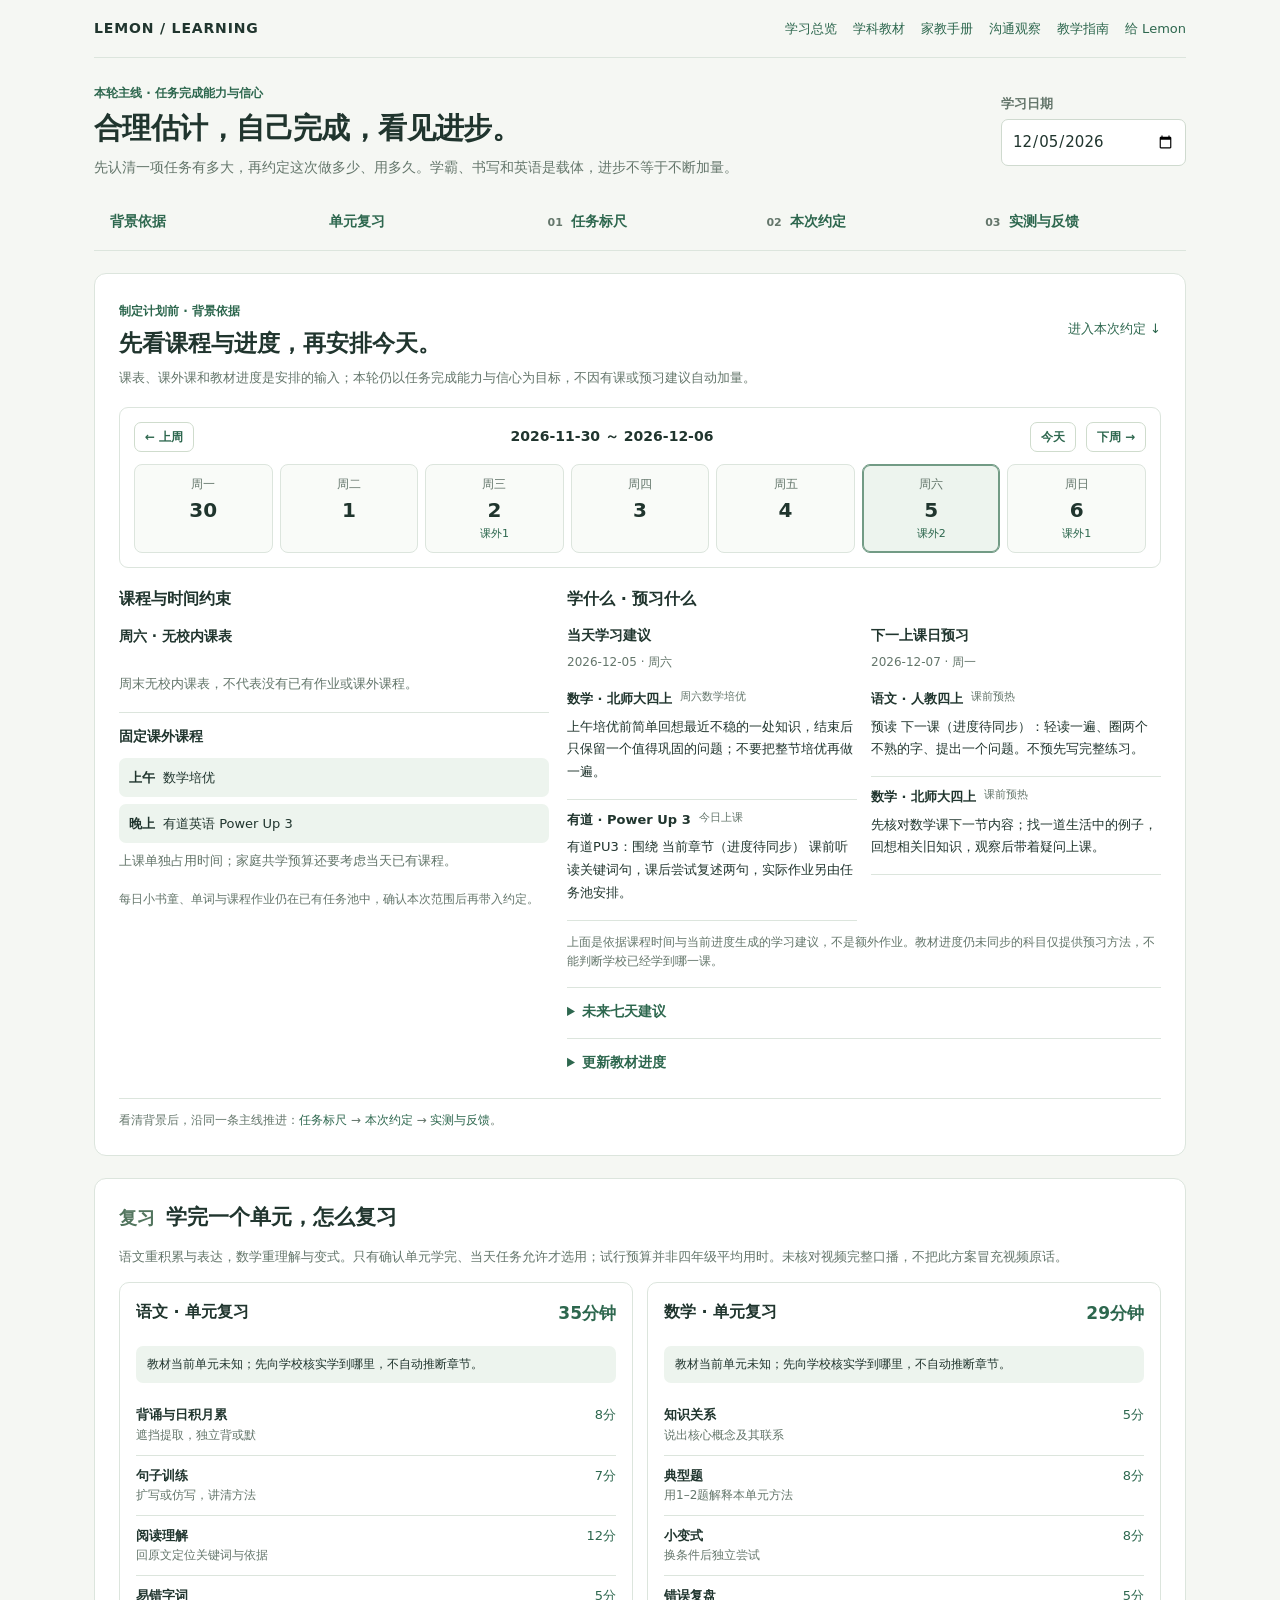
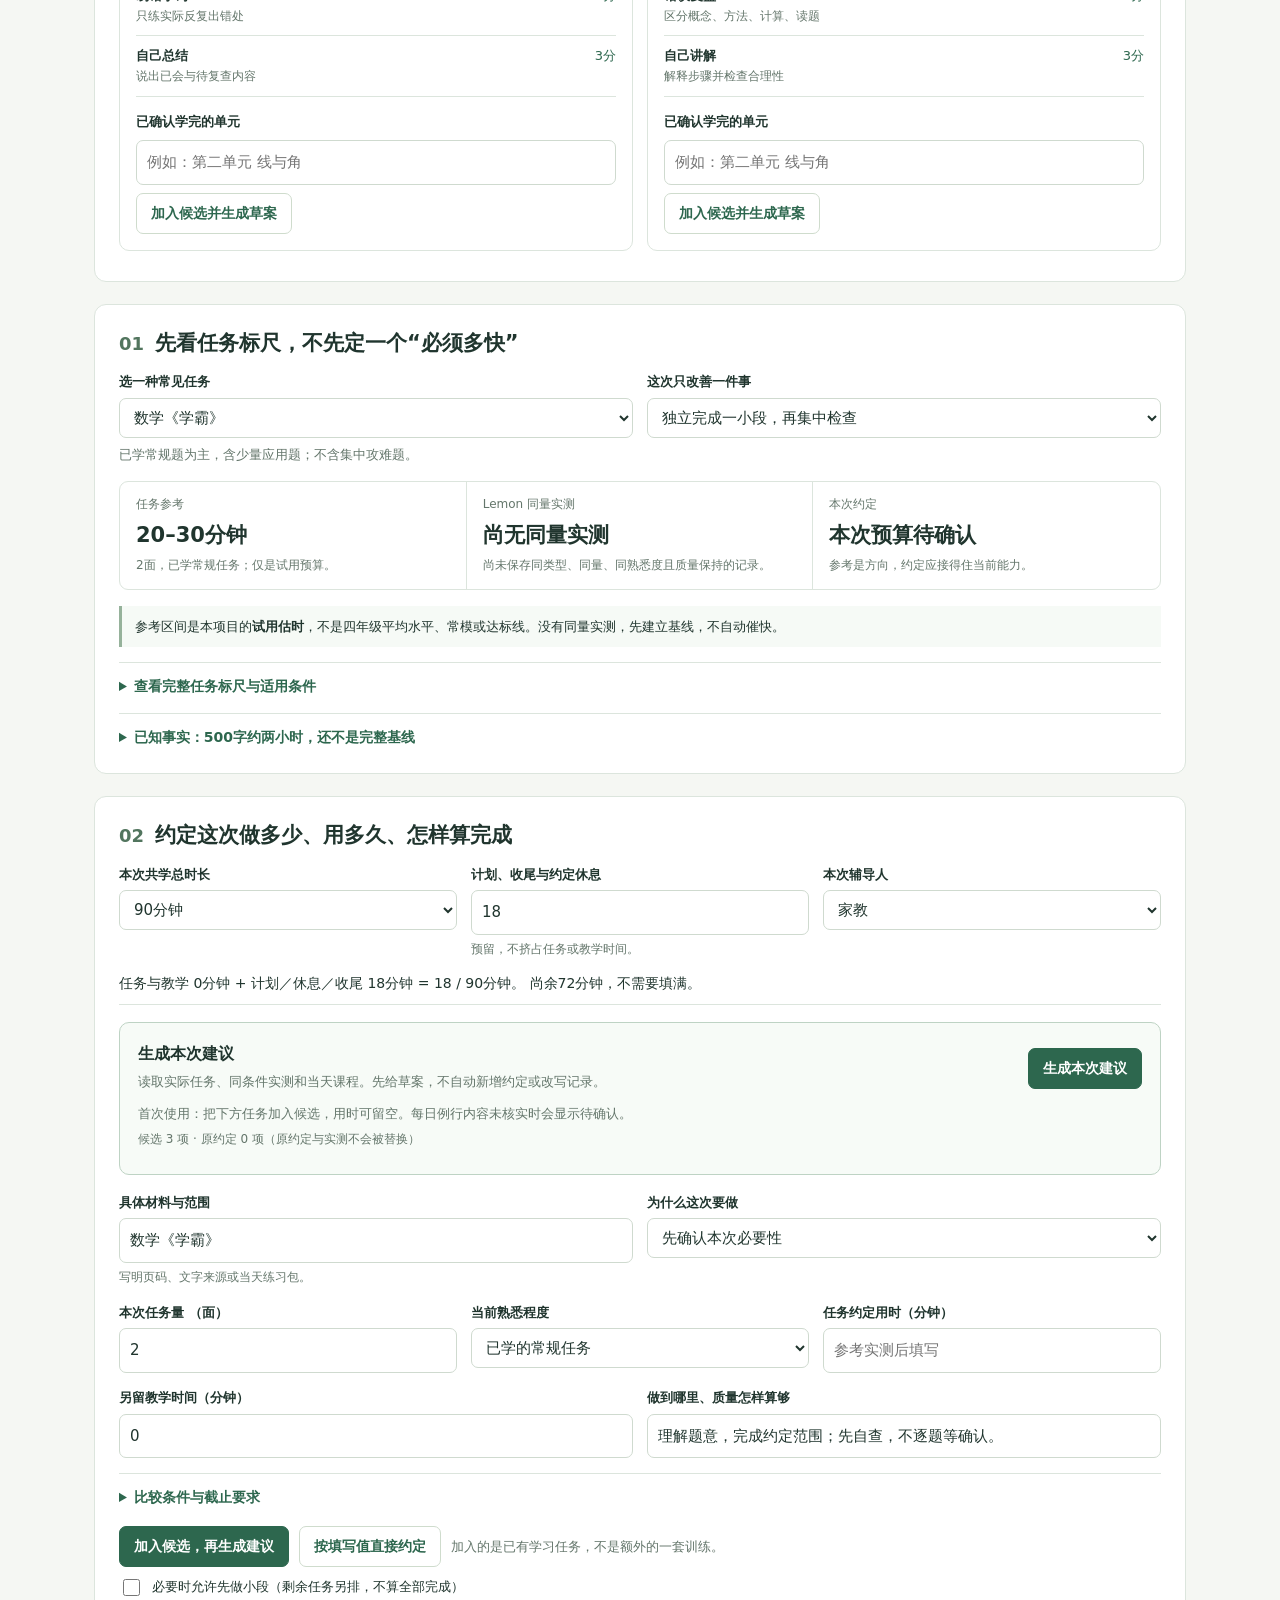
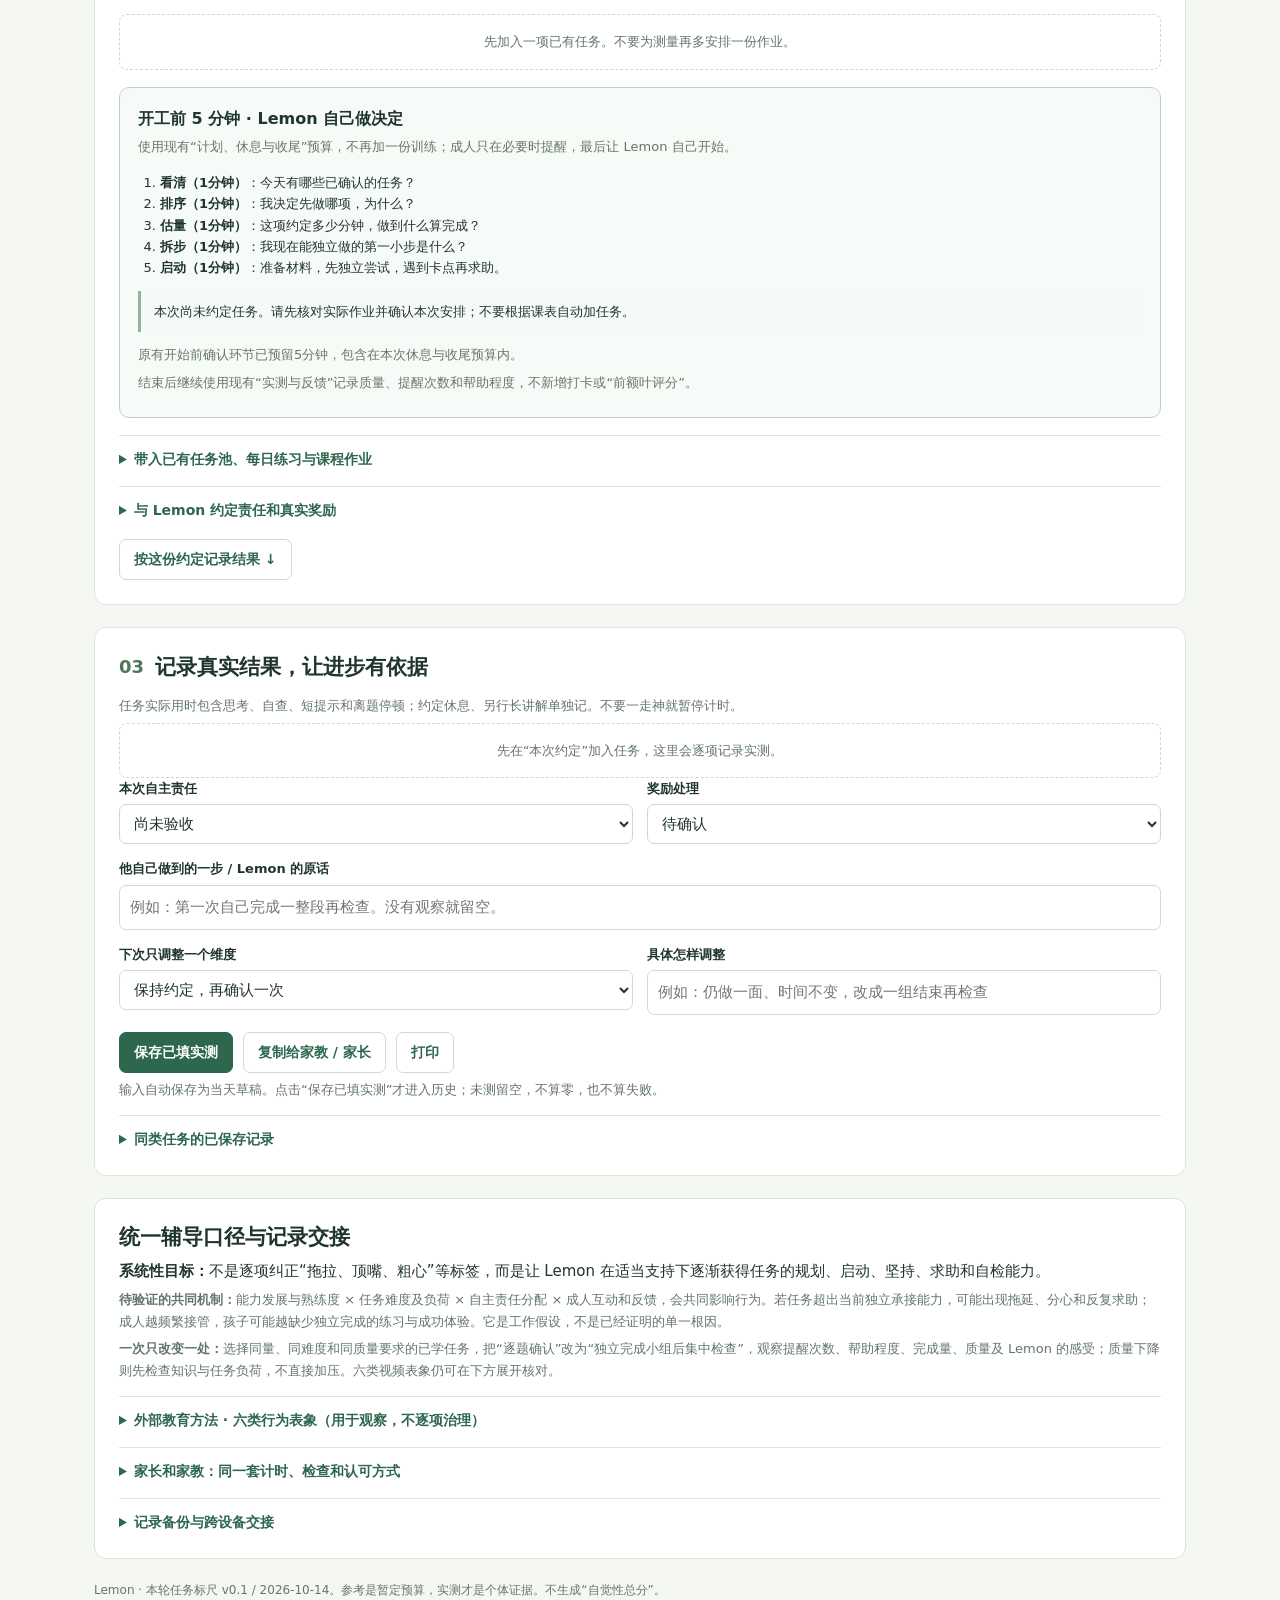
<file: docs/index.html>
<!doctype html>
<html lang="zh-CN">
<head><meta charset="utf-8"><meta name="viewport" content="width=device-width,initial-scale=1"><meta name="theme-color" content="#f5f7f3"><meta name="description" content="Lemon 任务标尺：区分参考用时、真实表现和本次约定，通过可兑现的小进步建立独立任务完成能力与信心。"><title>Lemon · 任务完成与信心</title><link rel="stylesheet" href="./task-ruler.css?v=20261014-1"><link rel="stylesheet" href="./learning-background.css?v=20261014-1"><link rel="stylesheet" href="./plan-generator.css?v=20261014-1"><link rel="stylesheet" href="./unit-review.css?v=20261015-1"></head>
<body><div class="shell">
<header class="top"><a class="brand" href="./">LEMON / LEARNING</a><nav class="resources" aria-label="教学资料"><a href="./overview/">学习总览</a><a href="./overview/#subjects">学科教材</a><a href="./tutoring/">家教手册</a><a href="./conversation/">沟通观察</a><a href="./guide/">教学指南</a><a href="./lemon/">给 Lemon</a></nav></header>
<div class="title"><div><span class="eyebrow">本轮主线 · 任务完成能力与信心</span><h1>合理估计，自己完成，看见进步。</h1><p class="lead">先认清一项任务有多大，再约定这次做多少、用多久。学霸、书写和英语是载体，进步不等于不断加量。</p></div><div class="date field"><label for="sessionDate">学习日期</label><input id="sessionDate" type="date" required></div></div>
<nav class="nav" aria-label="本次共学"><a href="#background">背景依据</a><a href="#unit-review">单元复习</a><a href="#stage-goal"><b>01</b>任务标尺</a><a href="#stage-plan"><b>02</b>本次约定</a><a href="#stage-execute"><b>03</b>实测与反馈</a></nav>
<noscript><div class="noscript">当前浏览器没有启用 JavaScript。三个工作区及统一规则仍可阅读；填写、统计与本地保存需要启用 JavaScript。</div></noscript>
<main>
<section class="stage background" id="background" aria-labelledby="backgroundHeading">
<div class="background-heading"><div><span class="eyebrow">制定计划前 · 背景依据</span><h2 id="backgroundHeading">先看课程与进度，再安排今天。</h2></div><a href="#stage-plan">进入本次约定 ↓</a></div>
<p class="note">课表、课外课和教材进度是安排的输入；本轮仍以任务完成能力与信心为目标，不因有课或预习建议自动加量。</p>
<div class="background-calendar" aria-label="选择背景与本次记录共用的日期">
 <div class="background-weekbar"><button type="button" id="backgroundPrev" class="btn small secondary" aria-label="上一周">← 上周</button><strong id="backgroundWeekLabel" aria-live="polite">当前周</strong><div class="row"><button type="button" id="backgroundToday" class="btn small secondary">今天</button><button type="button" id="backgroundNext" class="btn small secondary" aria-label="下一周">下周 →</button></div></div>
 <div class="background-week" id="backgroundDays" aria-label="本周日期"></div>
</div>
<div class="background-layout">
 <section class="background-panel" aria-labelledby="backgroundCoursesTitle">
  <h3 id="backgroundCoursesTitle">课程与时间约束</h3>
  <div class="background-school"><strong id="backgroundSchoolTitle">当天校内课程</strong><ol id="backgroundSchoolLessons" class="background-lessons"></ol><p class="note" id="backgroundSchoolNote">核对老师实际作业，不把课表变成新增任务。</p></div>
  <div class="background-extra"><h4>固定课外课程</h4><div id="backgroundExtraClasses"></div><p class="note">上课单独占用时间；家庭共学预算还要考虑当天已有课程。</p></div>
  <p class="background-routine">每日小书童、单词与课程作业仍在已有任务池中，确认本次范围后再带入约定。</p>
 </section>
<section class="background-panel" id="learningContext" aria-labelledby="learningContextTitle"><h3 id="learningContextTitle">学什么 · 预习什么</h3><div class="guide-grid"><div><h3>当天学习建议</h3><p id="guideTodayDate" class="guide-when"></p><div id="guideToday"></div></div><div><h3>下一上课日预习</h3><p id="guidePreviewDate" class="guide-when"></p><div id="guidePreview"></div></div></div><p id="guideScope" class="note"></p><details><summary>未来七天建议</summary><div id="guideWeek"></div></details><details><summary>更新教材进度</summary><p id="guideOrigin" class="note"></p><datalist id="guideMathUnits"><option value="认识更大的数"><option value="线与角"><option value="整数乘法（二）"><option value="我们生活的空间（二）"><option value="运算律"><option value="图形的奥秘"><option value="运用数量关系解决问题"><option value="数据的表示和分析（一）"></datalist><div id="guideProgressForm"></div><div class="actions"><button type="button" class="btn secondary" id="guideCopyProgress">复制进度摘要</button><button type="button" class="btn secondary" id="guideResetProgress">恢复仓库进度</button></div></details><p id="guideStatus" class="school-note" role="status"></p></section>
</div>
<div id="calendar" hidden aria-hidden="true"></div>
<p class="background-link">看清背景后，沿同一条主线推进：<a href="#stage-goal">任务标尺</a> → <a href="#stage-plan">本次约定</a> → <a href="#stage-execute">实测与反馈</a>。</p>
</section>
<section class="stage" id="unit-review" aria-labelledby="unitReviewHeading">
<div class="section-head"><span class="index">复习</span><h2 id="unitReviewHeading">学完一个单元，怎么复习</h2></div>
<p class="note">语文重积累与表达，数学重理解与变式。只有确认单元学完、当天任务允许才选用；试行预算并非四年级平均用时。未核对视频完整口播，不把此方案冒充视频原话。</p>
<div class="unit-review-grid" id="unitReviewCards"></div><p id="unitReviewStatus" class="school-note" role="status" aria-live="polite"></p>
</section>
<section class="stage" id="stage-goal" aria-labelledby="rulerHeading">
<div class="section-head"><span class="index">01</span><h2 id="rulerHeading">先看任务标尺，不先定一个“必须多快”</h2></div>
<div class="grid"><div class="field"><label for="template">选一种常见任务</label><select id="template" aria-describedby="templateScope"></select></div><div class="field"><label for="focus">这次只改善一件事</label><select id="focus"><option>独立完成一小段，再集中检查</option><option>连续完成约定任务，减少离题停顿</option><option>先自查，再请成人确认</option><option>保持一处书写规范</option><option>质量不下降，逐步缩短用时</option></select></div></div>
<p class="note" id="templateScope"></p>
<div class="metrics"><div class="metric"><label>任务参考</label><strong id="referenceTime">待选任务</strong><small id="referenceScope"></small></div><div class="metric"><label>Lemon 同量实测</label><strong id="baselineTime">尚无记录</strong><small id="baselineNote">不把其他字数、题量或讲解条件的记录直接套用。</small></div><div class="metric"><label>本次约定</label><strong id="plannedTime">由成人与 Lemon 确认</strong><small>参考是方向，约定应接得住当前能力。</small></div></div>
<p class="notice">参考区间是本项目的<strong>试用估时</strong>，不是四年级平均水平、常模或达标线。没有同量实测，先建立基线，不自动催快。</p>
<details id="rulerCatalog"><summary>查看完整任务标尺与适用条件</summary><div class="scroll"><table><caption>已学、常规任务；包含读题、思考、书写与自查。较长教学和约定休息另记。不按页数、字数线性推算。</caption><thead><tr><th>任务</th><th>可比较的范围</th><th>试用参考</th><th>最低质量要求</th></tr></thead><tbody id="rulerRows"></tbody></table></div></details>
<details><summary>已知事实：500字约两小时，还不是完整基线</summary><p>家长反馈：约500字作文抄写，整件事耗时约120分钟。任务原文、难度、实际动笔、离题停顿和长讲解各占多少尚未记录。</p><p>这条观察单独保留，不作为新测量，不用它推算100字用时。中文从较短段落起步；同等质量稳定后再增加任务量。英文按单词、行或短段计，不套中文500字。</p></details>
</section>
<section class="stage" id="stage-plan" aria-labelledby="planHeading">
<div class="section-head"><span class="index">02</span><h2 id="planHeading">约定这次做多少、用多久、怎样算完成</h2></div>
<div class="grid3"><div class="field"><label for="sessionTotal">本次共学总时长</label><select id="sessionTotal"><option value="60">60分钟</option><option value="75">75分钟</option><option value="90">90分钟</option></select></div><div class="field"><label for="overhead">计划、收尾与约定休息</label><input id="overhead" type="number" min="0" max="90" step="1" value="18"><small>预留，不挤占任务或教学时间。</small></div><div class="field"><label for="owner">本次辅导人</label><select id="owner"><option>家教</option><option>家长</option></select></div></div>
<div class="budget" id="budget" aria-live="polite">先选任务并确认本次预算。</div>
<section class="planner-box" id="planGenerator" aria-labelledby="generatorHeading">
<div class="planner-head"><div><h3 id="generatorHeading">生成本次建议</h3><p class="note">读取实际任务、同条件实测和当天课程。先给草案，不自动新增约定或改写记录。</p></div><button class="btn" id="generatePlan" type="button">生成本次建议</button></div>
<p id="generatorHint" class="note">首次使用：把下方任务加入候选，用时可留空。每日例行内容未核实时会显示待确认。</p>
<div id="generatorCandidates"></div><div id="generatedPlan"></div><div id="adoptedGaps" class="note" aria-live="polite"></div>
</section>
<form id="taskForm">
<div class="grid"><div class="field"><label for="taskName">具体材料与范围</label><input id="taskName" required maxlength="160" placeholder="例如：数学《学霸》P26–27"><small>写明页码、文字来源或当天练习包。</small></div><div class="field"><label for="necessity">为什么这次要做</label><select id="necessity" required><option value="">先确认本次必要性</option><option value="required">实际必交任务</option><option value="important">已发现的薄弱点 / 有明确目标</option><option value="routine">例行课程练习</option><option value="optional">可顺延的巩固 / 训练</option></select></div></div>
<div class="grid3" style="margin-top:14px"><div class="field"><label for="quantity">本次任务量 <span id="unitLabel"></span></label><input id="quantity" type="number" min="0.1" step="0.1" required></div><div class="field"><label for="familiarity">当前熟悉程度</label><select id="familiarity"><option value="familiar">已学的常规任务</option><option value="hard">已学但难度较高</option><option value="learning">尚不会，需要先教</option></select></div><div class="field"><label for="taskMinutes">任务约定用时（分钟）</label><input id="taskMinutes" type="number" min="1" max="180" step="1" required placeholder="参考实测后填写"></div></div>
<div class="grid" style="margin-top:14px"><div class="field"><label for="teachingMinutes">另留教学时间（分钟）</label><input id="teachingMinutes" type="number" min="0" max="120" step="1" value="0" required></div><div class="field"><label for="qualityRule">做到哪里、质量怎样算够</label><input id="qualityRule" required maxlength="180" placeholder="例如：字迹可辨、不漏抄，只抓口的笔顺"></div></div>
<details><summary>比较条件与截止要求</summary><div class="grid"><div class="field"><label for="comparisonGroup">可比较的任务组</label><input id="comparisonGroup" maxlength="120"><small>同材料类型、密度与质量要求才比较；任务组改变则建立新基线。</small></div><div class="field"><label for="deadline">实际截止日期（未确认留空）</label><input id="deadline" type="date"></div></div></details>
<div class="actions"><button class="btn" type="button" id="stageCandidate">加入候选，再生成建议</button><button class="btn secondary" type="submit" id="addRecord">按填写值直接约定</button><span class="note">加入的是已有学习任务，不是额外的一套训练。</span></div>
<label class="check"><input type="checkbox" id="plannerSplit"><span>必要时允许先做小段（剩余任务另排，不算全部完成）</span></label>
</form>
<div id="planList" style="margin-top:15px"></div>
<section class="planner-box" id="startRitual" aria-labelledby="startRitualHeading">
<div class="planner-head"><div><h3 id="startRitualHeading">开工前 5 分钟 · Lemon 自己做决定</h3><p class="note">使用现有“计划、休息与收尾”预算，不再加一份训练；成人只在必要时提醒，最后让 Lemon 自己开始。</p></div></div>
<ol style="padding-left:22px;margin:10px 0;font-size:13px">
<li><b>看清（1分钟）</b>：今天有哪些已确认的任务？</li>
<li><b>排序（1分钟）</b>：我决定先做哪项，为什么？</li>
<li><b>估量（1分钟）</b>：这项约定多少分钟，做到什么算完成？</li>
<li><b>拆步（1分钟）</b>：我现在能独立做的第一小步是什么？</li>
<li><b>启动（1分钟）</b>：准备材料，先独立尝试，遇到卡点再求助。</li>
</ol>
<p id="startRitualTask" class="notice" aria-live="polite">尚未确认本次任务；先在上方生成并采用约定。</p>
<p id="startRitualBudget" class="note"></p>
<p class="note">结束后继续使用现有“实测与反馈”记录质量、提醒次数和帮助程度，不新增打卡或“前额叶评分”。</p>
</section>

<details id="legacyPool"><summary>带入已有任务池、每日练习与课程作业</summary><p>旧任务的“预计分钟”只作旧预算，不冒充实测，也不自动认定已完成。填入本次范围、教学和完成标准后才加入约定。</p><div id="poolCandidates"></div></details>
<details><summary>与 Lemon 约定责任和真实奖励</summary><div class="grid"><div class="field"><label for="commitment">Lemon 这次自己负责</label><input id="commitment" maxlength="180" placeholder="例如：先自己做完三题，不逐题找成人判对错"></div><div class="field"><label for="reward">达成后兑现的奖励</label><select id="reward"><option>听故事20分钟</option><option>玩游戏15分钟</option><option>看游戏视频10分钟</option><option>亲子游戏20分钟</option><option>按已有家庭约定</option></select></div></div><label class="check"><input id="confirmed" type="checkbox"><span>已一起确认任务量、时间、质量与责任；完成后不临时加码。</span></label><p>奖励看本次合理约定是否兑现，不与其他孩子比，也不以安静坐满、全对或达到参考速度为条件。</p></details>
<div class="actions"><a class="btn secondary" href="#stage-execute">按这份约定记录结果 ↓</a></div>
</section>
<section class="stage" id="stage-execute" aria-labelledby="resultHeading">
<div class="section-head"><span class="index">03</span><h2 id="resultHeading">记录真实结果，让进步有依据</h2></div>
<p class="note">任务实际用时包含思考、自查、短提示和离题停顿；约定休息、另行长讲解单独记。不要一走神就暂停计时。</p>
<div id="results"></div>
<div class="grid"><div class="field"><label for="fulfilled">本次自主责任</label><select id="fulfilled"><option value="">尚未验收</option><option value="yes">已兑现</option><option value="partial">部分兑现</option><option value="no">未兑现，先找具体原因</option></select></div><div class="field"><label for="rewardState">奖励处理</label><select id="rewardState"><option>待确认</option><option>已获得，待兑现</option><option>已兑现</option><option>本次未获得，不清零过去进步</option></select></div><div class="field wide"><label for="confidence">他自己做到的一步 / Lemon 的原话</label><input id="confidence" maxlength="220" placeholder="例如：第一次自己完成一整段再检查。没有观察就留空。"></div></div>
<div class="grid" style="margin-top:14px"><div class="field"><label for="nextAxis">下次只调整一个维度</label><select id="nextAxis"><option>保持约定，再确认一次</option><option>帮助方式 / 提醒程度</option><option>任务量</option><option>任务时间</option><option>一处质量要求</option></select></div><div class="field"><label for="nextStep">具体怎样调整</label><input id="nextStep" maxlength="220" placeholder="例如：仍做一面、时间不变，改成一组结束再检查"></div></div>
<div class="actions"><button id="saveMeasurements" class="btn" type="button">保存已填实测</button><button id="copyRecord" class="btn secondary" type="button">复制给家教 / 家长</button><button id="print" class="btn secondary" type="button">打印</button></div>
<p class="note">输入自动保存为当天草稿。点击“保存已填实测”才进入历史；未测留空，不算零，也不算失败。</p>
<details><summary>同类任务的已保存记录</summary><div id="history"></div></details>
</section>
<section class="stage" id="context" aria-labelledby="contextHeading"><h2 id="contextHeading">统一辅导口径与记录交接</h2>
<p><strong>系统性目标：</strong>不是逐项纠正“拖拉、顶嘴、粗心”等标签，而是让 Lemon 在适当支持下逐渐获得任务的规划、启动、坚持、求助和自检能力。</p>
<p class="note"><strong>待验证的共同机制：</strong>能力发展与熟练度 × 任务难度及负荷 × 自主责任分配 × 成人互动和反馈，会共同影响行为。若任务超出当前独立承接能力，可能出现拖延、分心和反复求助；成人越频繁接管，孩子可能越缺少独立完成的练习与成功体验。它是工作假设，不是已经证明的单一根因。</p>
<p class="note"><strong>一次只改变一处：</strong>选择同量、同难度和同质量要求的已学任务，把“逐题确认”改为“独立完成小组后集中检查”，观察提醒次数、帮助程度、完成量、质量及 Lemon 的感受；质量下降则先检查知识与任务负荷，不直接加压。六类视频表象仍可在下方展开核对。</p>

<details id="external-habit-source">
<summary>外部教育方法 · 六类行为表象（用于观察，不逐项治理）</summary>
<p>来自用户分享的抖音「俩娃奶爸大洋哥」<a href="https://v.douyin.com/gPpmPEY4xUY/" target="_blank" rel="noopener noreferrer">《比成绩差更可怕的坏习惯》</a>：以下六条是用户补充的内容，不代表已核实原视频逐字口播，更不代表 Lemon 已经存在全部问题。</p>
<div class="scroll"><table><thead><tr><th>视频所说</th><th>与 Lemon 已有信息的关系</th><th>可执行的辅导方式</th></tr></thead><tbody>
<tr><td>写作业慢、做事拖拉</td><td>已报告约500字抄写整件事约120分钟、逐题确认；尚未拆出真实书写、思考和停顿用时</td><td>先约定短范围和完成标准；记录真实用时及帮助，不凭总时长判定拖拉</td></tr>
<tr><td>没有敬畏，把师长的话当耳旁风</td><td>缺少能直接支持这种判断的具体事件</td><td>把要求说清并确认孩子是否理解；区分听不懂、忘记和明知约定后未履行</td></tr>
<tr><td>与父母顶嘴、讲条件</td><td>未有足够的稳定行为证据；表达不同意见并不自动等于不尊重</td><td>任务开始前允许讨论合理范围，双方确认后按约定执行；不以压制提问作为目标</td></tr>
<tr><td>很懒、不愿意多写字</td><td>确有较长书写任务和书写规范问题，但原因尚不能归为懒惰</td><td>排查字形笔顺、书写负担、材料难度；从能完成的小段建立基线，不惩罚性加抄</td></tr>
<tr><td>听讲不认真、爱走神</td><td>尚缺针对校内课堂的具体观察；线上课参与表现不可直接外推</td><td>让老师或家教观察在哪段任务中断，再用一次小任务检查是否听懂</td></tr>
<tr><td>粗心、简单题常错</td><td>已有乘法数位、漏条件、自检等具体观察，但需按题区分知识和注意失误</td><td>只选一类错误，讲清算理或定位条件，独立完成小变式后检查</td></tr>
</tbody></table></div>
<p><strong>本轮采纳：</strong>不新增六项惩戒、评分或训练；继续通过「开工前约定 → 独立做小组 → 集中检查 → 实测与反馈」改善可观察的完成行为。只有多次具体事件表明现有方法不足，才考虑改变当前 Top 目标。</p>
</details>
<details><summary>家长和家教：同一套计时、检查和认可方式</summary><div class="context-grid"><div><h3>开始前</h3><p>先看实际材料、必要性和难度。参考用时是方向，最近真实表现决定本次约定；没有数据先观察。成人掌握总量，Lemon 参与顺序和责任。</p><h3>执行中</h3><p>引导 → 一起试 → Lemon 自己完成小段 → 集中检查。真正不会就教，长讲解另记。一次只抓一个规范或一个独立行为，不逐字逐题打断。</p></div><div><h3>结束时</h3><p>同时看任务量、用时、质量和帮助。未达成先判断估量是否合理、知识是否会、过程在哪里中断；不直接归为态度差。</p><h3>下次</h3><p>同等质量下减少提醒、缩短用时或增加连续完成量，都可能是进步。先稳定，再只改一个维度。奖励照事先约定，不因进步加任务。</p></div></div></details>

<details><summary>记录备份与跨设备交接</summary><p>页面没有云端数据库。记录只在当前设备、浏览器和域名；家教与家长通过复制记录交接，换域名前先导出。旧任务池和教材草稿仍保留，不会自动变成实测。</p><div class="actions"><button type="button" class="btn secondary" id="exportData">导出本地备份</button><label class="btn secondary" for="importData">导入备份</label><input id="importData" class="no-print" type="file" accept=".json,application/json" hidden></div></details>
</section>
</main><footer class="footer">Lemon · 本轮任务标尺 v0.1 / 2026-10-14。参考是暂定预算，实测才是个体证据。不生成“自觉性总分”。</footer></div><div id="status" class="toast" role="status" aria-live="polite" hidden></div>
<script src="./plan-engine.js?v=20261014-1"></script><script src="./task-ruler.js?v=20261015-1"></script><script src="./plan-generator.js?v=20261015-2"></script><script src="./learning-background.js?v=20261014-1"></script><script src="./learning-guide.js?v=20261015-1" defer></script><script src="./unit-review.js?v=20261015-1" defer></script></body></html>
</file>
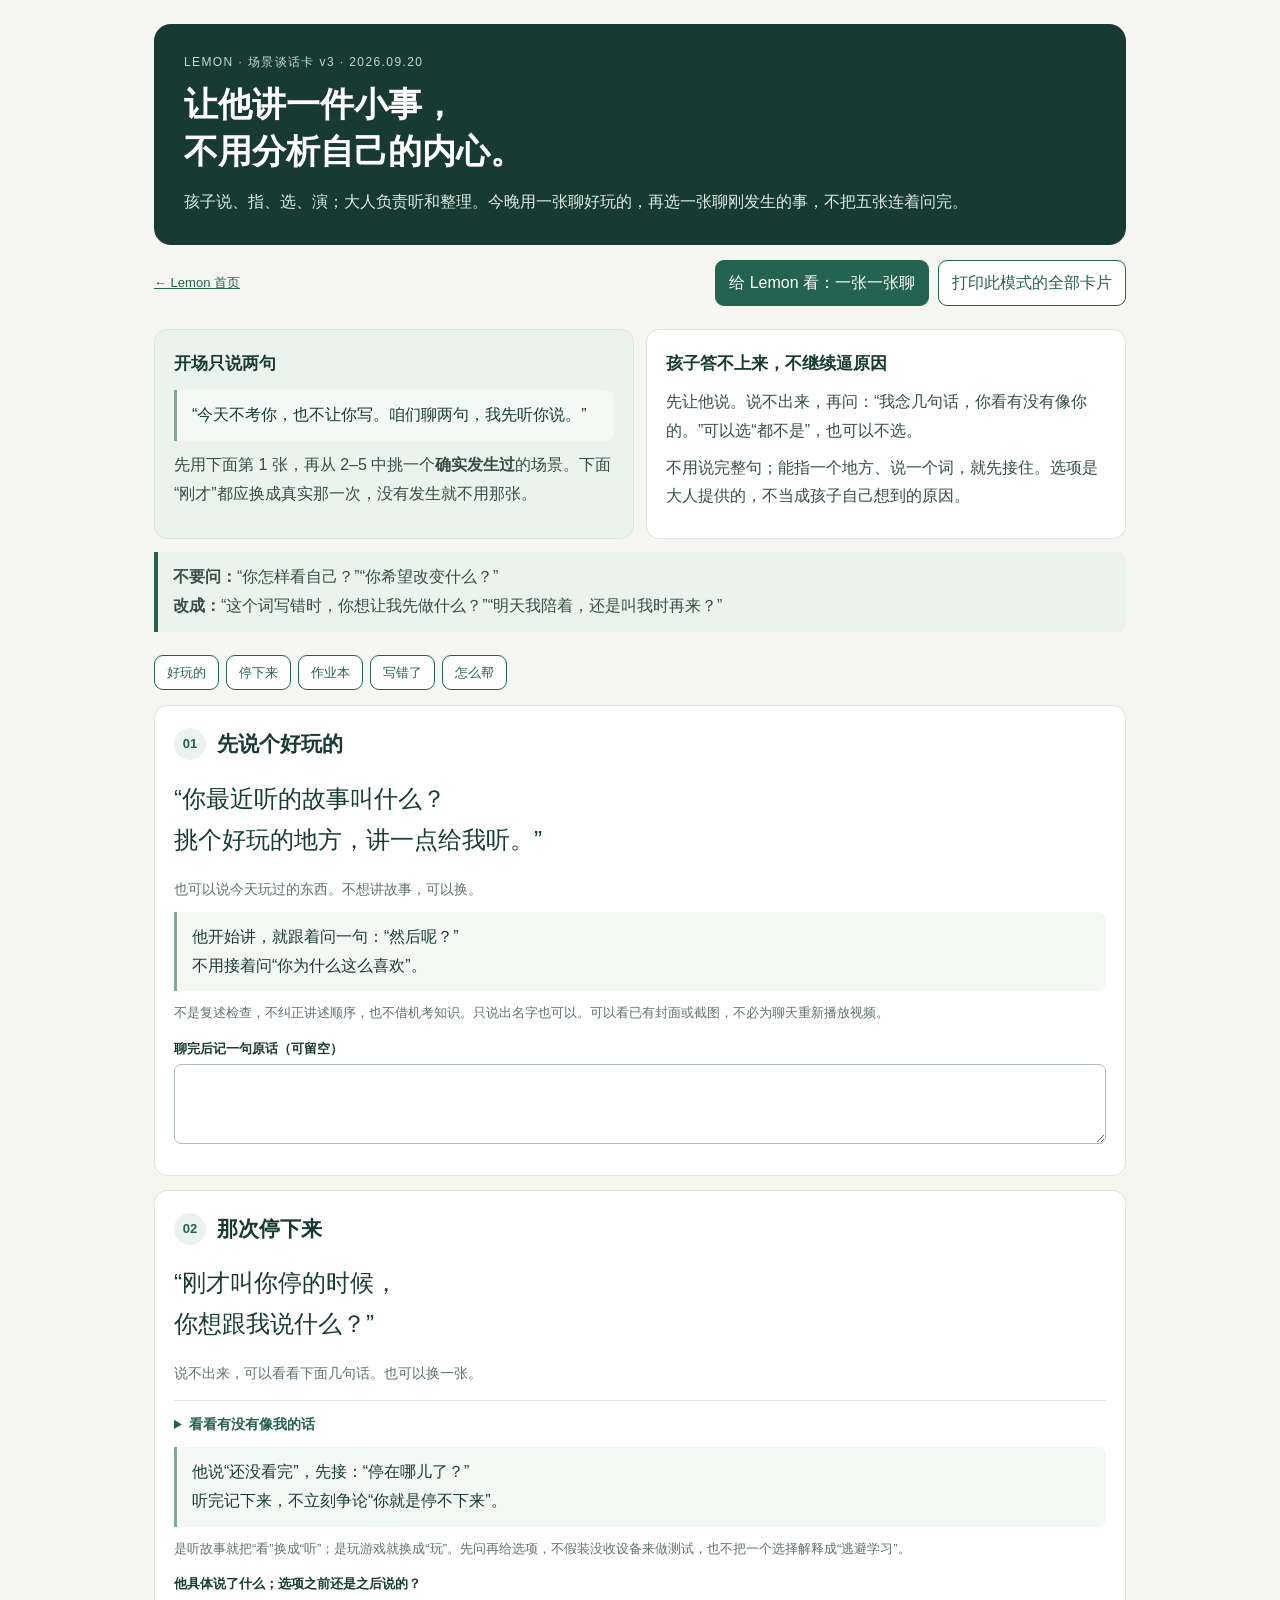
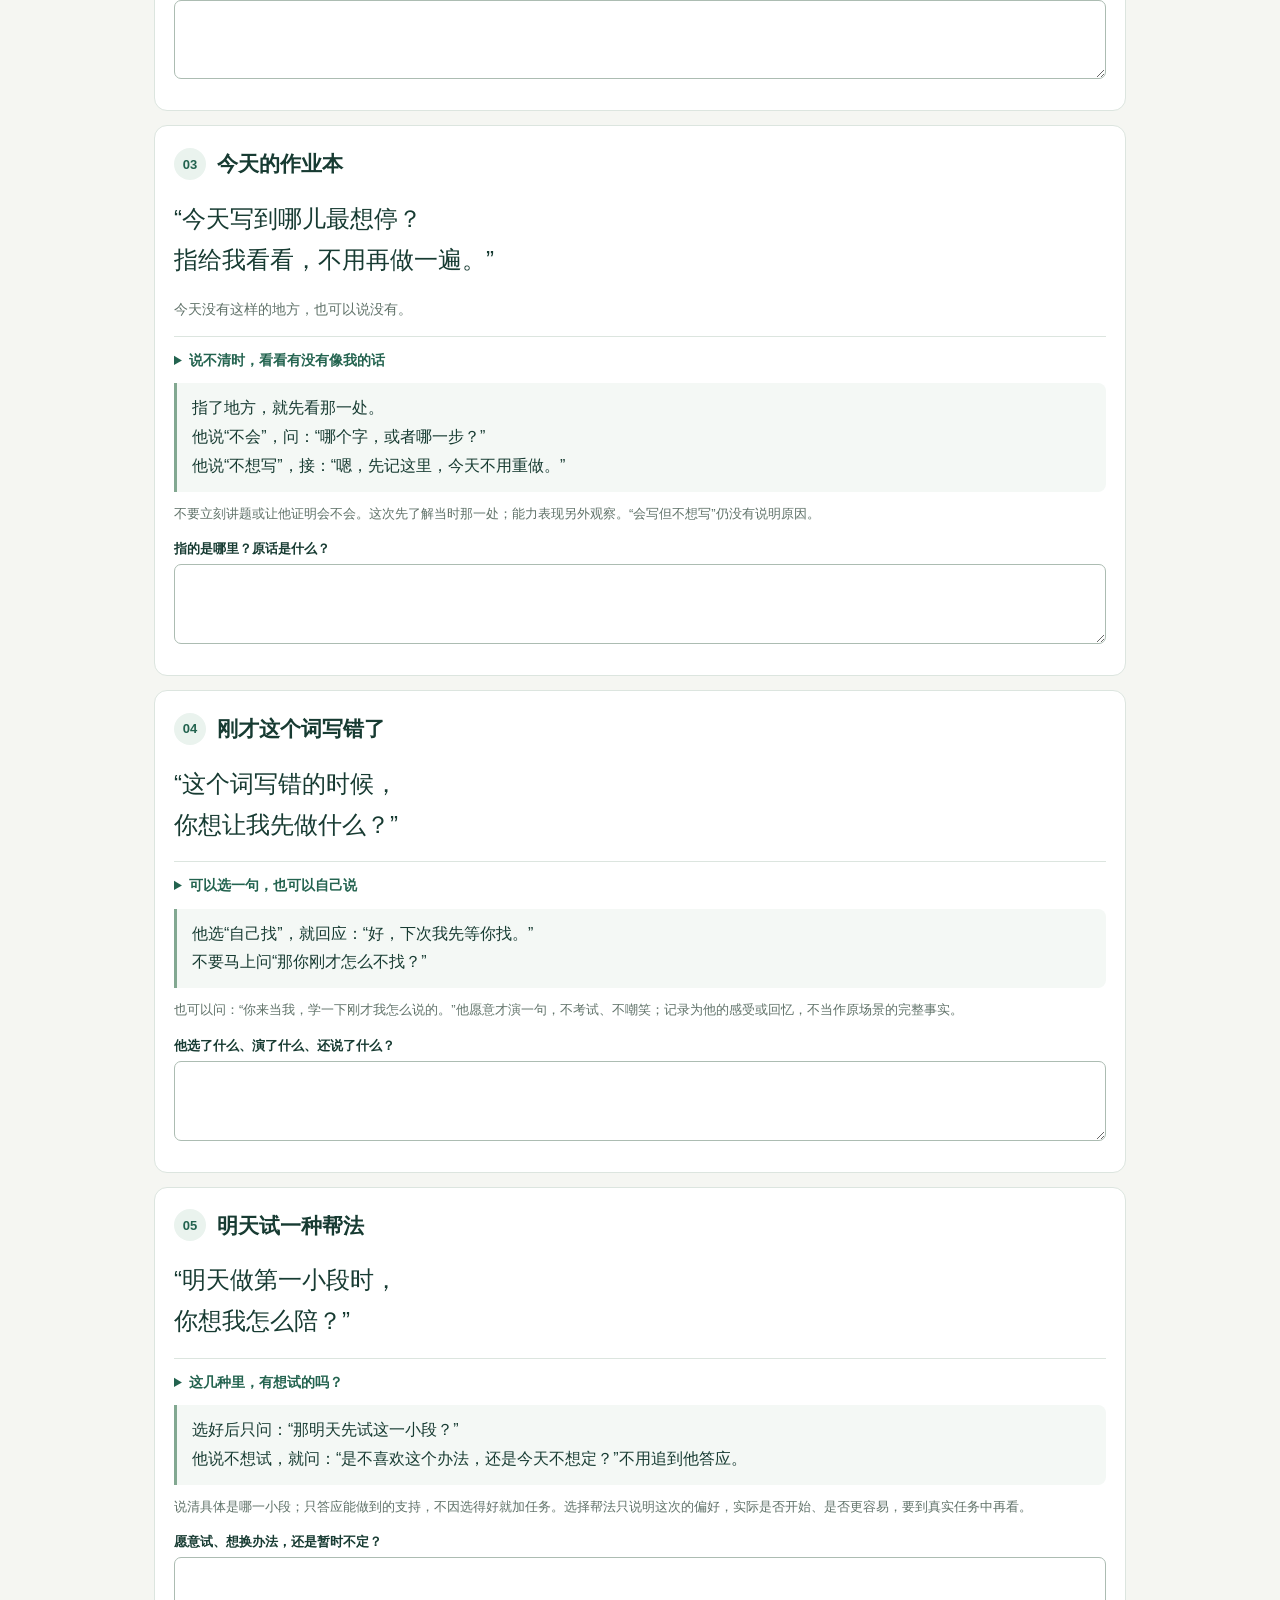
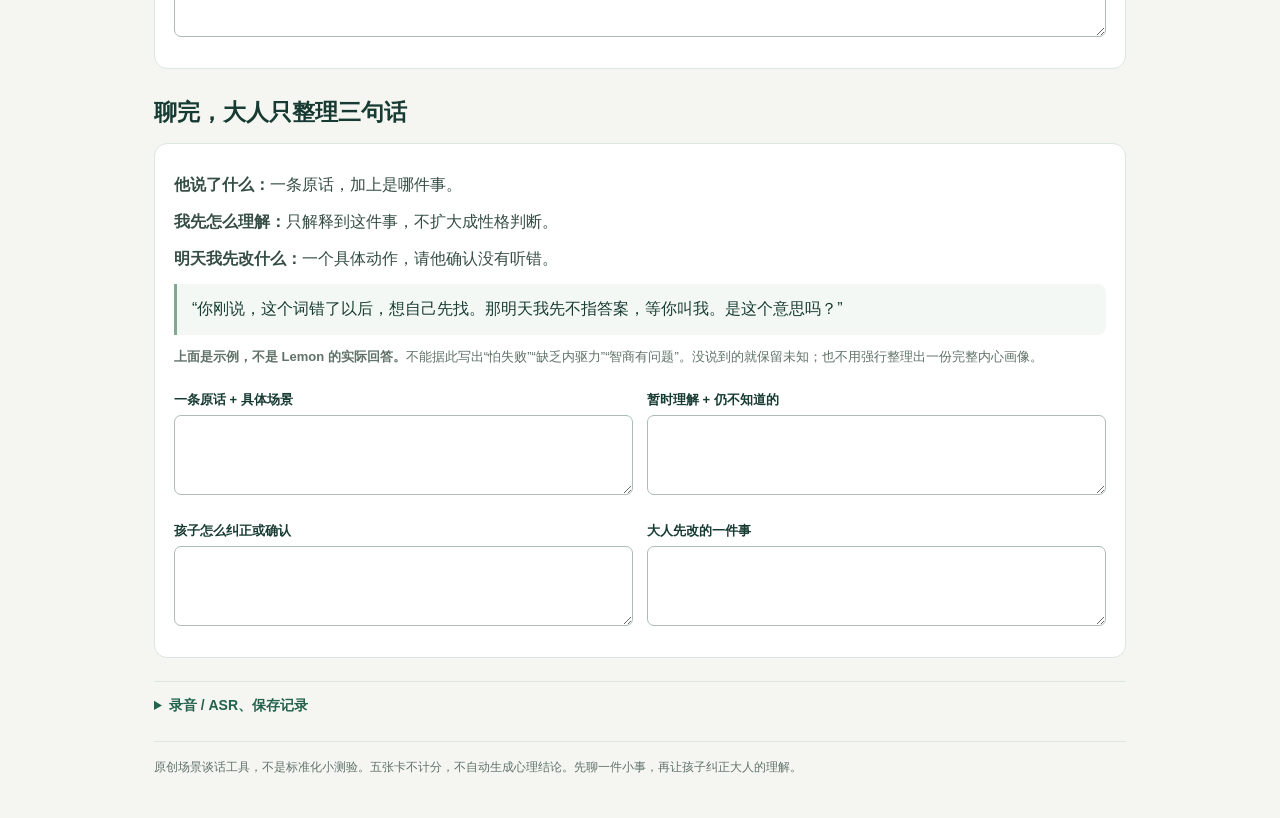
<file: docs/conversation/index.html>
<!doctype html>
<html lang="zh-CN">
<head>
<meta charset="utf-8"><meta name="viewport" content="width=device-width,initial-scale=1">
<meta name="description" content="从故事、作业、纠错这些小场景聊起。孩子可以说、指、选或演，不用解释心理原因。">
<title>Lemon｜聊一件小事</title>
<style>
:root{--bg:#f5f6f2;--ink:#173b32;--text:#354d44;--green:#23634f;--mint:#eaf3ee;--line:#dce5df;--muted:#607269;--sand:#f6efdf}*{box-sizing:border-box}body{margin:0;background:var(--bg);color:var(--text);font:16px/1.8 -apple-system,BlinkMacSystemFont,"PingFang SC","Microsoft YaHei",sans-serif}a{color:var(--green)}button,input,textarea{font:inherit}button{cursor:pointer;border:1px solid var(--green);border-radius:9px;padding:8px 13px;background:var(--green);color:white}button.secondary{background:white;color:var(--green)}button:disabled{opacity:.45;cursor:default}:focus-visible{outline:3px solid #b39651;outline-offset:3px}.wrap{max-width:1020px;margin:auto;padding:24px}.hero{background:var(--ink);color:white;padding:28px 30px;border-radius:17px}.eyebrow{font-size:12px;letter-spacing:1.4px;color:#c5d9cf}h1{font-size:34px;line-height:1.4;margin:7px 0 12px}.hero p{margin:0;color:#e0ece5}h2{font-size:23px;color:var(--ink);margin:0 0 10px}h3{font-size:17px;color:var(--ink);margin:0 0 7px}p{margin:8px 0}.toolbar{display:flex;gap:9px;flex-wrap:wrap;align-items:center;margin:15px 0}.home{margin-right:auto;font-size:13px}.section{margin:23px 0}.card{background:white;border:1px solid var(--line);border-radius:13px;padding:19px;margin-bottom:14px}.grid{display:grid;grid-template-columns:1fr 1fr;gap:12px}.grid .card{margin:0}.mint{background:var(--mint)}.sand{background:var(--sand)}.small{font-size:13px;color:var(--muted)}.quote{background:#f4f8f5;border-left:3px solid #82a891;padding:11px 15px;border-radius:0 8px 8px 0;margin:10px 0;color:var(--ink)}.scene-head{display:flex;gap:11px;align-items:center}.number{display:grid;place-items:center;width:32px;height:32px;border-radius:50%;background:var(--mint);color:var(--green);font-weight:800;font-size:13px}.scene-head h2{margin:0;font-size:21px}.question{font-size:24px;line-height:1.7;color:var(--ink);margin:16px 0}.child-only{display:none}.hint{font-size:14px;color:var(--muted)}details{margin-top:14px;border-top:1px solid var(--line);padding-top:11px}summary{cursor:pointer;color:var(--green);font-size:14px;font-weight:650}.choices{display:flex;flex-wrap:wrap;gap:9px;margin:13px 0}.choices button{background:white;border:1px solid #aebeb4;color:var(--ink);padding:10px 14px}.choices button[aria-pressed=true]{background:var(--mint);border:2px solid var(--green);padding:9px 13px}.picked{font-size:13px;color:var(--green);min-height:23px}.field{display:block;margin:12px 0}.field span{display:block;font-size:13px;font-weight:650;color:var(--ink);margin-bottom:4px}input,textarea{display:block;width:100%;border:1px solid #acbcb2;border-radius:7px;padding:10px;background:white;color:var(--ink);min-width:0}textarea{min-height:78px;resize:vertical}.raw{min-height:160px}.field-grid{display:grid;grid-template-columns:1fr 1fr;gap:0 14px}.field-grid .wide{grid-column:1/-1}.rule{border-left:4px solid var(--green);padding:11px 15px;background:var(--mint);margin:13px 0;border-radius:0 8px 8px 0}.print-value{display:none}.status{font-size:13px;color:var(--green);min-height:25px}.footer{border-top:1px solid var(--line);padding:15px 0;font-size:12px;color:var(--muted)}.navigation{display:none}.scene-tabs{display:flex;gap:7px;flex-wrap:wrap;margin:15px 0}.scene-tabs button{font-size:13px;padding:5px 12px}.end-card{margin-top:15px}body[data-mode=child] .adult{display:none!important}body[data-mode=child] .child-only{display:block}body[data-mode=child] .scene:not(.active){display:none}body[data-mode=child] .navigation{display:flex;justify-content:space-between;align-items:center;gap:12px}body[data-mode=child] .wrap{max-width:880px}body[data-mode=child] .scene{padding:25px}body[data-mode=child] .question{font-size:27px}body[data-mode=child] #cards{margin-top:18px}.counter{font-size:13px;color:var(--muted)}@media(max-width:640px){.wrap{padding:13px}.hero{padding:22px 20px}h1{font-size:28px}.grid,.field-grid{grid-template-columns:1fr}.home{width:100%}.question{font-size:22px}.card{padding:16px}body[data-mode=child] .scene{padding:19px}body[data-mode=child] .question{font-size:23px}.choices button{width:100%;text-align:left}.navigation{flex-wrap:wrap}h2{font-size:21px}}@media print{@page{size:A4;margin:14mm}body{background:white;font-size:11pt;color:#17271f}.wrap{max-width:none;padding:0}.hero{background:white;color:var(--ink);border:1px solid #adbdaf;padding:12px;border-radius:0}.hero p,.eyebrow{color:var(--ink)}h1{font-size:23pt}.toolbar,.navigation,.no-print,.status,.scene-tabs{display:none!important}.card,.rule,.quote{break-inside:avoid}.scene-head{break-after:avoid}.grid,.field-grid{display:block}.grid .card{margin-bottom:9px}.field input,.field textarea{display:none}.print-value{display:block;white-space:pre-wrap;overflow-wrap:anywhere;font-size:10pt;min-height:20px}.question{font-size:16pt}.choices button{color:var(--ink);font-size:12pt}.footer{font-size:9pt}body[data-mode=child] .scene:not(.active){display:block}body[data-mode=child] .question{font-size:17pt}body[data-mode=child] .scene{padding:16px}}
</style>
</head>
<body data-mode="parent"><main class="wrap">
<header class="hero"><div class="eyebrow adult">LEMON · 场景谈话卡 v3 · 2026.09.20</div><div class="eyebrow child-only">LEMON · 一次聊一张</div><h1 class="adult">让他讲一件小事，<br>不用分析自己的内心。</h1><h1 class="child-only">挑一张，聊两句。</h1><p class="adult">孩子说、指、选、演；大人负责听和整理。今晚用一张聊好玩的，再选一张聊刚发生的事，不把五张连着问完。</p><p class="child-only">可以讲，也可以指。没有想说的，就换一张。不打分。</p></header>
<div class="toolbar no-print"><a class="home" href="https://feng-y.github.io/lemon-learning/">← Lemon 首页</a><button type="button" id="modeButton" aria-pressed="false">给 Lemon 看：一张一张聊</button><button type="button" class="secondary" id="printButton">打印此模式的全部卡片</button></div>
<noscript><p>可以直接阅读；切换卡片和导出需要 JavaScript。</p></noscript>
<section class="section adult" id="start"><div class="grid"><div class="card mint"><h3>开场只说两句</h3><div class="quote">“今天不考你，也不让你写。咱们聊两句，我先听你说。”</div><p>先用下面第 1 张，再从 2–5 中挑一个<strong>确实发生过</strong>的场景。下面“刚才”都应换成真实那一次，没有发生就不用那张。</p></div><div class="card"><h3>孩子答不上来，不继续逼原因</h3><p>先让他说。说不出来，再问：“我念几句话，你看有没有像你的。”可以选“都不是”，也可以不选。</p><p>不用说完整句；能指一个地方、说一个词，就先接住。选项是大人提供的，不当成孩子自己想到的原因。</p></div></div><div class="rule"><strong>不要问：</strong>“你怎样看自己？”“你希望改变什么？”<br><strong>改成：</strong>“这个词写错时，你想让我先做什么？”“明天我陪着，还是叫我时再来？”</div></section>
<section class="section" id="cards"><div class="scene-tabs no-print" aria-label="选择场景"><button type="button" class="secondary" data-jump="0">好玩的</button><button type="button" class="secondary" data-jump="1">停下来</button><button type="button" class="secondary" data-jump="2">作业本</button><button type="button" class="secondary" data-jump="3">写错了</button><button type="button" class="secondary" data-jump="4">怎么帮</button></div>
<article class="card scene active" id="scene1"><div class="scene-head"><span class="number">01</span><h2>先说个好玩的</h2></div><p class="question">“你最近听的故事叫什么？<br>挑个好玩的地方，讲一点给我听。”</p><p class="hint">也可以说今天玩过的东西。不想讲故事，可以换。</p><div class="adult"><div class="quote">他开始讲，就跟着问一句：“然后呢？”<br>不用接着问“你为什么这么喜欢”。</div><p class="small">不是复述检查，不纠正讲述顺序，也不借机考知识。只说出名字也可以。可以看已有封面或截图，不必为聊天重新播放视频。</p><label class="field"><span>聊完后记一句原话（可留空）</span><textarea data-label="场景1｜孩子原话" id="q1"></textarea></label></div></article>
<article class="card scene" id="scene2"><div class="scene-head"><span class="number">02</span><h2>那次停下来</h2></div><p class="question">“刚才叫你停的时候，<br>你想跟我说什么？”</p><p class="hint">说不出来，可以看看下面几句话。也可以换一张。</p><details class="options"><summary>看看有没有像我的话</summary><div class="choices" data-scene="2"><button type="button" aria-pressed="false">等我看完这段。</button><button type="button" aria-pressed="false">我就是还想看。</button><button type="button" aria-pressed="false">我不想现在写作业。</button><button type="button" aria-pressed="false">都不是。</button><button type="button" aria-pressed="false">现在不想说。</button></div><p class="picked" aria-live="polite"></p></details><div class="adult"><div class="quote">他说“还没看完”，先接：“停在哪儿了？”<br>听完记下来，不立刻争论“你就是停不下来”。</div><p class="small">是听故事就把“看”换成“听”；是玩游戏就换成“玩”。先问再给选项，不假装没收设备来做测试，也不把一个选择解释成“逃避学习”。</p><label class="field"><span>他具体说了什么；选项之前还是之后说的？</span><textarea data-label="场景2｜原话及提示情况" id="q2"></textarea></label></div></article>
<article class="card scene" id="scene3"><div class="scene-head"><span class="number">03</span><h2>今天的作业本</h2></div><p class="question">“今天写到哪儿最想停？<br>指给我看看，不用再做一遍。”</p><p class="hint">今天没有这样的地方，也可以说没有。</p><details class="options"><summary>说不清时，看看有没有像我的话</summary><div class="choices" data-scene="3"><button type="button" aria-pressed="false">这里我不会。</button><button type="button" aria-pressed="false">写得手累了。</button><button type="button" aria-pressed="false">会写，就是不想接着写。</button><button type="button" aria-pressed="false">不是这些。</button><button type="button" aria-pressed="false">今天没有 / 不想说。</button></div><p class="picked" aria-live="polite"></p></details><div class="adult"><div class="quote">指了地方，就先看那一处。<br>他说“不会”，问：“哪个字，或者哪一步？”<br>他说“不想写”，接：“嗯，先记这里，今天不用重做。”</div><p class="small">不要立刻讲题或让他证明会不会。这次先了解当时那一处；能力表现另外观察。“会写但不想写”仍没有说明原因。</p><label class="field"><span>指的是哪里？原话是什么？</span><textarea data-label="场景3｜具体位置与原话" id="q3"></textarea></label></div></article>
<article class="card scene" id="scene4"><div class="scene-head"><span class="number">04</span><h2>刚才这个词写错了</h2></div><p class="question">“这个词写错的时候，<br>你想让我先做什么？”</p><details class="options"><summary>可以选一句，也可以自己说</summary><div class="choices" data-scene="4"><button type="button" aria-pressed="false">先让我自己找。</button><button type="button" aria-pressed="false">指给我看。</button><button type="button" aria-pressed="false">陪我改一个。</button><button type="button" aria-pressed="false">让我先歇一下。</button><button type="button" aria-pressed="false">我想说别的 / 先不说。</button></div><p class="picked" aria-live="polite"></p></details><div class="adult"><div class="quote">他选“自己找”，就回应：“好，下次我先等你找。”<br>不要马上问“那你刚才怎么不找？”</div><p class="small">也可以问：“你来当我，学一下刚才我怎么说的。”他愿意才演一句，不考试、不嘲笑；记录为他的感受或回忆，不当作原场景的完整事实。</p><label class="field"><span>他选了什么、演了什么、还说了什么？</span><textarea data-label="场景4｜帮助偏好及原话" id="q4"></textarea></label></div></article>
<article class="card scene" id="scene5"><div class="scene-head"><span class="number">05</span><h2>明天试一种帮法</h2></div><p class="question">“明天做第一小段时，<br>你想我怎么陪？”</p><details class="options"><summary>这几种里，有想试的吗？</summary><div class="choices" data-scene="5"><button type="button" aria-pressed="false">坐旁边，先别提醒。</button><button type="button" aria-pressed="false">我叫你，你再来。</button><button type="button" aria-pressed="false">陪我做第一个，再让我自己做。</button><button type="button" aria-pressed="false">我有别的办法。</button><button type="button" aria-pressed="false">今天先不选。</button></div><p class="picked" aria-live="polite"></p></details><div class="adult"><div class="quote">选好后只问：“那明天先试这一小段？”<br>他说不想试，就问：“是不喜欢这个办法，还是今天不想定？”不用追到他答应。</div><p class="small">说清具体是哪一小段；只答应能做到的支持，不因选得好就加任务。选择帮法只说明这次的偏好，实际是否开始、是否更容易，要到真实任务中再看。</p><label class="field"><span>愿意试、想换办法，还是暂时不定？</span><textarea data-label="场景5｜选择与尝试意愿" id="q5"></textarea></label></div></article>
<div class="navigation no-print"><button type="button" id="prev" class="secondary">上一张</button><span class="counter" id="counter" aria-live="polite">1 / 5 · 不用聊完</span><button type="button" id="next" class="secondary">换一张</button></div>
<div class="card mint child-only end-card"><h3>今天就聊到这里也可以。</h3><p>大人听错了，可以说：“不是，我说的是……”</p></div></section>
<section class="section adult" id="notes"><h2>聊完，大人只整理三句话</h2><div class="card"><p><strong>他说了什么：</strong>一条原话，加上是哪件事。</p><p><strong>我先怎么理解：</strong>只解释到这件事，不扩大成性格判断。</p><p><strong>明天我先改什么：</strong>一个具体动作，请他确认没有听错。</p><div class="quote">“你刚说，这个词错了以后，想自己先找。那明天我先不指答案，等你叫我。是这个意思吗？”</div><p class="small"><strong>上面是示例，不是 Lemon 的实际回答。</strong>不能据此写出“怕失败”“缺乏内驱力”“智商有问题”。没说到的就保留未知；也不用强行整理出一份完整内心画像。</p><div class="field-grid"><label class="field"><span>一条原话 + 具体场景</span><textarea data-label="摘要｜原话与场景" id="fact"></textarea></label><label class="field"><span>暂时理解 + 仍不知道的</span><textarea data-label="摘要｜暂时理解与未知" id="understanding"></textarea></label><label class="field"><span>孩子怎么纠正或确认</span><textarea data-label="摘要｜孩子的核对" id="confirm"></textarea></label><label class="field"><span>大人先改的一件事</span><textarea data-label="摘要｜下一次的具体帮助" id="change"></textarea></label></div></div></section>
<section class="section adult" id="record"><details><summary>录音 / ASR、保存记录</summary><p>录音前可以说：“我怕记错，可以录一下吗？之后想把没写名字的文字请 AI 帮我整理。你不愿意就不录，不想分享的就不分享。”不录也能聊。</p><p>保留你的问法、他第一次的回答、你提供的选项和后续回答。记录到这里的点击只代表选过一句话，不代表已解释原因。</p><div class="field-grid"><label class="field"><span>日期</span><input type="date" id="date" data-label="日期"></label><label class="field"><span>场景与录音 / 分享意愿</span><input id="context" data-label="场景与分享意愿"></label><label class="field wide"><span>ASR / 原话（与上面笔记任选一种，不必重复填）</span><textarea class="raw" id="asr" data-label="ASR或原话" placeholder="家长：……&#10;Lemon：……&#10;家长（提供选项）：……&#10;Lemon：……"></textarea></label></div><div class="toolbar no-print"><button type="button" id="exportButton">导出记录 .md</button><button type="button" class="secondary" id="copyButton">复制记录</button><button type="button" class="secondary" id="clearButton">清空填写与选择</button></div><p class="status" id="status" role="status" aria-live="polite"></p><p class="small">当前页面不自动保存或上传。要保留请主动导出；真实回答、录音和照片不要提交到公开 GitHub 页面。</p><details><summary>导出附带的分析要求</summary><p id="analysisPrompt">只根据这次具体场景整理：孩子的原话、成人提供选项后的选择、成人观察与暂时理解，四者分开。每个判断引用原话或场景号，没说到的保持未知，不从选项、沉默、演角色或答偏推断隐藏动机、人格或智商。不生成心理测评分数，不诊断。用孩子听得懂的两三句话复述，请他纠正；最后只建议大人下一次调整一个具体帮助动作。不把点选帮助方式当成已经有学习意愿，也不把没选当成没有意愿。</p></details></details></section>
<footer class="footer adult">原创场景谈话工具，不是标准化小测验。五张卡不计分，不自动生成心理结论。先聊一件小事，再让孩子纠正大人的理解。</footer>
</main>
<script>
'use strict';
const scenes=[...document.querySelectorAll('.scene')],fields=[...document.querySelectorAll('[data-label]')],picks=new Map();
let current=0,dirty=false,opened=[];
const status=document.getElementById('status');
function show(i){current=Math.max(0,Math.min(scenes.length-1,i));scenes.forEach((s,n)=>s.classList.toggle('active',n===current));document.getElementById('counter').textContent=(current+1)+' / '+scenes.length+' · 不用聊完';document.getElementById('prev').disabled=current===0;document.getElementById('next').disabled=current===scenes.length-1;document.querySelectorAll('[data-jump]').forEach(b=>b.setAttribute('aria-pressed',String(Number(b.dataset.jump)===current)));}
document.querySelectorAll('[data-jump]').forEach(b=>b.addEventListener('click',()=>{show(Number(b.dataset.jump));if(document.body.dataset.mode==='parent')scenes[current].scrollIntoView({block:'start'});}));
document.getElementById('prev').addEventListener('click',()=>show(current-1));document.getElementById('next').addEventListener('click',()=>show(current+1));
document.getElementById('modeButton').addEventListener('click',()=>{const child=document.body.dataset.mode!=='child';document.body.dataset.mode=child?'child':'parent';const b=document.getElementById('modeButton');b.textContent=child?'返回家长指南':'给 Lemon 看：一张一张聊';b.setAttribute('aria-pressed',String(child));window.scrollTo({top:0,behavior:'auto'});});
document.querySelectorAll('.choices').forEach(group=>group.querySelectorAll('button').forEach(b=>b.addEventListener('click',()=>{const selected=b.getAttribute('aria-pressed')!=='true';group.querySelectorAll('button').forEach(x=>x.setAttribute('aria-pressed','false'));if(selected){b.setAttribute('aria-pressed','true');picks.set(group.dataset.scene,b.textContent.trim());}else{picks.delete(group.dataset.scene);}group.nextElementSibling.textContent=selected?'选了：'+b.textContent.trim()+' 再点一次可以取消。':'';dirty=true;})));
fields.forEach(f=>f.addEventListener('input',()=>{dirty=true;status.textContent='仅在当前页面。需要保留时请导出。';}));
function recordText(){const lines=['# Lemon 场景谈话记录','','这是本次原话与成人理解，不是心理测验。仅分享孩子同意分享的内容。',''];fields.forEach(f=>{if(f.value.trim())lines.push('## '+f.dataset.label,f.value.trim(),'');});lines.push('## 成人提供选项后的点选（不是自发回答）');if(!picks.size)lines.push('没有点选记录。');picks.forEach((v,k)=>lines.push('场景'+k+'：'+v));lines.push('','## 请按以下要求分析',document.getElementById('analysisPrompt').textContent.trim(),'');return lines.join('\n');}
document.getElementById('exportButton').addEventListener('click',()=>{const blob=new Blob(['\uFEFF'+recordText()],{type:'text/markdown;charset=utf-8'});const url=URL.createObjectURL(blob);const a=document.createElement('a');a.href=url;a.download='lemon-talk-'+(document.getElementById('date').value||'undated')+'.md';document.body.appendChild(a);a.click();a.remove();setTimeout(()=>URL.revokeObjectURL(url),1000);status.textContent='已请求本地下载，请确认文件保存成功。没有上传。';});
document.getElementById('copyButton').addEventListener('click',async()=>{try{await navigator.clipboard.writeText(recordText());status.textContent='已复制，请检查后再分享。';}catch(e){status.textContent='不能直接复制，请导出或手工复制。';}});
document.getElementById('clearButton').addEventListener('click',()=>{if(dirty&&!window.confirm('清空填写和选择？尚未保存的内容会丢失。'))return;fields.forEach(f=>f.value='');picks.clear();document.querySelectorAll('.choices button').forEach(b=>b.setAttribute('aria-pressed','false'));document.querySelectorAll('.picked').forEach(p=>p.textContent='');dirty=false;status.textContent='已清空。';});
window.addEventListener('beforeunload',e=>{if(dirty){e.preventDefault();e.returnValue='';}});
window.addEventListener('beforeprint',()=>{fields.forEach(f=>{let el=f.parentElement.querySelector('.print-value');if(!el){el=document.createElement('div');el.className='print-value';f.parentElement.appendChild(el);}el.textContent=f.value||'（未记录）';});const selector=document.body.dataset.mode==='child'?'.options:not([open])':'details:not([open])';opened=[...document.querySelectorAll(selector)];opened.forEach(d=>d.open=true);});
window.addEventListener('afterprint',()=>{opened.forEach(d=>d.open=false);opened=[];});
document.getElementById('printButton').addEventListener('click',()=>window.print());show(0);
</script>
</body></html>
</file>
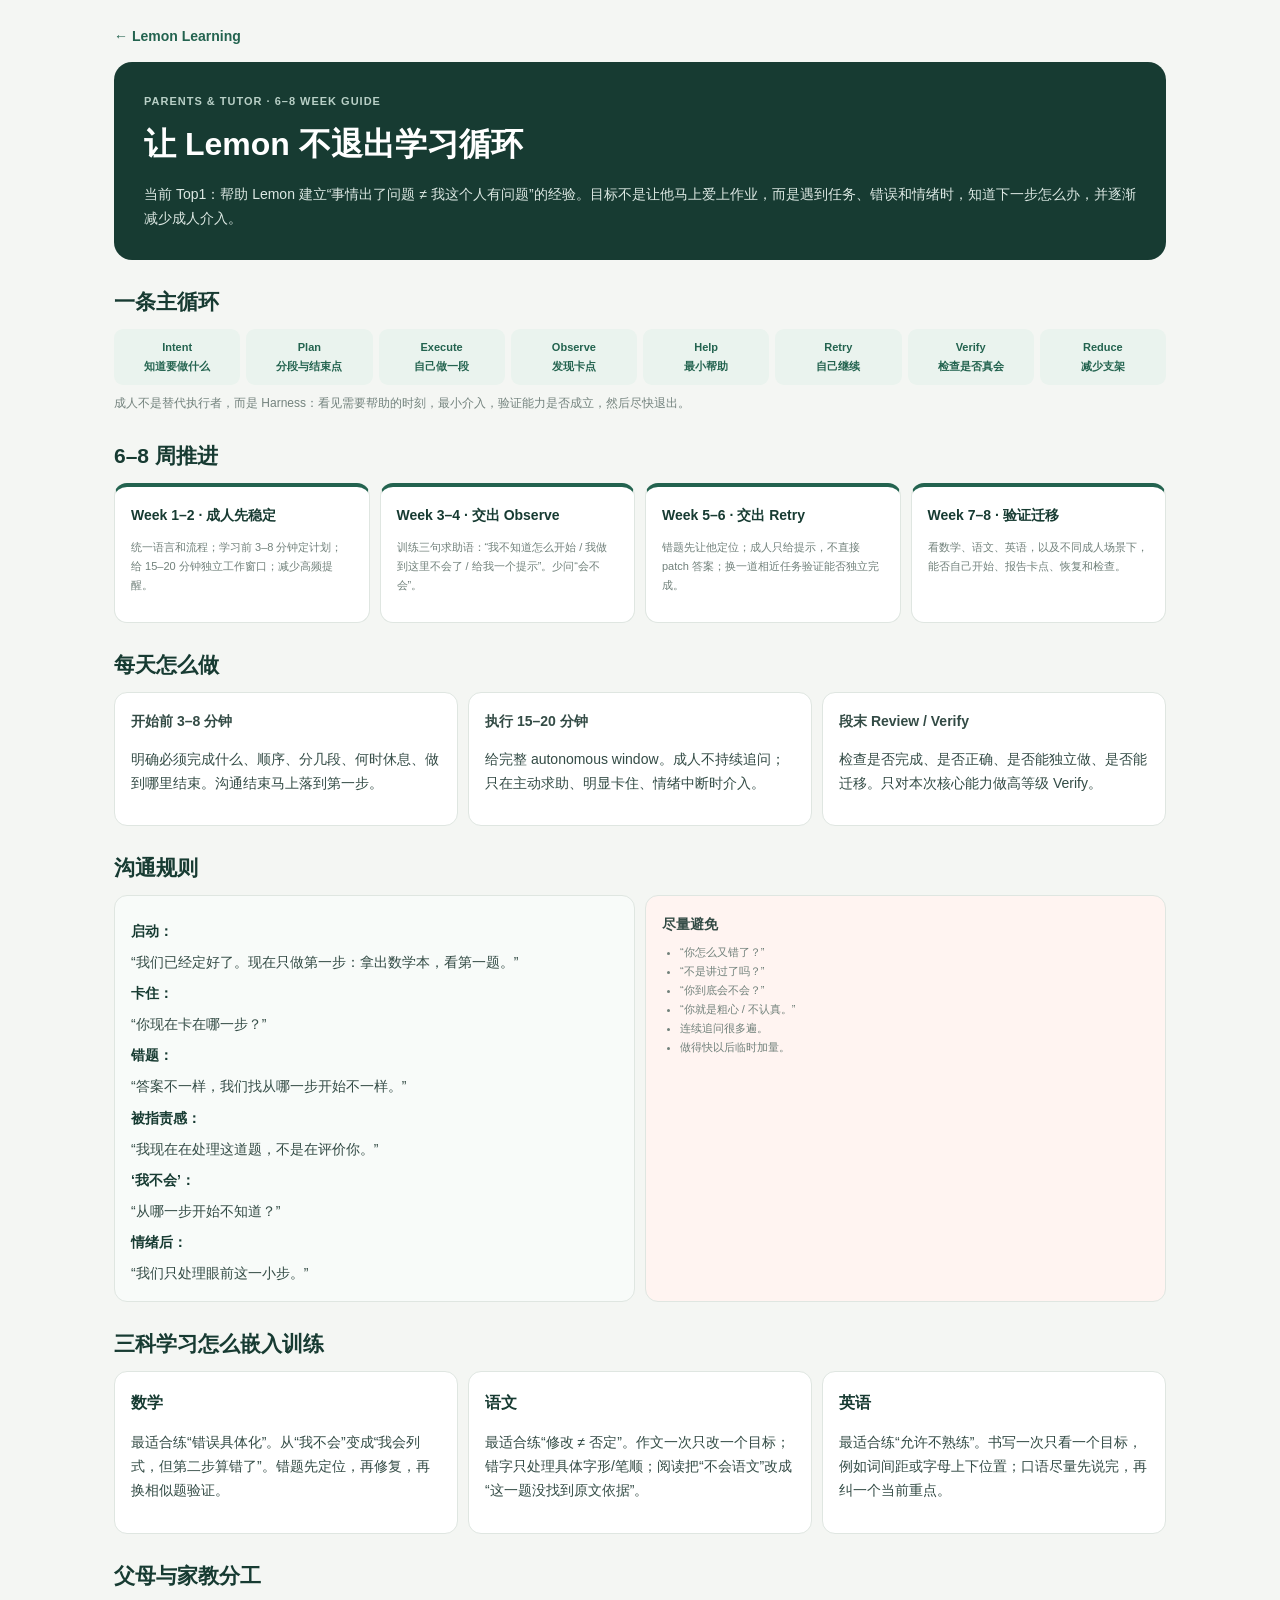
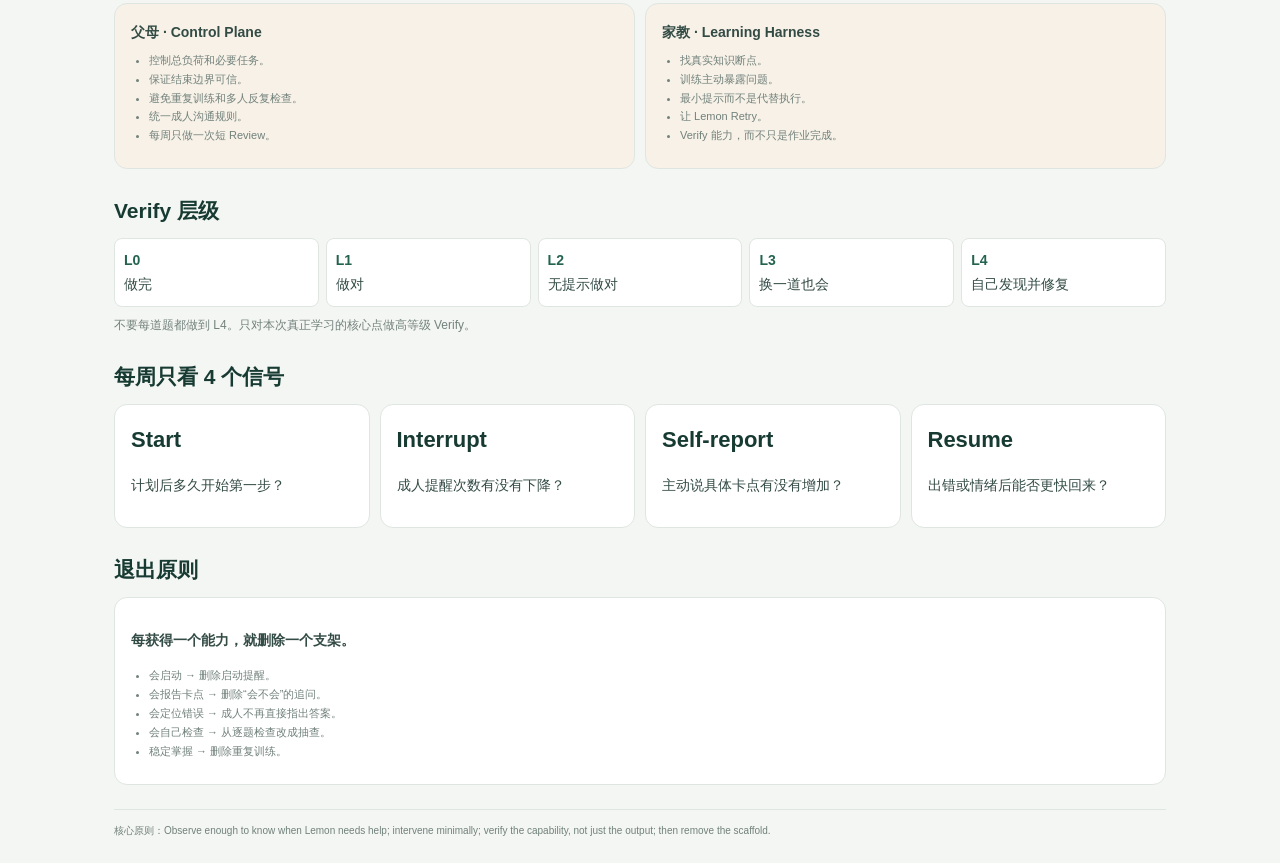
<file: docs/guide/index.html>
<!doctype html><html lang="zh-CN"><head><meta charset="utf-8"><meta name="viewport" content="width=device-width,initial-scale=1"><title>Lemon｜6–8 周成人执行方案</title><style>*{box-sizing:border-box}body{margin:0;background:#f4f6f3;color:#334b45;font:14px/1.72 -apple-system,BlinkMacSystemFont,"PingFang SC","Microsoft YaHei",sans-serif}.w{max-width:1100px;margin:auto;padding:24px}.back{color:#23634f;text-decoration:none;font-weight:700}.hero{margin-top:14px;background:#173b32;color:#fff;border-radius:18px;padding:30px}.hero h1{font-size:32px;margin:6px 0 10px}.hero p{margin:0;color:#dce8e3}.tag{font-size:11px;color:#b9d0c7;font-weight:800;letter-spacing:1px}.sec{margin-top:24px}.sec h2{margin:0 0 9px;color:#173b32}.lead{margin:-4px 0 10px;color:#73827d;font-size:12px}.card{background:#fff;border:1px solid #dfe6e1;border-radius:13px;padding:16px}.grid2,.grid3,.grid4{display:grid;gap:10px}.grid2{grid-template-columns:1fr 1fr}.grid3{grid-template-columns:repeat(3,1fr)}.grid4{grid-template-columns:repeat(4,1fr)}.loop{display:grid;grid-template-columns:repeat(8,1fr);gap:6px}.loop div{background:#eaf3ee;border-radius:9px;padding:9px;text-align:center;font-size:11px;color:#23634f;font-weight:700}.stage{border-top:4px solid #23634f}.stage b{color:#173b32}.stage p,.card li{font-size:11px;color:#71817b}.card ul{padding-left:18px;margin:7px 0}.say{background:#f8fbf9}.say b{display:block;margin:7px 0;color:#173b32}.avoid{background:#fff4f1}.subject h3{margin:0 0 6px;color:#173b32}.metric strong{font-size:22px;color:#173b32}.role{background:#f7f1e7}.verify{display:grid;grid-template-columns:repeat(5,1fr);gap:7px}.verify div{background:#fff;border:1px solid #dfe6e1;border-radius:8px;padding:9px}.verify b{display:block;color:#23634f}.footer{margin-top:24px;border-top:1px solid #dfe6e1;padding-top:12px;font-size:10px;color:#71817b}@media(max-width:800px){.w{padding:14px}.grid2,.grid3,.grid4,.loop,.verify{grid-template-columns:1fr}}</style></head><body><main class="w"><a class="back" href="../">← Lemon Learning</a><section class="hero"><div class="tag">PARENTS & TUTOR · 6–8 WEEK GUIDE</div><h1>让 Lemon 不退出学习循环</h1><p>当前 Top1：帮助 Lemon 建立“事情出了问题 ≠ 我这个人有问题”的经验。目标不是让他马上爱上作业，而是遇到任务、错误和情绪时，知道下一步怎么办，并逐渐减少成人介入。</p></section><section class="sec"><h2>一条主循环</h2><div class="loop"><div>Intent<br>知道要做什么</div><div>Plan<br>分段与结束点</div><div>Execute<br>自己做一段</div><div>Observe<br>发现卡点</div><div>Help<br>最小帮助</div><div>Retry<br>自己继续</div><div>Verify<br>检查是否真会</div><div>Reduce<br>减少支架</div></div><p class="lead" style="margin-top:8px">成人不是替代执行者，而是 Harness：看见需要帮助的时刻，最小介入，验证能力是否成立，然后尽快退出。</p></section><section class="sec"><h2>6–8 周推进</h2><div class="grid4"><div class="card stage"><b>Week 1–2 · 成人先稳定</b><p>统一语言和流程；学习前 3–8 分钟定计划；给 15–20 分钟独立工作窗口；减少高频提醒。</p></div><div class="card stage"><b>Week 3–4 · 交出 Observe</b><p>训练三句求助语：“我不知道怎么开始 / 我做到这里不会了 / 给我一个提示”。少问“会不会”。</p></div><div class="card stage"><b>Week 5–6 · 交出 Retry</b><p>错题先让他定位；成人只给提示，不直接 patch 答案；换一道相近任务验证能否独立完成。</p></div><div class="card stage"><b>Week 7–8 · 验证迁移</b><p>看数学、语文、英语，以及不同成人场景下，能否自己开始、报告卡点、恢复和检查。</p></div></div></section><section class="sec"><h2>每天怎么做</h2><div class="grid3"><div class="card"><b>开始前 3–8 分钟</b><p>明确必须完成什么、顺序、分几段、何时休息、做到哪里结束。沟通结束马上落到第一步。</p></div><div class="card"><b>执行 15–20 分钟</b><p>给完整 autonomous window。成人不持续追问；只在主动求助、明显卡住、情绪中断时介入。</p></div><div class="card"><b>段末 Review / Verify</b><p>检查是否完成、是否正确、是否能独立做、是否能迁移。只对本次核心能力做高等级 Verify。</p></div></div></section><section class="sec"><h2>沟通规则</h2><div class="grid2"><div class="card say"><b>启动：</b>“我们已经定好了。现在只做第一步：拿出数学本，看第一题。”<b>卡住：</b>“你现在卡在哪一步？”<b>错题：</b>“答案不一样，我们找从哪一步开始不一样。”<b>被指责感：</b>“我现在在处理这道题，不是在评价你。”<b>‘我不会’：</b>“从哪一步开始不知道？”<b>情绪后：</b>“我们只处理眼前这一小步。”</div><div class="card avoid"><b>尽量避免</b><ul><li>“你怎么又错了？”</li><li>“不是讲过了吗？”</li><li>“你到底会不会？”</li><li>“你就是粗心 / 不认真。”</li><li>连续追问很多遍。</li><li>做得快以后临时加量。</li></ul></div></div></section><section class="sec"><h2>三科学习怎么嵌入训练</h2><div class="grid3"><div class="card subject"><h3>数学</h3><p>最适合练“错误具体化”。从“我不会”变成“我会列式，但第二步算错了”。错题先定位，再修复，再换相似题验证。</p></div><div class="card subject"><h3>语文</h3><p>最适合练“修改 ≠ 否定”。作文一次只改一个目标；错字只处理具体字形/笔顺；阅读把“不会语文”改成“这一题没找到原文依据”。</p></div><div class="card subject"><h3>英语</h3><p>最适合练“允许不熟练”。书写一次只看一个目标，例如词间距或字母上下位置；口语尽量先说完，再纠一个当前重点。</p></div></div></section><section class="sec"><h2>父母与家教分工</h2><div class="grid2"><div class="card role"><b>父母 · Control Plane</b><ul><li>控制总负荷和必要任务。</li><li>保证结束边界可信。</li><li>避免重复训练和多人反复检查。</li><li>统一成人沟通规则。</li><li>每周只做一次短 Review。</li></ul></div><div class="card role"><b>家教 · Learning Harness</b><ul><li>找真实知识断点。</li><li>训练主动暴露问题。</li><li>最小提示而不是代替执行。</li><li>让 Lemon Retry。</li><li>Verify 能力，而不只是作业完成。</li></ul></div></div></section><section class="sec"><h2>Verify 层级</h2><div class="verify"><div><b>L0</b>做完</div><div><b>L1</b>做对</div><div><b>L2</b>无提示做对</div><div><b>L3</b>换一道也会</div><div><b>L4</b>自己发现并修复</div></div><p class="lead" style="margin-top:8px">不要每道题都做到 L4。只对本次真正学习的核心点做高等级 Verify。</p></section><section class="sec"><h2>每周只看 4 个信号</h2><div class="grid4"><div class="card metric"><strong>Start</strong><p>计划后多久开始第一步？</p></div><div class="card metric"><strong>Interrupt</strong><p>成人提醒次数有没有下降？</p></div><div class="card metric"><strong>Self-report</strong><p>主动说具体卡点有没有增加？</p></div><div class="card metric"><strong>Resume</strong><p>出错或情绪后能否更快回来？</p></div></div></section><section class="sec"><h2>退出原则</h2><div class="card"><p><b>每获得一个能力，就删除一个支架。</b></p><ul><li>会启动 → 删除启动提醒。</li><li>会报告卡点 → 删除“会不会”的追问。</li><li>会定位错误 → 成人不再直接指出答案。</li><li>会自己检查 → 从逐题检查改成抽查。</li><li>稳定掌握 → 删除重复训练。</li></ul></div></section><footer class="footer">核心原则：Observe enough to know when Lemon needs help; intervene minimally; verify the capability, not just the output; then remove the scaffold.</footer></main></body></html>
</file>
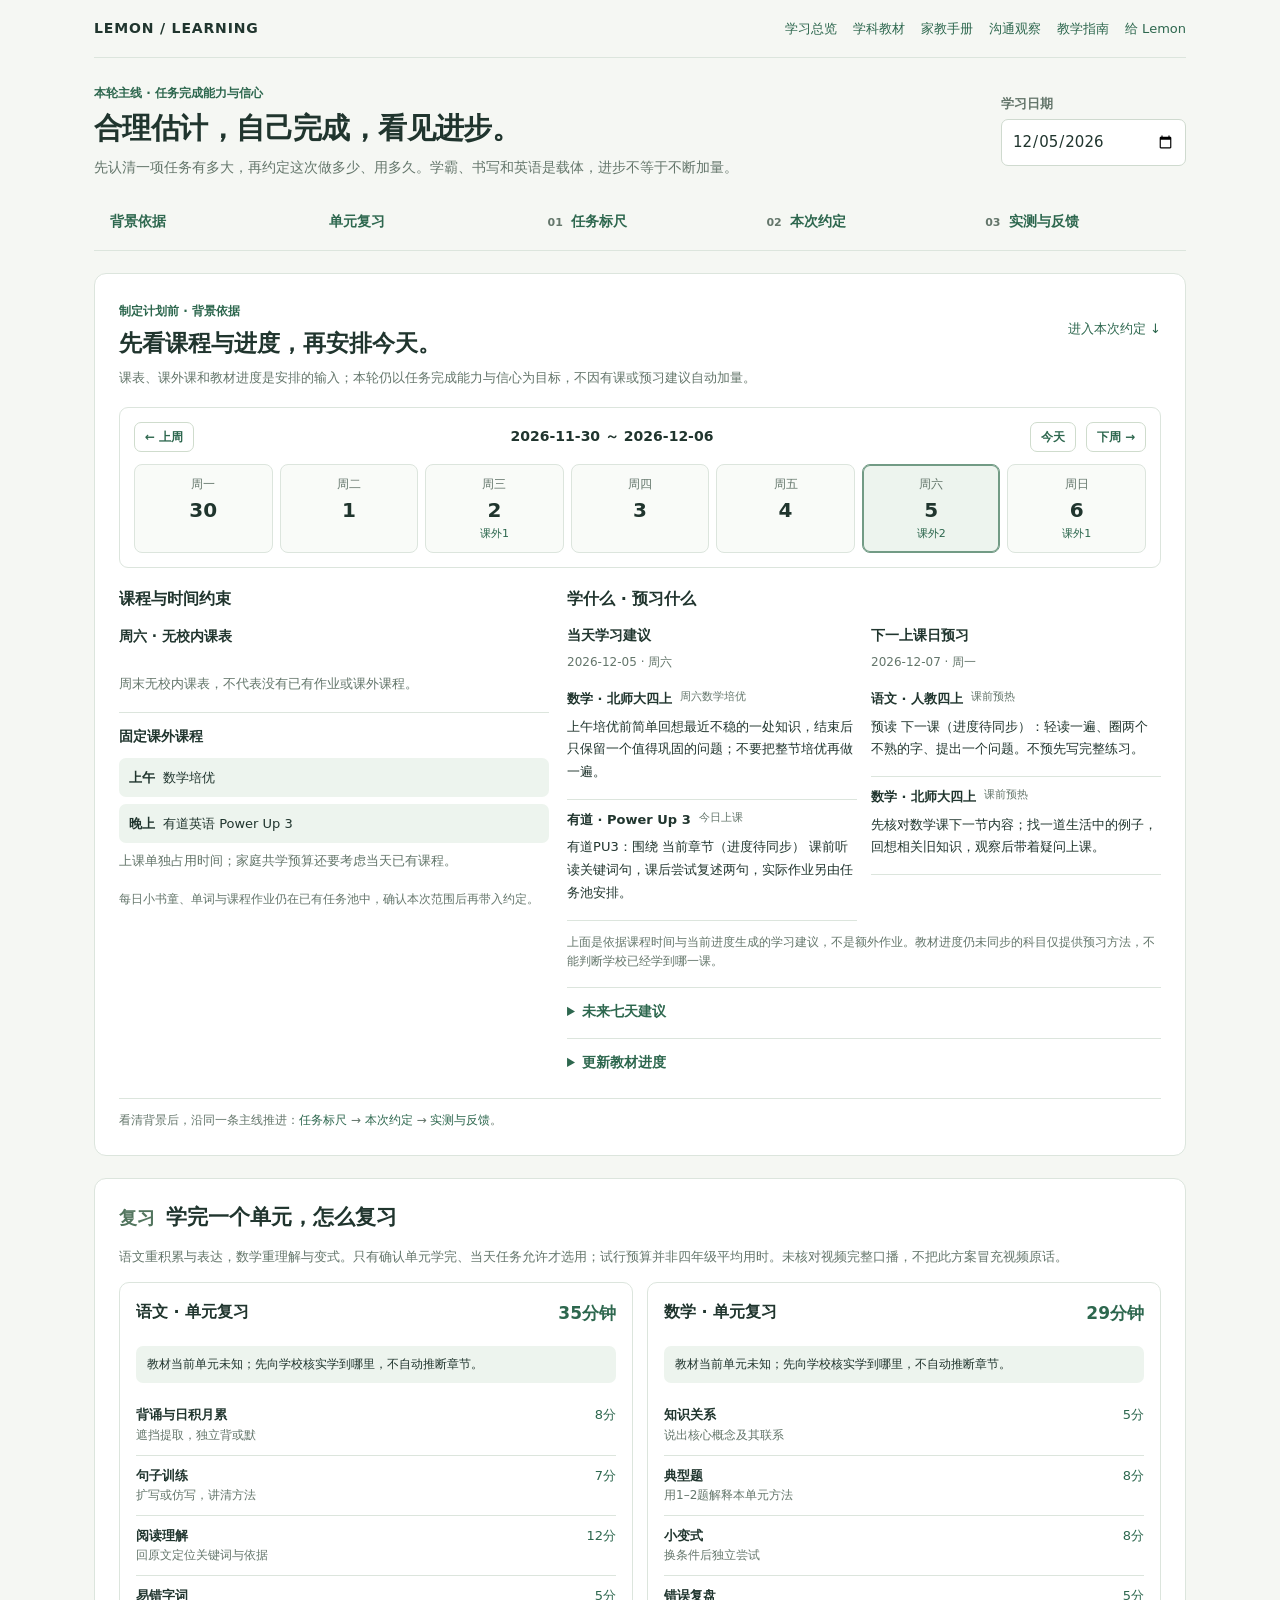
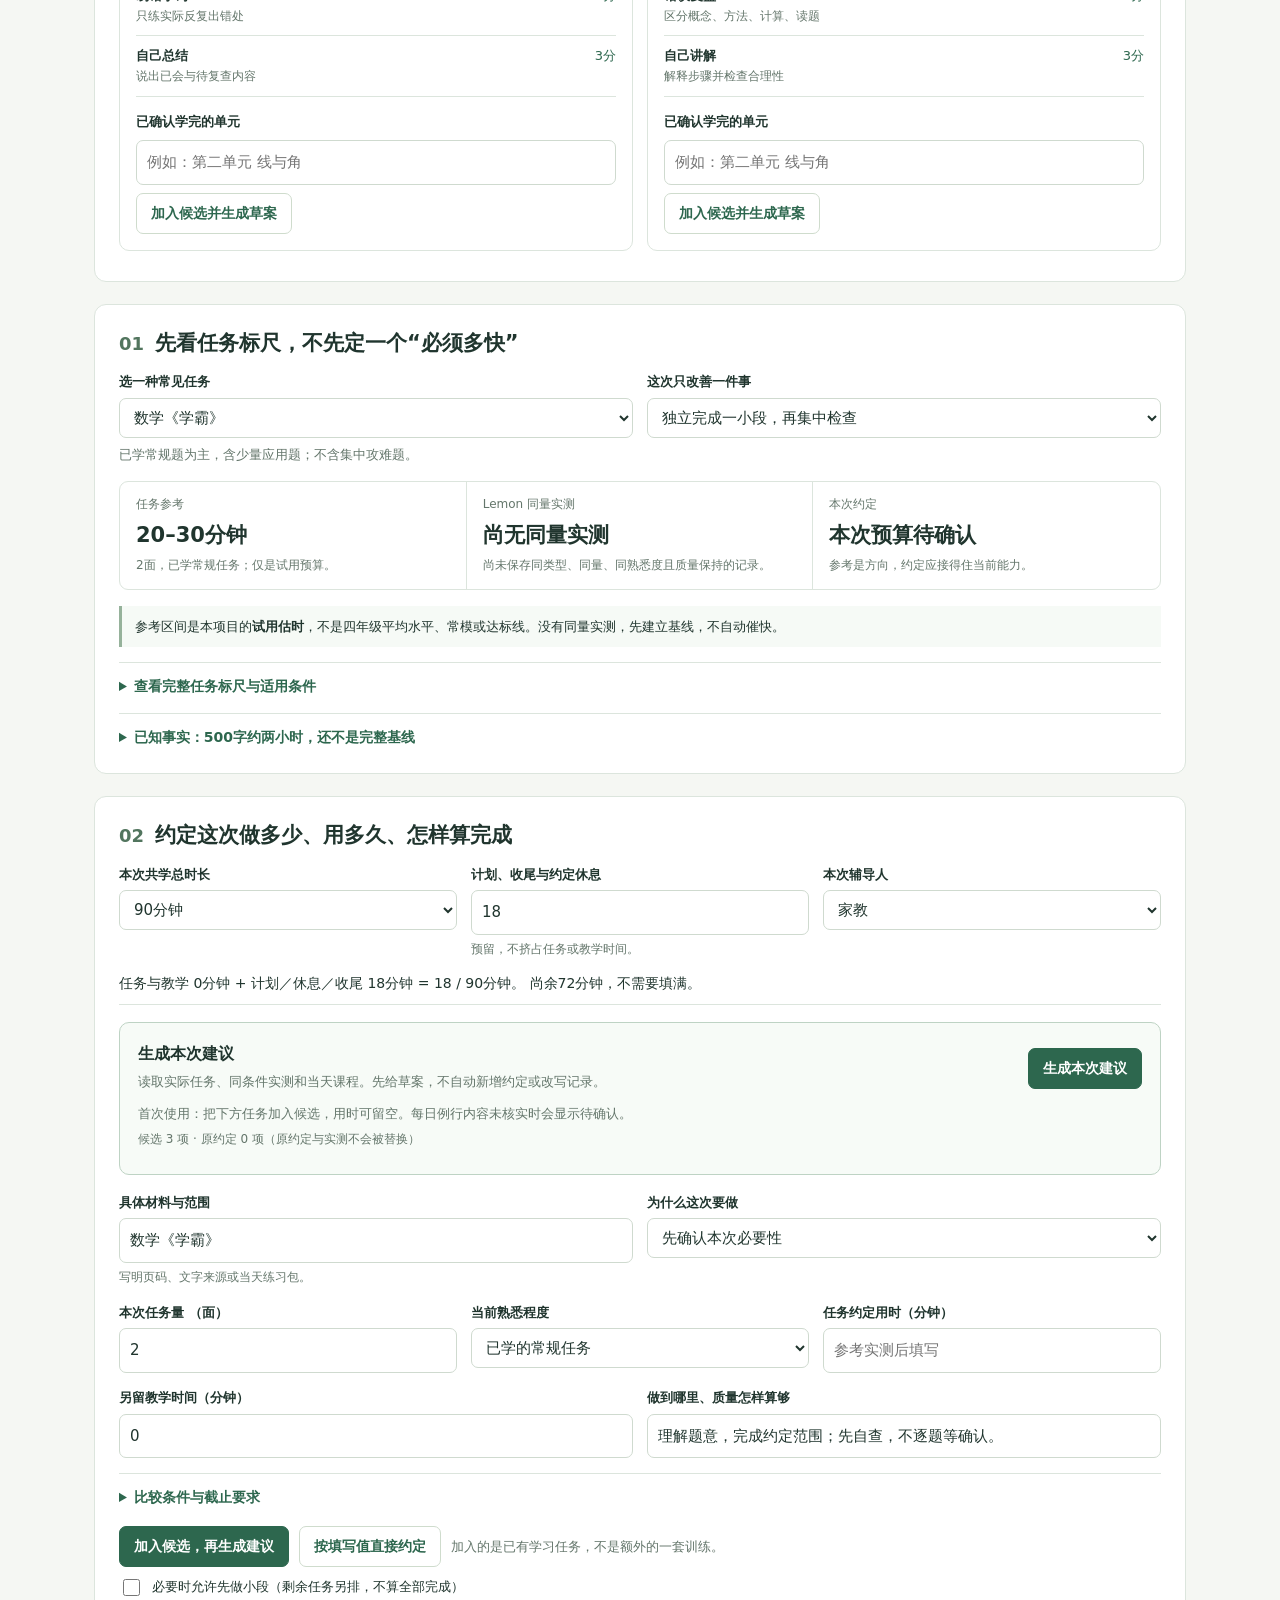
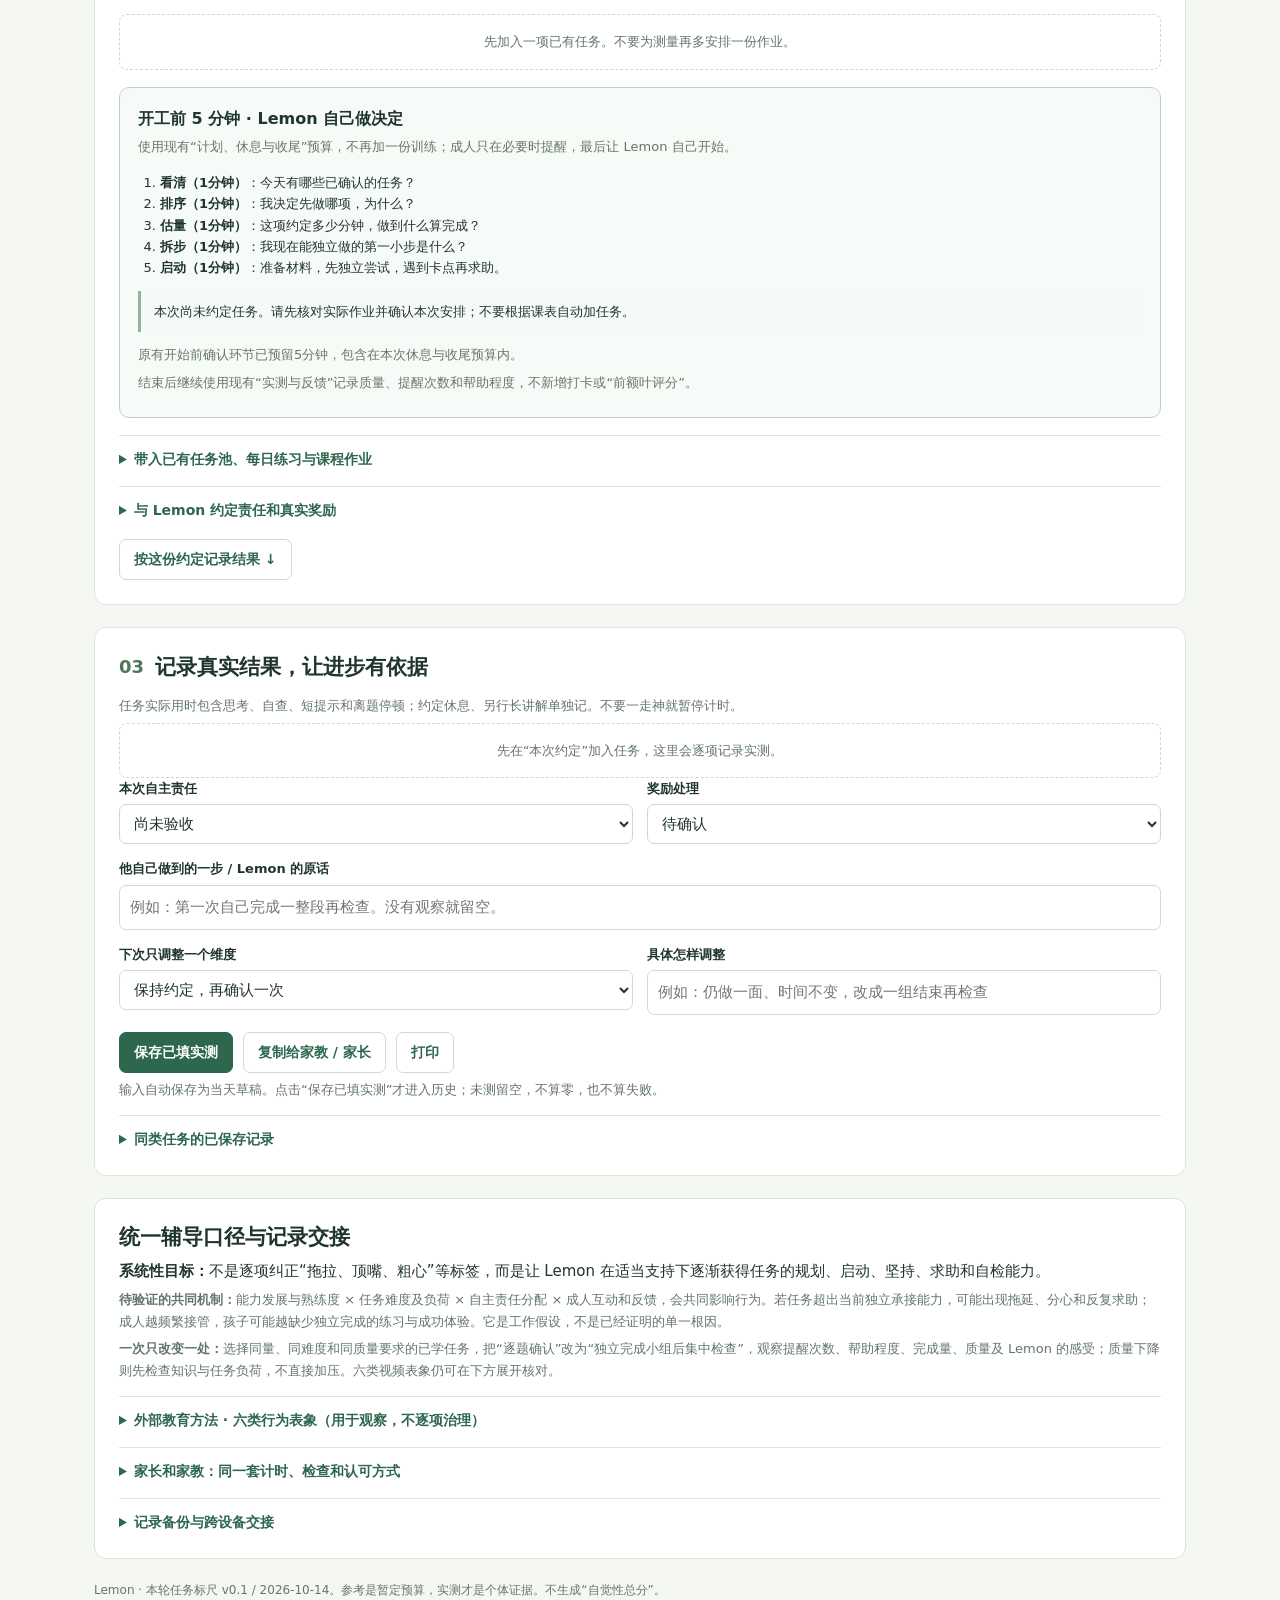
<file: docs/lemon-study/index.html>
<!doctype html>
<html lang="zh-CN"><head><meta charset="utf-8"><meta name="viewport" content="width=device-width,initial-scale=1"><meta http-equiv="refresh" content="0;url=../"><title>Lemon Learning · 已整合到首页</title><style>body{font:16px/1.7 -apple-system,BlinkMacSystemFont,"PingFang SC",sans-serif;max-width:600px;margin:13vh auto;padding:0 20px;color:#244738}a{color:#176b4b}</style></head>
<body><h1>学习任务池与共学安排已整合到首页</h1><p>现在只需一个入口：每周任务池 → 今天约定 → 互动学习 → 结束反馈。</p><p><a href="../">进入 Lemon Learning 首页 →</a></p><script>window.location.replace('../');</script></body></html>
</file>
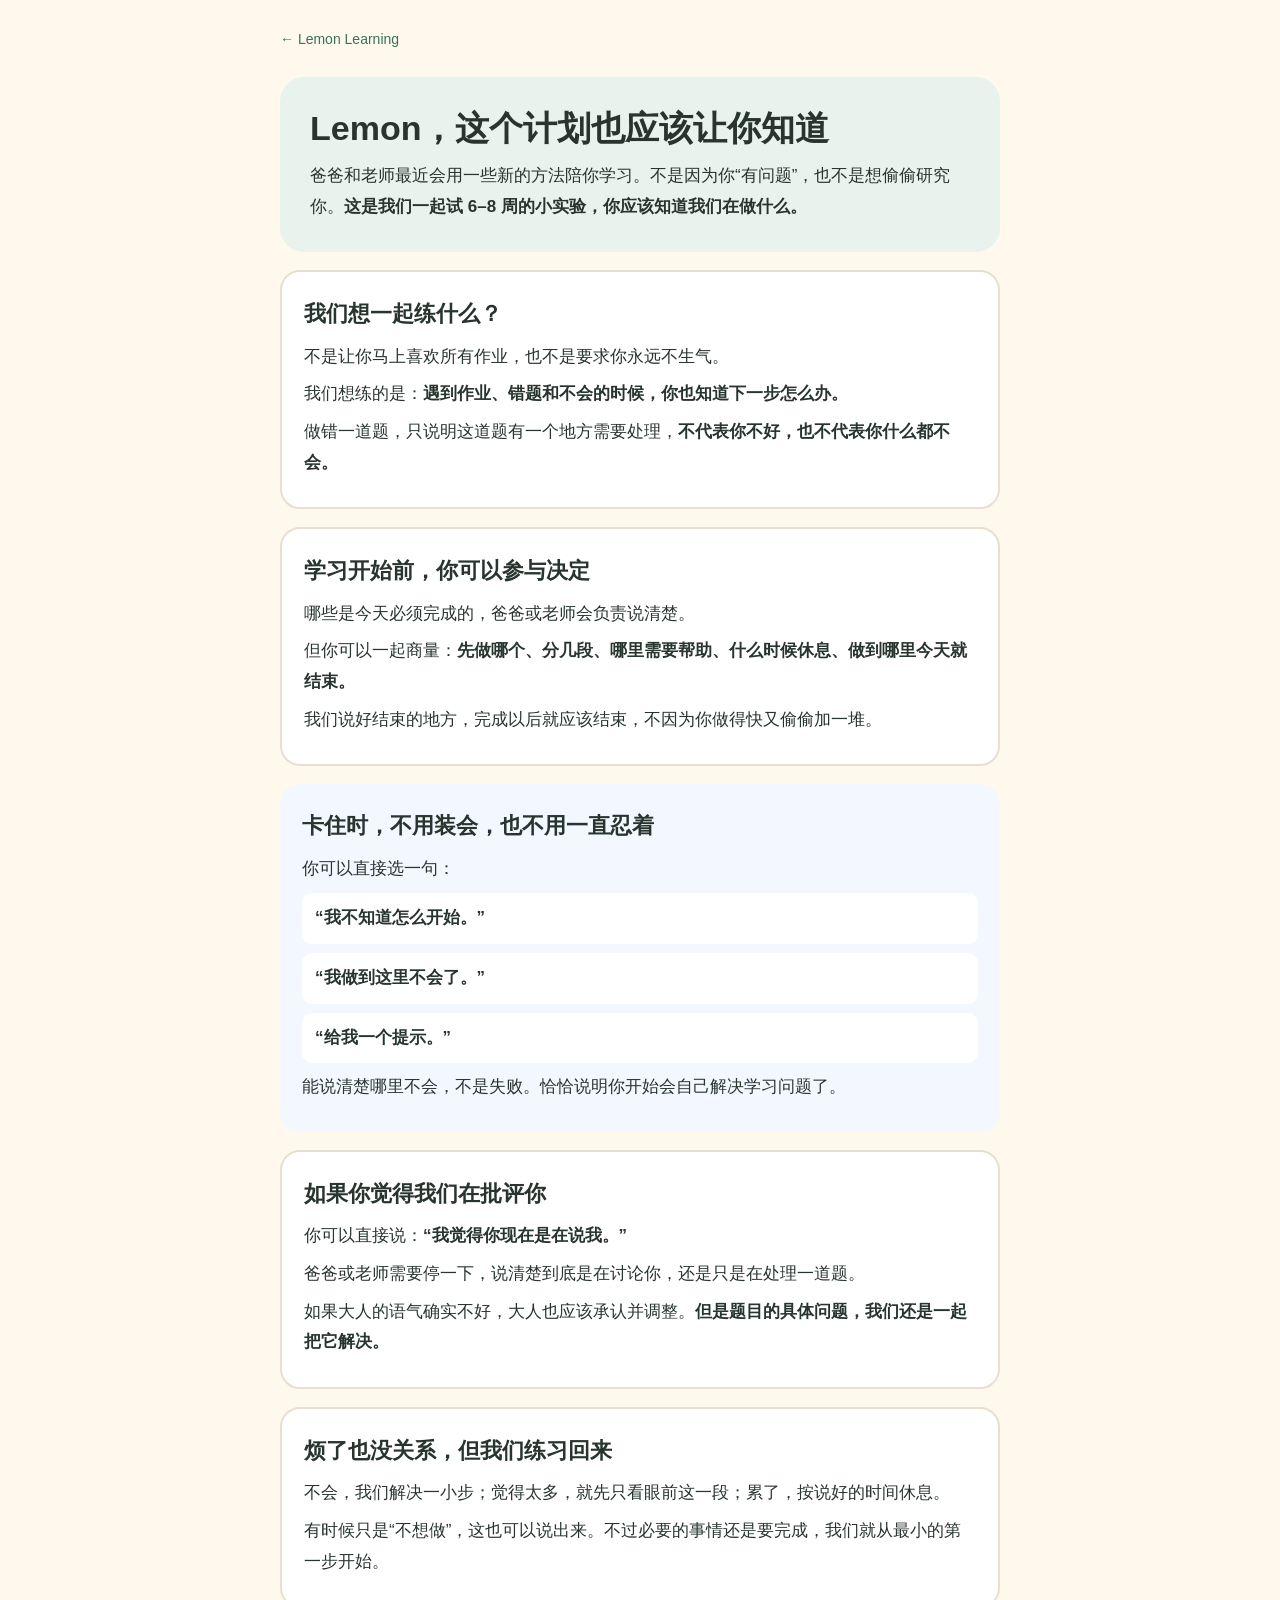
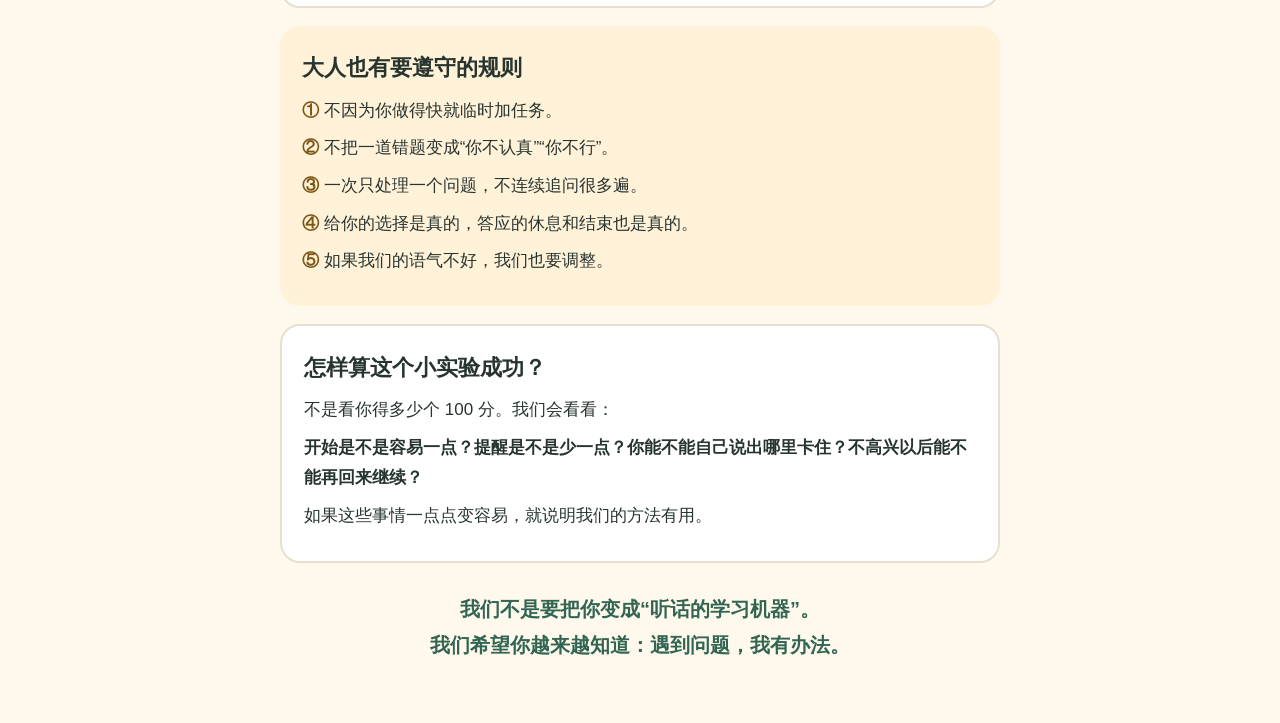
<file: docs/lemon/index.html>
<!doctype html><html lang="zh-CN"><head><meta charset="utf-8"><meta name="viewport" content="width=device-width,initial-scale=1"><title>Lemon｜我们为什么一起练学习</title><style>*{box-sizing:border-box}body{margin:0;background:#fff9ed;color:#28352f;font:17px/1.8 -apple-system,BlinkMacSystemFont,"PingFang SC","Microsoft YaHei",sans-serif}.wrap{max-width:760px;margin:auto;padding:24px 20px 60px}.back{font-size:14px;color:#39715d;text-decoration:none}.hero{margin-top:22px;padding:30px;border-radius:24px;background:#e8f3ed}.hero h1{font-size:34px;line-height:1.25;margin:0 0 12px}.hero p{margin:0}.box{margin-top:18px;padding:22px;border:2px solid #e7e0d1;border-radius:20px;background:#fff}.box h2{margin:0 0 8px;font-size:22px}.box p{margin:7px 0}.say{background:#f3f7ff;border:0}.say b{display:block;margin:9px 0;padding:10px 13px;border-radius:10px;background:white}.deal{background:#fff2d9;border:0}.deal strong{color:#7d5615}.end{text-align:center;margin-top:28px;font-weight:700;font-size:20px;color:#326653}@media(max-width:600px){body{font-size:16px}.hero{padding:24px}.hero h1{font-size:29px}}</style></head><body><main class="wrap"><a class="back" href="../">← Lemon Learning</a><section class="hero"><h1>Lemon，这个计划也应该让你知道</h1><p>爸爸和老师最近会用一些新的方法陪你学习。不是因为你“有问题”，也不是想偷偷研究你。<b>这是我们一起试 6–8 周的小实验，你应该知道我们在做什么。</b></p></section><section class="box"><h2>我们想一起练什么？</h2><p>不是让你马上喜欢所有作业，也不是要求你永远不生气。</p><p>我们想练的是：<b>遇到作业、错题和不会的时候，你也知道下一步怎么办。</b></p><p>做错一道题，只说明这道题有一个地方需要处理，<b>不代表你不好，也不代表你什么都不会。</b></p></section><section class="box"><h2>学习开始前，你可以参与决定</h2><p>哪些是今天必须完成的，爸爸或老师会负责说清楚。</p><p>但你可以一起商量：<b>先做哪个、分几段、哪里需要帮助、什么时候休息、做到哪里今天就结束。</b></p><p>我们说好结束的地方，完成以后就应该结束，不因为你做得快又偷偷加一堆。</p></section><section class="box say"><h2>卡住时，不用装会，也不用一直忍着</h2><p>你可以直接选一句：</p><b>“我不知道怎么开始。”</b><b>“我做到这里不会了。”</b><b>“给我一个提示。”</b><p>能说清楚哪里不会，不是失败。恰恰说明你开始会自己解决学习问题了。</p></section><section class="box"><h2>如果你觉得我们在批评你</h2><p>你可以直接说：<b>“我觉得你现在是在说我。”</b></p><p>爸爸或老师需要停一下，说清楚到底是在讨论你，还是只是在处理一道题。</p><p>如果大人的语气确实不好，大人也应该承认并调整。<b>但是题目的具体问题，我们还是一起把它解决。</b></p></section><section class="box"><h2>烦了也没关系，但我们练习回来</h2><p>不会，我们解决一小步；觉得太多，就先只看眼前这一段；累了，按说好的时间休息。</p><p>有时候只是“不想做”，这也可以说出来。不过必要的事情还是要完成，我们就从最小的第一步开始。</p></section><section class="box deal"><h2>大人也有要遵守的规则</h2><p><strong>①</strong> 不因为你做得快就临时加任务。</p><p><strong>②</strong> 不把一道错题变成“你不认真”“你不行”。</p><p><strong>③</strong> 一次只处理一个问题，不连续追问很多遍。</p><p><strong>④</strong> 给你的选择是真的，答应的休息和结束也是真的。</p><p><strong>⑤</strong> 如果我们的语气不好，我们也要调整。</p></section><section class="box"><h2>怎样算这个小实验成功？</h2><p>不是看你得多少个 100 分。我们会看看：</p><p><b>开始是不是容易一点？提醒是不是少一点？你能不能自己说出哪里卡住？不高兴以后能不能再回来继续？</b></p><p>如果这些事情一点点变容易，就说明我们的方法有用。</p></section><div class="end">我们不是要把你变成“听话的学习机器”。<br>我们希望你越来越知道：遇到问题，我有办法。</div></main></body></html>
</file>
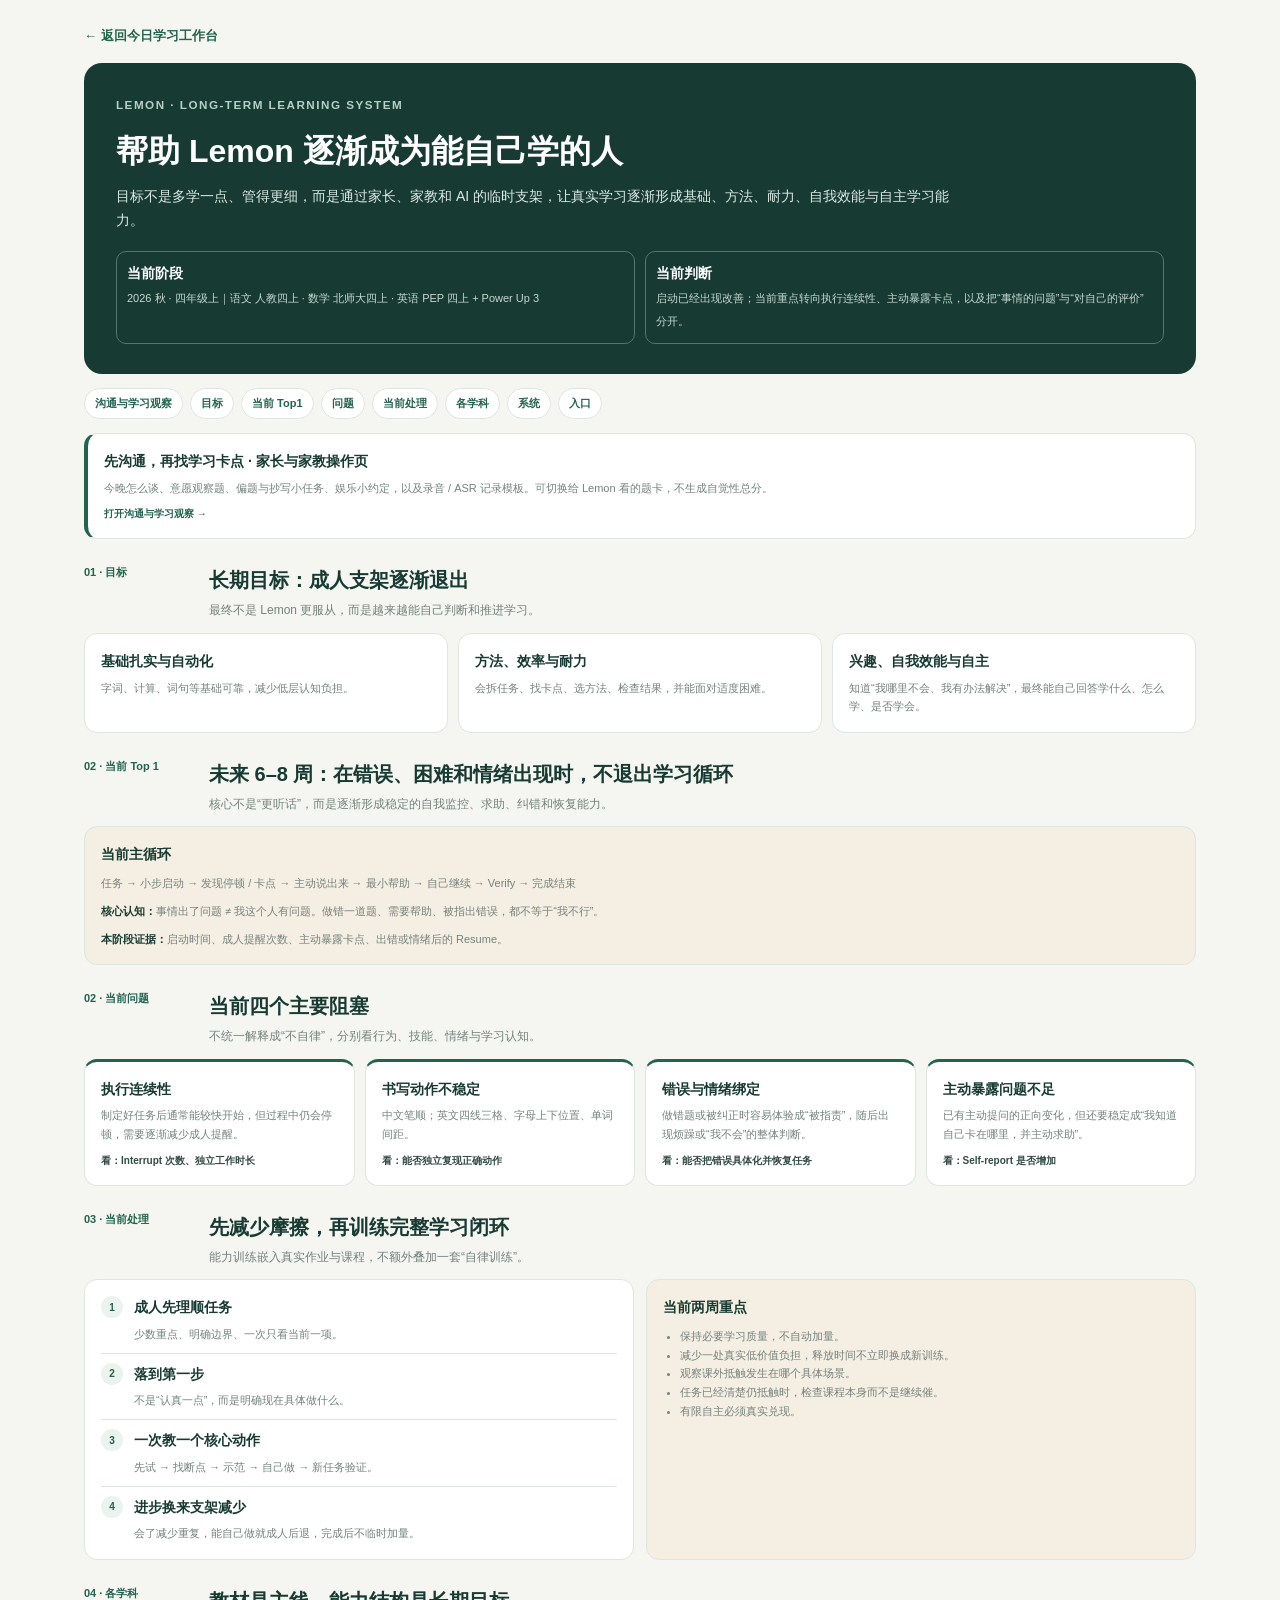
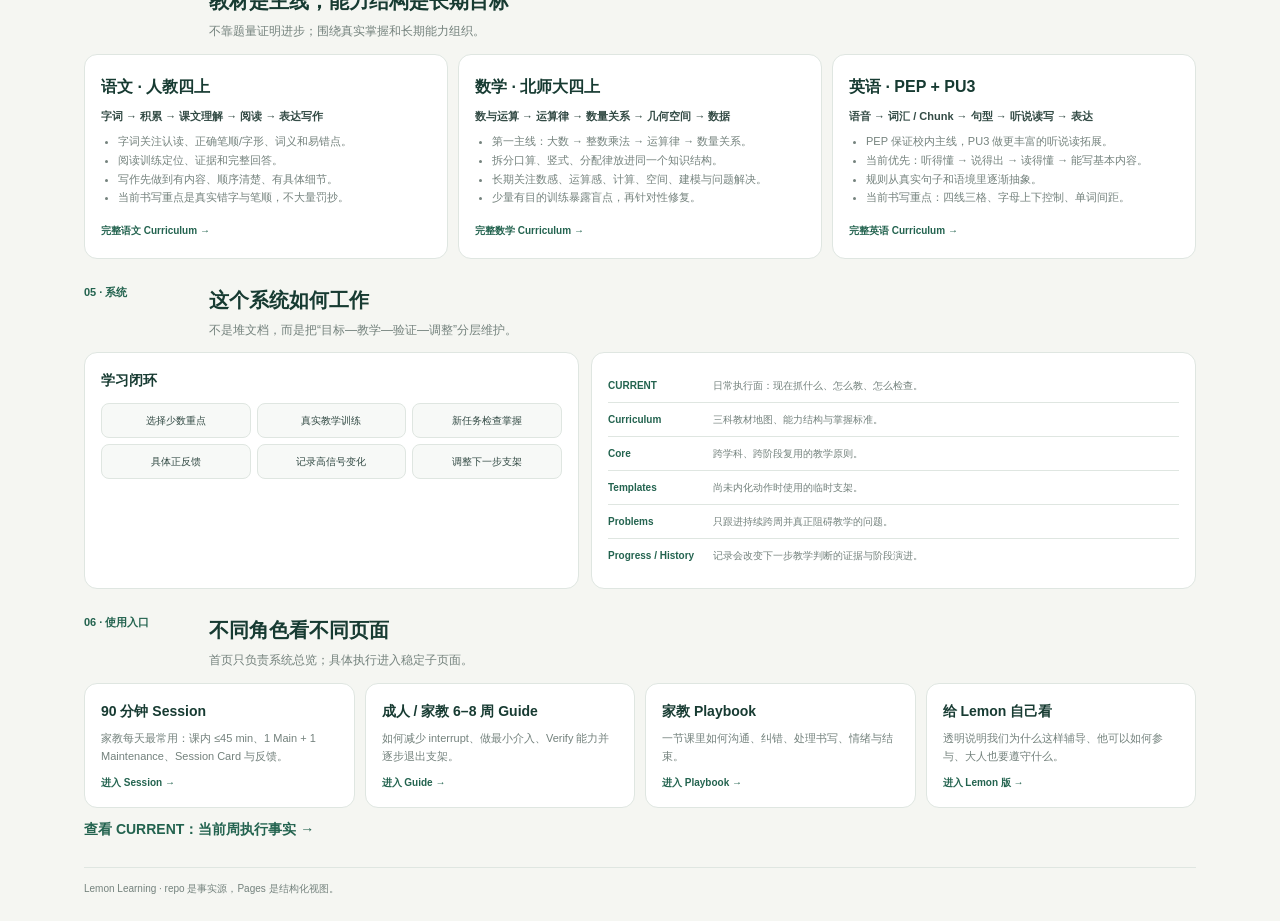
<file: docs/overview/index.html>
<!doctype html><html lang="zh-CN"><head><meta charset="utf-8"><meta name="viewport" content="width=device-width,initial-scale=1"><title>Lemon Learning · 学习体系总览</title><style>:root{--bg:#f5f6f2;--paper:#fff;--ink:#173b32;--text:#334b45;--muted:#74827d;--line:#dfe6e1;--green:#23634f;--mint:#eaf3ee;--sand:#f5eee2}*{box-sizing:border-box}body{margin:0;background:var(--bg);color:var(--text);font:14px/1.7 -apple-system,BlinkMacSystemFont,"PingFang SC","Microsoft YaHei",sans-serif}.wrap{max-width:1160px;margin:auto;padding:24px}a{color:inherit}.hero{background:var(--ink);color:white;border-radius:18px;padding:30px 32px}.hero small{color:#b7d0c6;font-weight:800;letter-spacing:1.5px}.hero h1{font-size:32px;margin:7px 0}.hero p{max-width:850px;color:#dce8e3;margin:0}.hero-meta{display:grid;grid-template-columns:1fr 1fr;gap:10px;margin-top:18px}.hero-meta div{border:1px solid #56756b;border-radius:10px;padding:10px}.hero-meta b{display:block}.hero-meta span{font-size:11px;color:#c7d8d1}.nav{display:flex;gap:7px;flex-wrap:wrap;margin:14px 0}.nav a{text-decoration:none;background:white;border:1px solid var(--line);border-radius:999px;padding:5px 10px;font-size:11px;color:var(--green);font-weight:700}.sec{margin-top:24px}.head{display:grid;grid-template-columns:110px 1fr;gap:15px;margin-bottom:9px}.no{font-size:11px;font-weight:800;color:var(--green)}h2{font-size:20px;color:var(--ink);margin:0}.head p{font-size:12px;color:var(--muted);margin:3px 0}.card{background:var(--paper);border:1px solid var(--line);border-radius:13px;padding:16px}.grid3{display:grid;grid-template-columns:repeat(3,1fr);gap:10px}.grid4{display:grid;grid-template-columns:repeat(4,1fr);gap:10px}.card b{color:var(--ink)}.card p,.card li{font-size:11px;color:var(--muted)}.card p{margin:5px 0 0}.problem{border-top:3px solid var(--green)}.signal{margin-top:8px;font-size:10px;font-weight:700;color:var(--text)}.action{display:grid;grid-template-columns:1fr 1fr;gap:12px}.steps{display:grid;gap:9px}.step{display:grid;grid-template-columns:24px 1fr;gap:9px;border-top:1px solid var(--line);padding-top:9px}.step:first-child{border:0;padding-top:0}.step i{font-style:normal;background:var(--mint);color:var(--green);border-radius:50%;width:22px;height:22px;display:grid;place-items:center;font-size:10px;font-weight:800}.current{background:var(--sand)}.current ul,.subject ul{padding-left:17px;margin:7px 0}.subject h3{margin:2px 0 7px;color:var(--ink);font-size:16px}.subject .line{font-size:11px;font-weight:700;color:var(--text)}.subject a{display:inline-block;margin-top:8px;color:var(--green);text-decoration:none;font-size:10px;font-weight:800}.system{display:grid;grid-template-columns:.9fr 1.1fr;gap:12px}.flow{display:grid;grid-template-columns:repeat(3,1fr);gap:6px;margin-top:10px}.flow div{background:#f7f9f7;border:1px solid var(--line);border-radius:8px;padding:8px;text-align:center;font-size:10px}.map{display:grid}.map a{text-decoration:none;display:grid;grid-template-columns:95px 1fr;gap:10px;padding:8px 0;border-top:1px solid var(--line)}.map a:first-child{border:0}.map b{font-size:10px;color:var(--green)}.map span{font-size:10px;color:var(--muted)}.entries{display:grid;grid-template-columns:1.15fr .85fr;gap:10px}.entry{text-decoration:none}.entry .go{margin-top:8px;color:var(--green);font-size:10px;font-weight:800}.footer{margin-top:25px;padding-top:12px;border-top:1px solid var(--line);font-size:10px;color:var(--muted)}@media(max-width:800px){.wrap{padding:14px}.hero-meta,.grid3,.grid4,.action,.system,.entries{grid-template-columns:1fr}.head{grid-template-columns:1fr;gap:2px}.flow{grid-template-columns:repeat(2,1fr)}}</style></head><body><main class="wrap"><a href="../" style="display:inline-block;margin:0 0 16px;color:#23634f;text-decoration:none;font-size:13px;font-weight:750">← 返回今日学习工作台</a><section class="hero"><small>LEMON · LONG-TERM LEARNING SYSTEM</small><h1>帮助 Lemon 逐渐成为能自己学的人</h1><p>目标不是多学一点、管得更细，而是通过家长、家教和 AI 的临时支架，让真实学习逐渐形成基础、方法、耐力、自我效能与自主学习能力。</p><div class="hero-meta"><div><b>当前阶段</b><span>2026 秋 · 四年级上｜语文 人教四上 · 数学 北师大四上 · 英语 PEP 四上 + Power Up 3</span></div><div><b>当前判断</b><span>启动已经出现改善；当前重点转向执行连续性、主动暴露卡点，以及把“事情的问题”与“对自己的评价”分开。</span></div></div></section><nav class="nav"><a href="../conversation/">沟通与学习观察</a><a href="#goal">目标</a><a href="#focus">当前 Top1</a><a href="#problem">问题</a><a href="#action">当前处理</a><a href="#subjects">各学科</a><a href="#system">系统</a><a href="#use">入口</a></nav><a class="card entry" href="../conversation/" style="display:block;margin-top:14px;border-left:4px solid var(--green)"><b>先沟通，再找学习卡点 · 家长与家教操作页</b><p>今晚怎么谈、意愿观察题、偏题与抄写小任务、娱乐小约定，以及录音 / ASR 记录模板。可切换给 Lemon 看的题卡，不生成自觉性总分。</p><div class="go">打开沟通与学习观察 →</div></a><section class="sec" id="goal"><div class="head"><div class="no">01 · 目标</div><div><h2>长期目标：成人支架逐渐退出</h2><p>最终不是 Lemon 更服从，而是越来越能自己判断和推进学习。</p></div></div><div class="grid3"><div class="card"><b>基础扎实与自动化</b><p>字词、计算、词句等基础可靠，减少低层认知负担。</p></div><div class="card"><b>方法、效率与耐力</b><p>会拆任务、找卡点、选方法、检查结果，并能面对适度困难。</p></div><div class="card"><b>兴趣、自我效能与自主</b><p>知道“我哪里不会、我有办法解决”，最终能自己回答学什么、怎么学、是否学会。</p></div></div></section><section class="sec" id="focus"><div class="head"><div class="no">02 · 当前 Top 1</div><div><h2>未来 6–8 周：在错误、困难和情绪出现时，不退出学习循环</h2><p>核心不是“更听话”，而是逐渐形成稳定的自我监控、求助、纠错和恢复能力。</p></div></div><div class="card current"><b>当前主循环</b><p style="margin-top:7px">任务 → 小步启动 → 发现停顿 / 卡点 → 主动说出来 → 最小帮助 → 自己继续 → Verify → 完成结束</p><p style="margin-top:9px"><b>核心认知：</b>事情出了问题 ≠ 我这个人有问题。做错一道题、需要帮助、被指出错误，都不等于“我不行”。</p><p style="margin-top:9px"><b>本阶段证据：</b>启动时间、成人提醒次数、主动暴露卡点、出错或情绪后的 Resume。</p></div></section><section class="sec" id="problem"><div class="head"><div class="no">02 · 当前问题</div><div><h2>当前四个主要阻塞</h2><p>不统一解释成“不自律”，分别看行为、技能、情绪与学习认知。</p></div></div><div class="grid4"><div class="card problem"><b>执行连续性</b><p>制定好任务后通常能较快开始，但过程中仍会停顿，需要逐渐减少成人提醒。</p><div class="signal">看：Interrupt 次数、独立工作时长</div></div><div class="card problem"><b>书写动作不稳定</b><p>中文笔顺；英文四线三格、字母上下位置、单词间距。</p><div class="signal">看：能否独立复现正确动作</div></div><div class="card problem"><b>错误与情绪绑定</b><p>做错题或被纠正时容易体验成“被指责”，随后出现烦躁或“我不会”的整体判断。</p><div class="signal">看：能否把错误具体化并恢复任务</div></div><div class="card problem"><b>主动暴露问题不足</b><p>已有主动提问的正向变化，但还要稳定成“我知道自己卡在哪里，并主动求助”。</p><div class="signal">看：Self-report 是否增加</div></div></div></section><section class="sec" id="action"><div class="head"><div class="no">03 · 当前处理</div><div><h2>先减少摩擦，再训练完整学习闭环</h2><p>能力训练嵌入真实作业与课程，不额外叠加一套“自律训练”。</p></div></div><div class="action"><div class="card steps"><div class="step"><i>1</i><div><b>成人先理顺任务</b><p>少数重点、明确边界、一次只看当前一项。</p></div></div><div class="step"><i>2</i><div><b>落到第一步</b><p>不是“认真一点”，而是明确现在具体做什么。</p></div></div><div class="step"><i>3</i><div><b>一次教一个核心动作</b><p>先试 → 找断点 → 示范 → 自己做 → 新任务验证。</p></div></div><div class="step"><i>4</i><div><b>进步换来支架减少</b><p>会了减少重复，能自己做就成人后退，完成后不临时加量。</p></div></div></div><div class="card current"><b>当前两周重点</b><ul><li>保持必要学习质量，不自动加量。</li><li>减少一处真实低价值负担，释放时间不立即换成新训练。</li><li>观察课外抵触发生在哪个具体场景。</li><li>任务已经清楚仍抵触时，检查课程本身而不是继续催。</li><li>有限自主必须真实兑现。</li></ul></div></div></section><section class="sec" id="subjects"><div class="head"><div class="no">04 · 各学科</div><div><h2>教材是主线，能力结构是长期目标</h2><p>不靠题量证明进步；围绕真实掌握和长期能力组织。</p></div></div><div class="grid3"><div class="card subject"><h3>语文 · 人教四上</h3><div class="line">字词 → 积累 → 课文理解 → 阅读 → 表达写作</div><ul><li>字词关注认读、正确笔顺/字形、词义和易错点。</li><li>阅读训练定位、证据和完整回答。</li><li>写作先做到有内容、顺序清楚、有具体细节。</li><li>当前书写重点是真实错字与笔顺，不大量罚抄。</li></ul><a href="https://github.com/feng-y/lemon-learning/blob/main/active/curriculum/chinese.md">完整语文 Curriculum →</a></div><div class="card subject"><h3>数学 · 北师大四上</h3><div class="line">数与运算 → 运算律 → 数量关系 → 几何空间 → 数据</div><ul><li>第一主线：大数 → 整数乘法 → 运算律 → 数量关系。</li><li>拆分口算、竖式、分配律放进同一个知识结构。</li><li>长期关注数感、运算感、计算、空间、建模与问题解决。</li><li>少量有目的训练暴露盲点，再针对性修复。</li></ul><a href="https://github.com/feng-y/lemon-learning/blob/main/active/curriculum/math.md">完整数学 Curriculum →</a></div><div class="card subject"><h3>英语 · PEP + PU3</h3><div class="line">语音 → 词汇 / Chunk → 句型 → 听说读写 → 表达</div><ul><li>PEP 保证校内主线，PU3 做更丰富的听说读拓展。</li><li>当前优先：听得懂 → 说得出 → 读得懂 → 能写基本内容。</li><li>规则从真实句子和语境里逐渐抽象。</li><li>当前书写重点：四线三格、字母上下控制、单词间距。</li></ul><a href="https://github.com/feng-y/lemon-learning/blob/main/active/curriculum/english.md">完整英语 Curriculum →</a></div></div></section><section class="sec" id="system"><div class="head"><div class="no">05 · 系统</div><div><h2>这个系统如何工作</h2><p>不是堆文档，而是把“目标—教学—验证—调整”分层维护。</p></div></div><div class="system"><div class="card"><b>学习闭环</b><div class="flow"><div>选择少数重点</div><div>真实教学训练</div><div>新任务检查掌握</div><div>具体正反馈</div><div>记录高信号变化</div><div>调整下一步支架</div></div></div><div class="card map"><a href="https://github.com/feng-y/lemon-learning/blob/main/active/CURRENT.md"><b>CURRENT</b><span>日常执行面：现在抓什么、怎么教、怎么检查。</span></a><a href="https://github.com/feng-y/lemon-learning/tree/main/active/curriculum"><b>Curriculum</b><span>三科教材地图、能力结构与掌握标准。</span></a><a href="https://github.com/feng-y/lemon-learning/tree/main/core"><b>Core</b><span>跨学科、跨阶段复用的教学原则。</span></a><a href="https://github.com/feng-y/lemon-learning/tree/main/templates"><b>Templates</b><span>尚未内化动作时使用的临时支架。</span></a><a href="https://github.com/feng-y/lemon-learning/blob/main/active/problems.md"><b>Problems</b><span>只跟进持续跨周并真正阻碍教学的问题。</span></a><a href="https://github.com/feng-y/lemon-learning/tree/main/history"><b>Progress / History</b><span>记录会改变下一步教学判断的证据与阶段演进。</span></a></div></div></section><section class="sec" id="use"><div class="head"><div class="no">06 · 使用入口</div><div><h2>不同角色看不同页面</h2><p>首页只负责系统总览；具体执行进入稳定子页面。</p></div></div><div class="grid4"><a class="card entry" href="../session/"><b>90 分钟 Session</b><p>家教每天最常用：课内 ≤45 min、1 Main + 1 Maintenance、Session Card 与反馈。</p><div class="go">进入 Session →</div></a><a class="card entry" href="../guide/"><b>成人 / 家教 6–8 周 Guide</b><p>如何减少 interrupt、做最小介入、Verify 能力并逐步退出支架。</p><div class="go">进入 Guide →</div></a><a class="card entry" href="../tutoring/"><b>家教 Playbook</b><p>一节课里如何沟通、纠错、处理书写、情绪与结束。</p><div class="go">进入 Playbook →</div></a><a class="card entry" href="../lemon/"><b>给 Lemon 自己看</b><p>透明说明我们为什么这样辅导、他可以如何参与、大人也要遵守什么。</p><div class="go">进入 Lemon 版 →</div></a></div><p style="margin-top:10px"><a href="https://github.com/feng-y/lemon-learning/blob/main/active/CURRENT.md" style="color:var(--green);font-weight:800;text-decoration:none">查看 CURRENT：当前周执行事实 →</a></p></section><footer class="footer">Lemon Learning · repo 是事实源，Pages 是结构化视图。</footer></main></body></html>
</file>
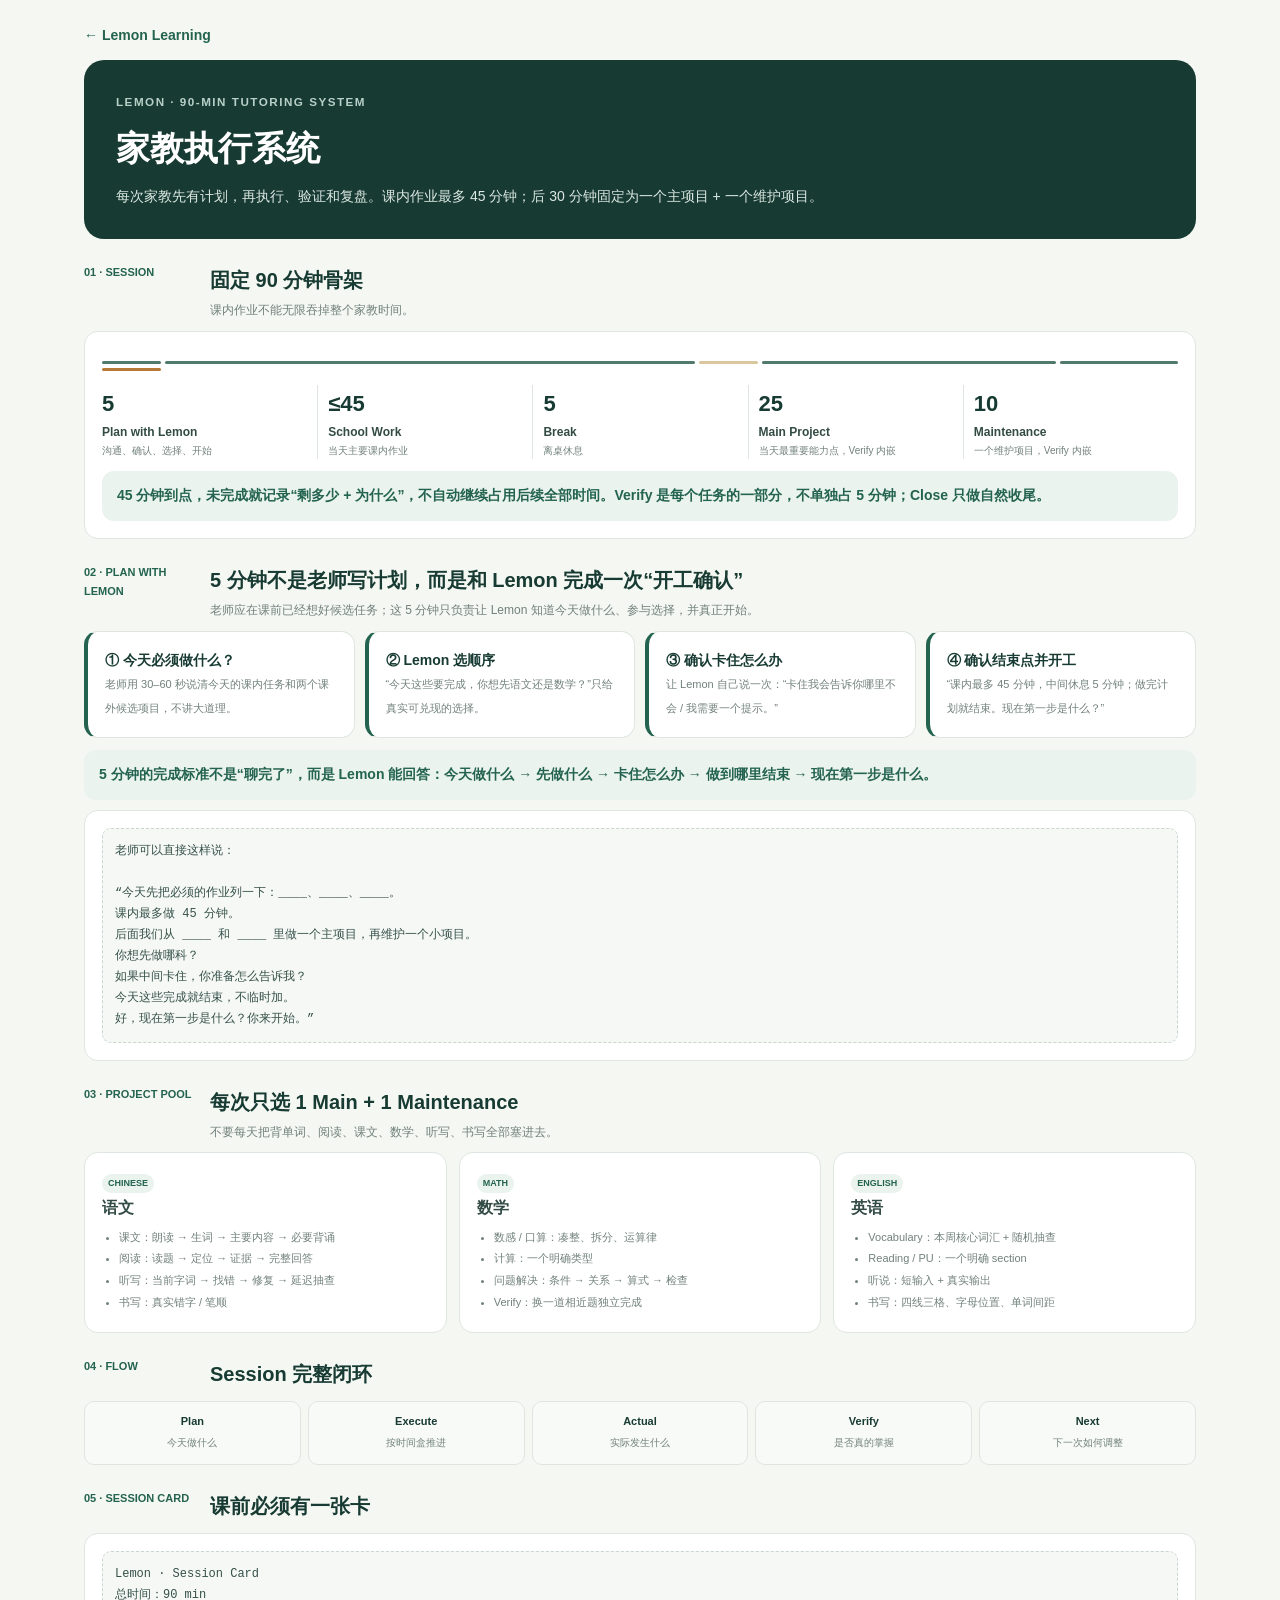
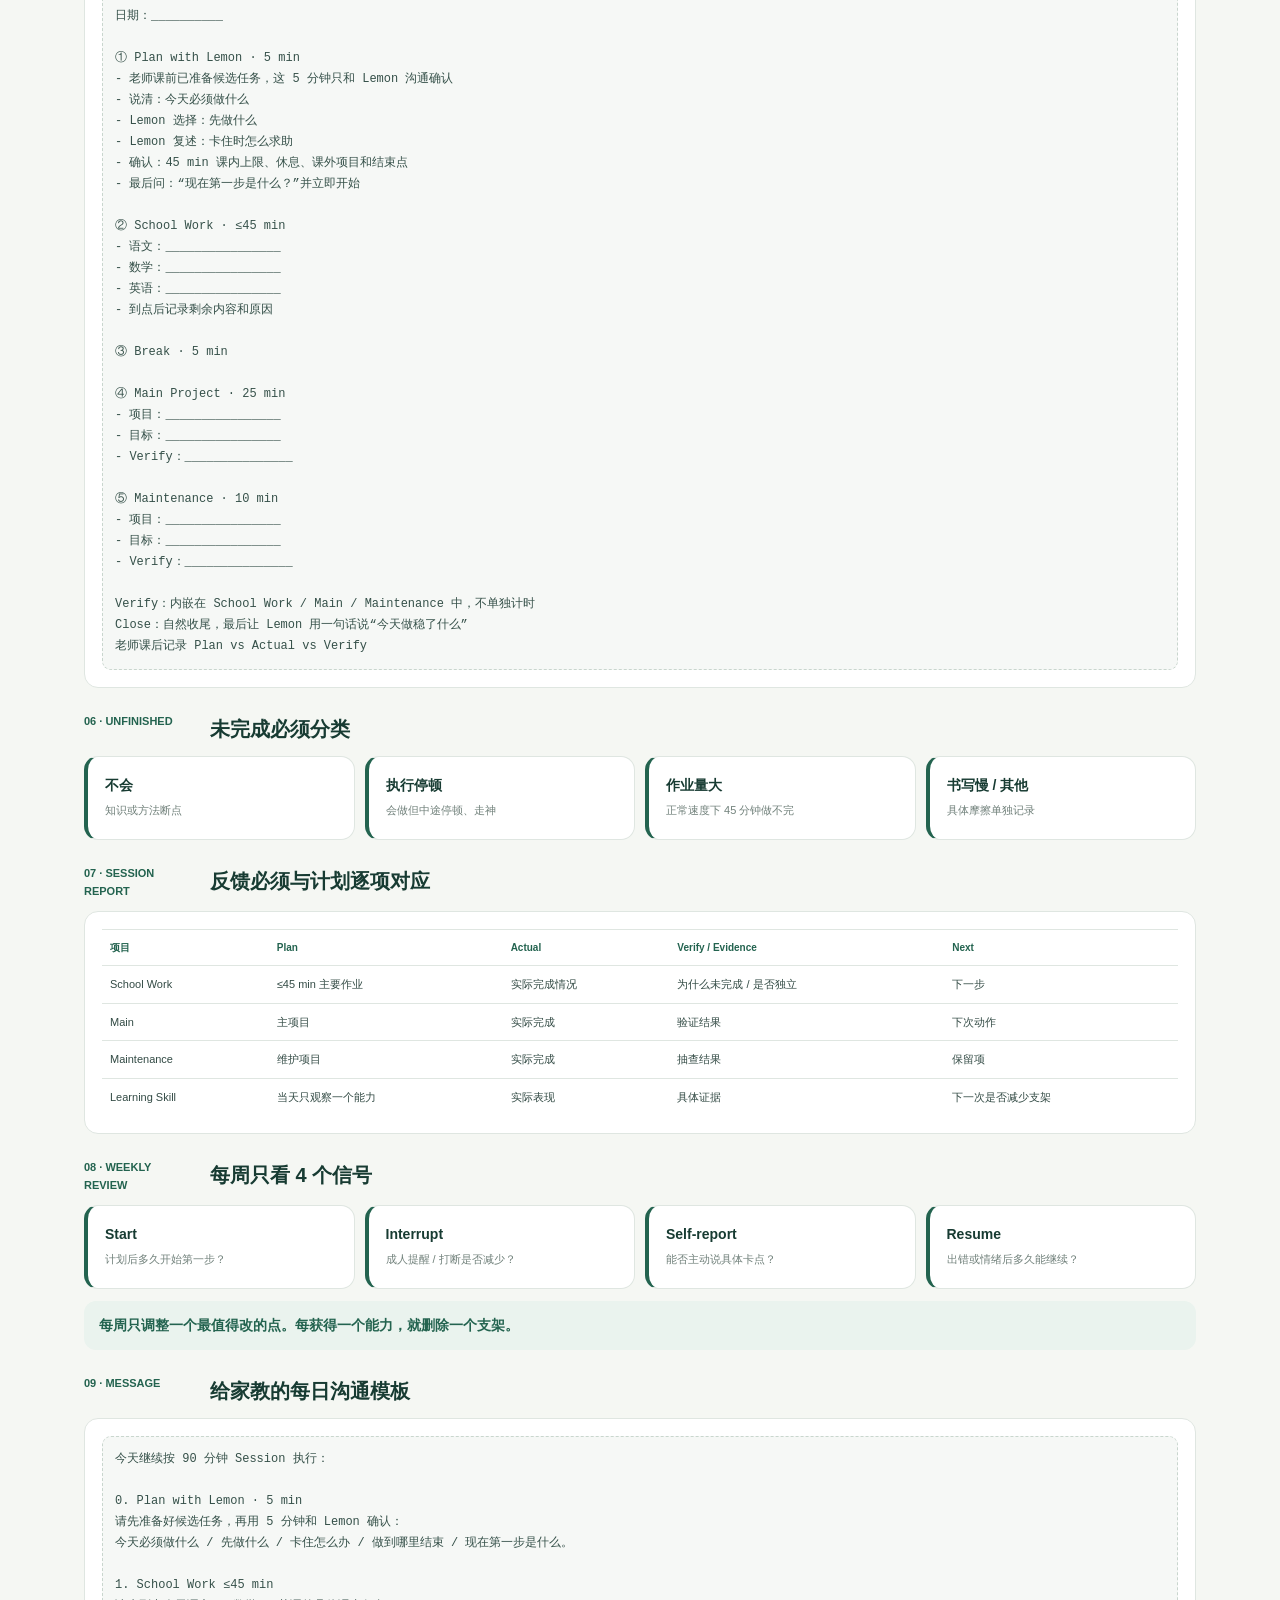
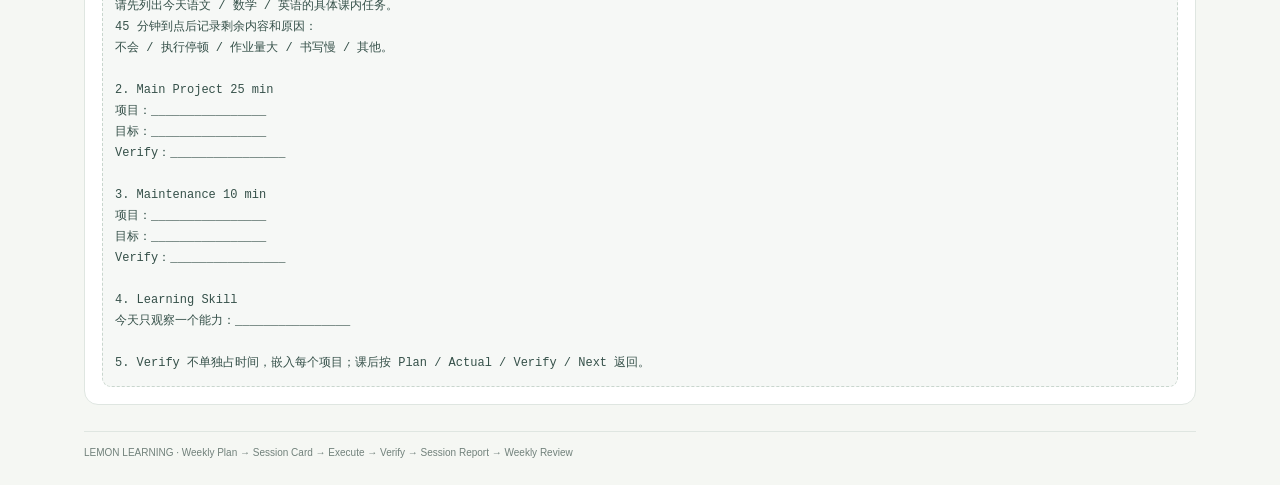
<file: docs/session/index.html>
<!doctype html>
<html lang="zh-CN">
<head>
<meta charset="utf-8">
<meta name="viewport" content="width=device-width,initial-scale=1">
<title>Lemon 家教执行系统</title>
<style>
:root{--bg:#f5f7f3;--paper:#fff;--ink:#173b32;--text:#334b45;--muted:#71817b;--line:#dfe6e1;--green:#23634f;--mint:#eaf3ee;--sand:#f7f0e5}
*{box-sizing:border-box}body{margin:0;background:var(--bg);color:var(--text);font:14px/1.7 -apple-system,BlinkMacSystemFont,"PingFang SC","Microsoft YaHei",sans-serif}.wrap{max-width:1160px;margin:auto;padding:24px}h1,h2,h3,p{margin:0}.back{display:inline-block;margin-bottom:12px;text-decoration:none;color:var(--green);font-weight:700}.hero{background:var(--ink);color:#fff;border-radius:20px;padding:30px 32px}.hero small{color:#b8d0c7;font-weight:800;letter-spacing:1.5px}.hero h1{font-size:34px;margin:6px 0 8px}.hero p{color:#dce8e3;max-width:820px}.sec{margin-top:24px}.head{display:grid;grid-template-columns:110px 1fr;gap:16px;margin-bottom:10px}.no{font-size:11px;font-weight:800;color:var(--green)}.head h2{font-size:20px;color:var(--ink)}.head p{font-size:12px;color:var(--muted);margin-top:3px}.card{background:#fff;border:1px solid var(--line);border-radius:14px;padding:17px}.grid3{display:grid;grid-template-columns:repeat(3,1fr);gap:12px}.grid4{display:grid;grid-template-columns:repeat(4,1fr);gap:10px}.timeline{display:grid;grid-template-columns:5fr 45fr 5fr 25fr 10fr;gap:4px;height:10px;margin:12px 0 14px}.timeline i{background:#527a6c;border-radius:3px}.timeline .break{background:#dbc79d}.timeline .verify{background:#b67a38}.schedule{display:grid;grid-template-columns:repeat(5,1fr)}.stage{padding:0 10px;border-left:1px solid var(--line)}.stage:first-child{border-left:0;padding-left:0}.stage strong{display:block;color:var(--ink);font-size:22px}.stage h3{font-size:12px}.stage p{font-size:10px;color:var(--muted)}.pool ul{margin:6px 0 0;padding-left:17px}.pool li{font-size:11px;color:var(--muted);margin:3px 0}.badge{display:inline-block;font-size:9px;padding:2px 6px;border-radius:99px;background:var(--mint);color:var(--green);font-weight:800}.flow{display:grid;grid-template-columns:repeat(5,1fr);gap:7px}.flow div{background:#f8faf8;border:1px solid var(--line);border-radius:10px;padding:10px;text-align:center}.flow b{display:block;color:var(--ink);font-size:11px}.flow span{font-size:10px;color:var(--muted)}.copybox{padding:12px;background:#f6f8f6;border:1px dashed #c9d6ce;border-radius:9px;white-space:pre-wrap;font:12px/1.75 ui-monospace,SFMono-Regular,Menlo,Consolas,monospace;color:#355049}.table{width:100%;border-collapse:collapse}.table th,.table td{border-top:1px solid var(--line);padding:9px 8px;text-align:left;vertical-align:top}.table th{font-size:10px;color:var(--green)}.table td{font-size:11px}.signal{border-left:4px solid var(--green)}.signal b{display:block;color:var(--ink)}.signal span{font-size:11px;color:var(--muted)}.callout{margin-top:12px;background:var(--mint);color:var(--green);border-radius:12px;padding:13px 15px;font-weight:700}.footer{margin-top:26px;padding-top:12px;border-top:1px solid var(--line);font-size:10px;color:var(--muted)}@media(max-width:820px){.wrap{padding:14px}.head{grid-template-columns:1fr;gap:2px}.grid3,.grid4,.flow{grid-template-columns:1fr}.schedule{grid-template-columns:repeat(2,1fr);gap:14px 0}.stage:nth-child(odd){border-left:0;padding-left:0}}
</style>
</head>
<body><main class="wrap">
<a class="back" href="../">← Lemon Learning</a>
<section class="hero"><small>LEMON · 90-MIN TUTORING SYSTEM</small><h1>家教执行系统</h1><p>每次家教先有计划，再执行、验证和复盘。课内作业最多 45 分钟；后 30 分钟固定为一个主项目 + 一个维护项目。</p></section>

<section class="sec"><div class="head"><div class="no">01 · SESSION</div><div><h2>固定 90 分钟骨架</h2><p>课内作业不能无限吞掉整个家教时间。</p></div></div><div class="card">
<div class="timeline"><i></i><i></i><i class="break"></i><i></i><i></i><i class="verify"></i></div>
<div class="schedule"><div class="stage"><strong>5</strong><h3>Plan with Lemon</h3><p>沟通、确认、选择、开始</p></div><div class="stage"><strong>≤45</strong><h3>School Work</h3><p>当天主要课内作业</p></div><div class="stage"><strong>5</strong><h3>Break</h3><p>离桌休息</p></div><div class="stage"><strong>25</strong><h3>Main Project</h3><p>当天最重要能力点，Verify 内嵌</p></div><div class="stage"><strong>10</strong><h3>Maintenance</h3><p>一个维护项目，Verify 内嵌</p></div></div>
<div class="callout">45 分钟到点，未完成就记录“剩多少 + 为什么”，不自动继续占用后续全部时间。Verify 是每个任务的一部分，不单独占 5 分钟；Close 只做自然收尾。</div></div></section>

<section class="sec"><div class="head"><div class="no">02 · PLAN WITH LEMON</div><div><h2>5 分钟不是老师写计划，而是和 Lemon 完成一次“开工确认”</h2><p>老师应在课前已经想好候选任务；这 5 分钟只负责让 Lemon 知道今天做什么、参与选择，并真正开始。</p></div></div><div class="grid4"><div class="card signal"><b>① 今天必须做什么？</b><span>老师用 30–60 秒说清今天的课内任务和两个课外候选项目，不讲大道理。</span></div><div class="card signal"><b>② Lemon 选顺序</b><span>“今天这些要完成，你想先语文还是数学？”只给真实可兑现的选择。</span></div><div class="card signal"><b>③ 确认卡住怎么办</b><span>让 Lemon 自己说一次：“卡住我会告诉你哪里不会 / 我需要一个提示。”</span></div><div class="card signal"><b>④ 确认结束点并开工</b><span>“课内最多 45 分钟，中间休息 5 分钟；做完计划就结束。现在第一步是什么？”</span></div></div><div class="callout">5 分钟的完成标准不是“聊完了”，而是 Lemon 能回答：<b>今天做什么 → 先做什么 → 卡住怎么办 → 做到哪里结束 → 现在第一步是什么。</b></div><div class="card" style="margin-top:10px"><div class="copybox">老师可以直接这样说：

“今天先把必须的作业列一下：____、____、____。
课内最多做 45 分钟。
后面我们从 ____ 和 ____ 里做一个主项目，再维护一个小项目。
你想先做哪科？
如果中间卡住，你准备怎么告诉我？
今天这些完成就结束，不临时加。
好，现在第一步是什么？你来开始。”</div></div></section><section class="sec"><div class="head"><div class="no">03 · PROJECT POOL</div><div><h2>每次只选 1 Main + 1 Maintenance</h2><p>不要每天把背单词、阅读、课文、数学、听写、书写全部塞进去。</p></div></div>
<div class="grid3"><div class="card pool"><span class="badge">CHINESE</span><h3>语文</h3><ul><li>课文：朗读 → 生词 → 主要内容 → 必要背诵</li><li>阅读：读题 → 定位 → 证据 → 完整回答</li><li>听写：当前字词 → 找错 → 修复 → 延迟抽查</li><li>书写：真实错字 / 笔顺</li></ul></div><div class="card pool"><span class="badge">MATH</span><h3>数学</h3><ul><li>数感 / 口算：凑整、拆分、运算律</li><li>计算：一个明确类型</li><li>问题解决：条件 → 关系 → 算式 → 检查</li><li>Verify：换一道相近题独立完成</li></ul></div><div class="card pool"><span class="badge">ENGLISH</span><h3>英语</h3><ul><li>Vocabulary：本周核心词汇 + 随机抽查</li><li>Reading / PU：一个明确 section</li><li>听说：短输入 + 真实输出</li><li>书写：四线三格、字母位置、单词间距</li></ul></div></div></section>

<section class="sec"><div class="head"><div class="no">04 · FLOW</div><div><h2>Session 完整闭环</h2></div></div><div class="flow"><div><b>Plan</b><span>今天做什么</span></div><div><b>Execute</b><span>按时间盒推进</span></div><div><b>Actual</b><span>实际发生什么</span></div><div><b>Verify</b><span>是否真的掌握</span></div><div><b>Next</b><span>下一次如何调整</span></div></div></section>

<section class="sec"><div class="head"><div class="no">05 · SESSION CARD</div><div><h2>课前必须有一张卡</h2></div></div><div class="card"><div class="copybox">Lemon · Session Card
总时间：90 min
日期：__________

① Plan with Lemon · 5 min
- 老师课前已准备候选任务，这 5 分钟只和 Lemon 沟通确认
- 说清：今天必须做什么
- Lemon 选择：先做什么
- Lemon 复述：卡住时怎么求助
- 确认：45 min 课内上限、休息、课外项目和结束点
- 最后问：“现在第一步是什么？”并立即开始

② School Work · ≤45 min
- 语文：________________
- 数学：________________
- 英语：________________
- 到点后记录剩余内容和原因

③ Break · 5 min

④ Main Project · 25 min
- 项目：________________
- 目标：________________
- Verify：_______________

⑤ Maintenance · 10 min
- 项目：________________
- 目标：________________
- Verify：_______________

Verify：内嵌在 School Work / Main / Maintenance 中，不单独计时
Close：自然收尾，最后让 Lemon 用一句话说“今天做稳了什么”
老师课后记录 Plan vs Actual vs Verify</div></div></section>

<section class="sec"><div class="head"><div class="no">06 · UNFINISHED</div><div><h2>未完成必须分类</h2></div></div><div class="grid4"><div class="card signal"><b>不会</b><span>知识或方法断点</span></div><div class="card signal"><b>执行停顿</b><span>会做但中途停顿、走神</span></div><div class="card signal"><b>作业量大</b><span>正常速度下 45 分钟做不完</span></div><div class="card signal"><b>书写慢 / 其他</b><span>具体摩擦单独记录</span></div></div></section>

<section class="sec"><div class="head"><div class="no">07 · SESSION REPORT</div><div><h2>反馈必须与计划逐项对应</h2></div></div><div class="card"><table class="table"><tr><th>项目</th><th>Plan</th><th>Actual</th><th>Verify / Evidence</th><th>Next</th></tr><tr><td>School Work</td><td>≤45 min 主要作业</td><td>实际完成情况</td><td>为什么未完成 / 是否独立</td><td>下一步</td></tr><tr><td>Main</td><td>主项目</td><td>实际完成</td><td>验证结果</td><td>下次动作</td></tr><tr><td>Maintenance</td><td>维护项目</td><td>实际完成</td><td>抽查结果</td><td>保留项</td></tr><tr><td>Learning Skill</td><td>当天只观察一个能力</td><td>实际表现</td><td>具体证据</td><td>下一次是否减少支架</td></tr></table></div></section>

<section class="sec"><div class="head"><div class="no">08 · WEEKLY REVIEW</div><div><h2>每周只看 4 个信号</h2></div></div><div class="grid4"><div class="card signal"><b>Start</b><span>计划后多久开始第一步？</span></div><div class="card signal"><b>Interrupt</b><span>成人提醒 / 打断是否减少？</span></div><div class="card signal"><b>Self-report</b><span>能否主动说具体卡点？</span></div><div class="card signal"><b>Resume</b><span>出错或情绪后多久能继续？</span></div></div><div class="callout">每周只调整一个最值得改的点。每获得一个能力，就删除一个支架。</div></section>

<section class="sec"><div class="head"><div class="no">09 · MESSAGE</div><div><h2>给家教的每日沟通模板</h2></div></div><div class="card"><div class="copybox">今天继续按 90 分钟 Session 执行：

0. Plan with Lemon · 5 min
请先准备好候选任务，再用 5 分钟和 Lemon 确认：
今天必须做什么 / 先做什么 / 卡住怎么办 / 做到哪里结束 / 现在第一步是什么。

1. School Work ≤45 min
请先列出今天语文 / 数学 / 英语的具体课内任务。
45 分钟到点后记录剩余内容和原因：
不会 / 执行停顿 / 作业量大 / 书写慢 / 其他。

2. Main Project 25 min
项目：________________
目标：________________
Verify：________________

3. Maintenance 10 min
项目：________________
目标：________________
Verify：________________

4. Learning Skill
今天只观察一个能力：________________

5. Verify 不单独占时间，嵌入每个项目；课后按 Plan / Actual / Verify / Next 返回。</div></div></section>

<footer class="footer">LEMON LEARNING · Weekly Plan → Session Card → Execute → Verify → Session Report → Weekly Review</footer>
</main></body></html>
</file>
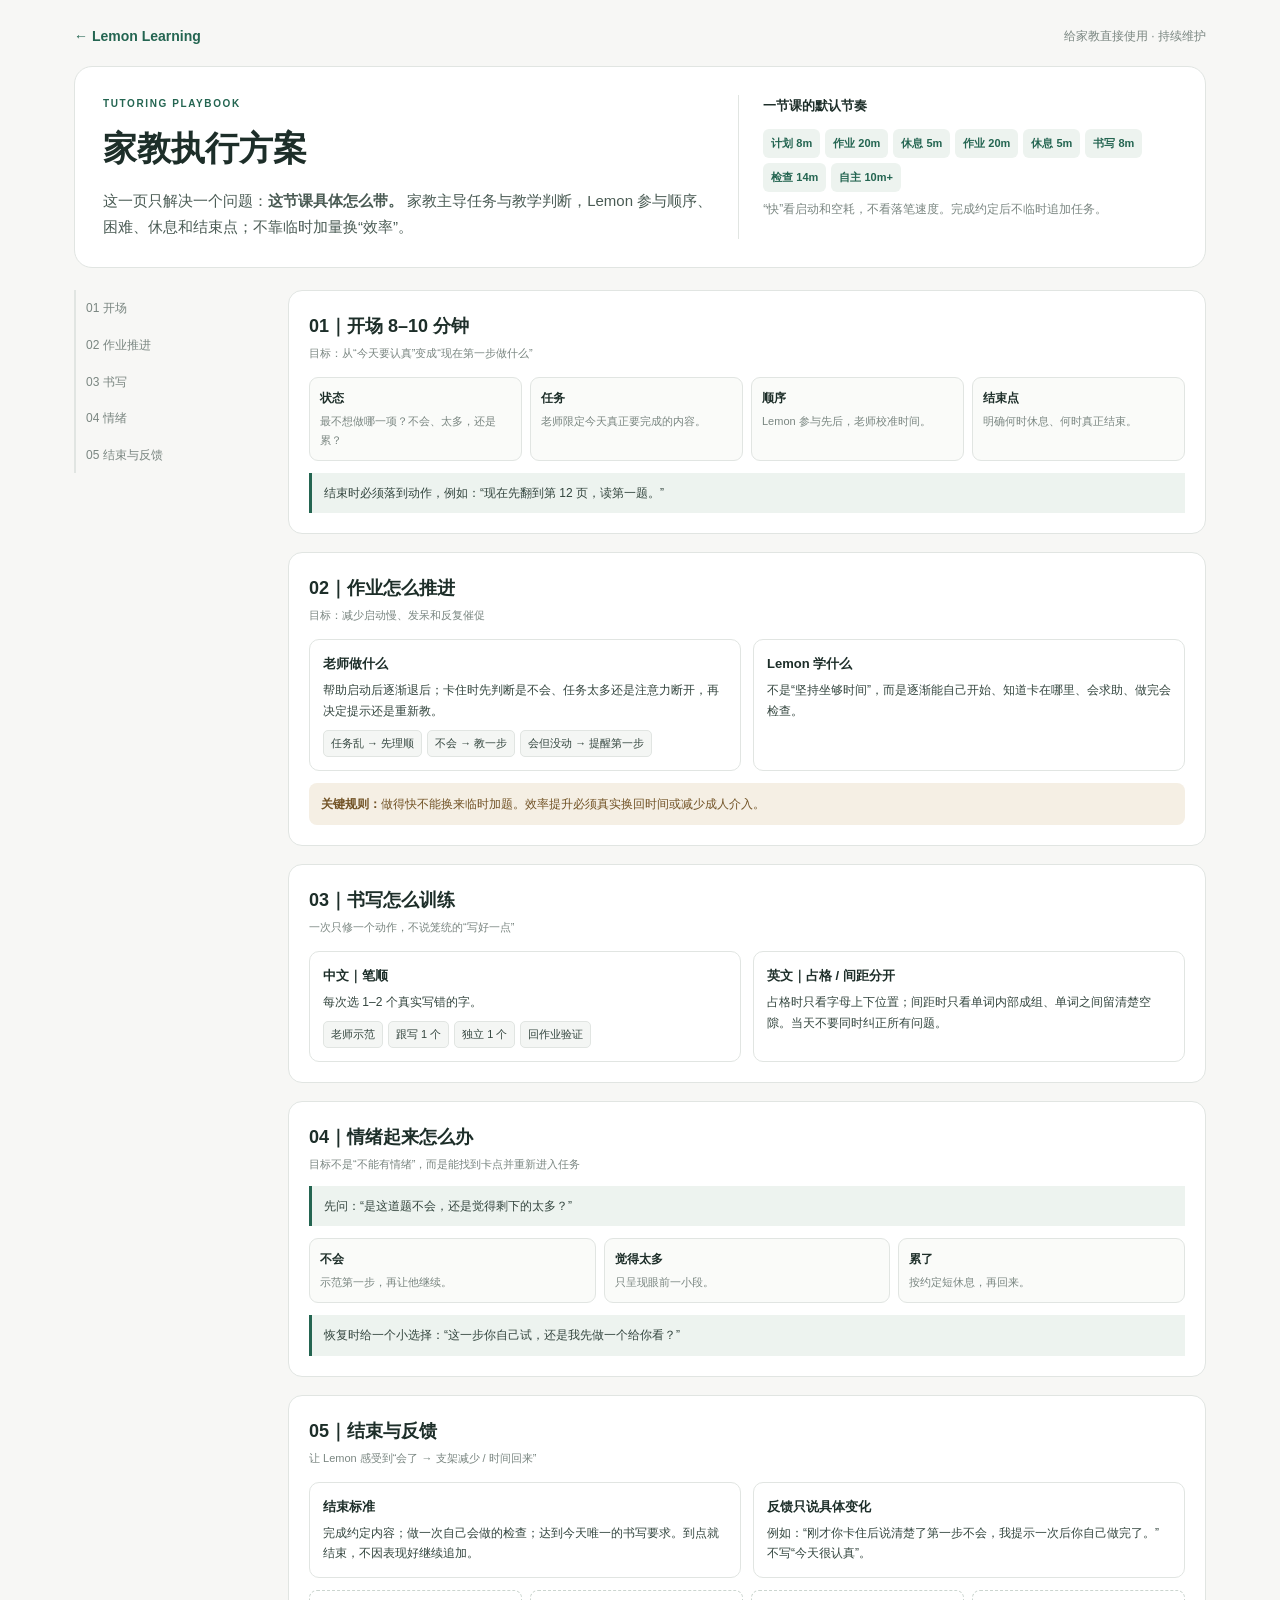
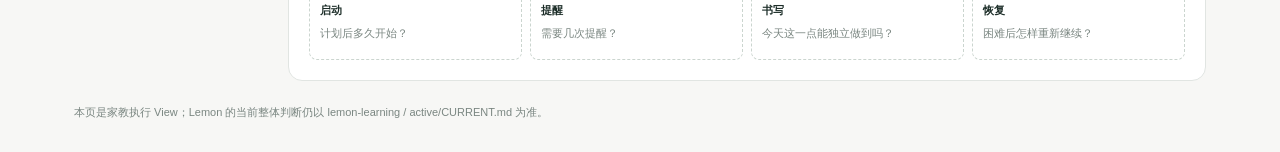
<file: docs/tutoring/index.html>
<!doctype html>
<html lang="zh-CN">
<head>
<meta charset="utf-8">
<meta name="viewport" content="width=device-width,initial-scale=1">
<meta name="description" content="Lemon 家教执行 Playbook：开场、作业推进、书写、情绪与结束反馈。">
<title>Lemon｜家教执行 Playbook</title>
<style>
:root{--bg:#f7f7f5;--paper:#fff;--ink:#1d2e29;--text:#34463f;--muted:#7a8681;--line:#e1e5e2;--green:#246551;--soft:#edf3ef;--sand:#f5efe4}*{box-sizing:border-box}body{margin:0;background:var(--bg);color:var(--text);font:14px/1.72 -apple-system,BlinkMacSystemFont,"PingFang SC","Microsoft YaHei",sans-serif}.layout{max-width:1180px;margin:auto;padding:24px}.top{display:flex;justify-content:space-between;align-items:center;margin-bottom:18px}.top a{text-decoration:none;color:var(--green);font-weight:700}.top span{font-size:12px;color:var(--muted)}.header{display:grid;grid-template-columns:1.25fr .9fr;gap:26px;background:#fff;border:1px solid var(--line);border-radius:18px;padding:28px}.eyebrow{font-size:10px;letter-spacing:1.6px;font-weight:700;color:var(--green)}h1,h2,h3,p{margin:0}h1{font-size:34px;color:var(--ink);margin-top:7px}.lead{margin-top:10px;font-size:15px;color:#4a5b54;max-width:680px}.quick{border-left:1px solid var(--line);padding-left:24px}.quick b{display:block;color:var(--ink);font-size:13px}.quick p{margin-top:7px;font-size:12px;color:var(--muted)}.timeline{margin-top:12px;display:flex;gap:5px;flex-wrap:wrap}.timeline span{background:var(--soft);padding:5px 8px;border-radius:6px;font-size:11px;color:var(--green);font-weight:700}.main{display:grid;grid-template-columns:190px 1fr;gap:24px;margin-top:22px}.side{position:sticky;top:18px;height:max-content}.side a{display:block;text-decoration:none;color:var(--muted);padding:8px 10px;border-left:2px solid var(--line);font-size:12px}.side a:hover{color:var(--green);border-color:var(--green)}.content{display:grid;gap:18px}.section{background:var(--paper);border:1px solid var(--line);border-radius:14px;padding:20px}.section h2{font-size:18px;color:var(--ink)}.section .sub{font-size:11px;color:var(--muted);margin-top:2px}.steps{display:grid;grid-template-columns:repeat(4,1fr);gap:8px;margin-top:14px}.step{background:#fafbf9;border:1px solid var(--line);border-radius:9px;padding:10px}.step b{display:block;color:var(--ink);font-size:12px}.step p{font-size:11px;color:var(--muted);margin-top:3px}.callout{margin-top:12px;background:var(--soft);border-left:3px solid var(--green);padding:10px 12px;font-size:12px}.cols{display:grid;grid-template-columns:1fr 1fr;gap:12px;margin-top:14px}.box{border:1px solid var(--line);border-radius:10px;padding:13px}.box h3{font-size:13px;color:var(--ink)}.box p{font-size:12px;margin-top:5px}.flow{display:flex;flex-wrap:wrap;gap:5px;margin-top:8px}.flow span{background:#f4f6f4;border:1px solid var(--line);padding:3px 7px;border-radius:5px;font-size:11px}.decision{display:grid;grid-template-columns:repeat(3,1fr);gap:8px;margin-top:12px}.decision div{background:#fafbf9;border:1px solid var(--line);border-radius:9px;padding:10px}.decision b{display:block;color:var(--ink);font-size:12px}.decision p{font-size:11px;color:var(--muted);margin-top:3px}.record{display:grid;grid-template-columns:repeat(4,1fr);gap:8px;margin-top:12px}.record div{border:1px dashed #cbd5cf;border-radius:8px;padding:10px;min-height:70px}.record b{display:block;color:var(--ink);font-size:11px}.record span{font-size:11px;color:var(--muted)}.rule{margin-top:12px;background:var(--sand);padding:11px 12px;border-radius:8px;font-size:12px;color:#725326}.footer{margin:22px 0 6px;font-size:11px;color:var(--muted)}@media(max-width:820px){.layout{padding:14px}.header{grid-template-columns:1fr}.quick{border-left:0;border-top:1px solid var(--line);padding:16px 0 0}.main{grid-template-columns:1fr}.side{position:static;display:flex;overflow:auto;gap:3px}.side a{white-space:nowrap;border-left:0;border-bottom:2px solid var(--line)}.steps{grid-template-columns:1fr 1fr}.cols{grid-template-columns:1fr}.record{grid-template-columns:1fr 1fr}}@media(max-width:520px){.steps,.decision,.record{grid-template-columns:1fr}h1{font-size:29px}}
</style>
</head>
<body><main class="layout">
<div class="top"><a href="../">← Lemon Learning</a><span>给家教直接使用 · 持续维护</span></div>
<section class="header">
<div><div class="eyebrow">TUTORING PLAYBOOK</div><h1>家教执行方案</h1><p class="lead">这一页只解决一个问题：<b>这节课具体怎么带。</b> 家教主导任务与教学判断，Lemon 参与顺序、困难、休息和结束点；不靠临时加量换“效率”。</p></div>
<div class="quick"><b>一节课的默认节奏</b><div class="timeline"><span>计划 8m</span><span>作业 20m</span><span>休息 5m</span><span>作业 20m</span><span>休息 5m</span><span>书写 8m</span><span>检查 14m</span><span>自主 10m+</span></div><p>“快”看启动和空耗，不看落笔速度。完成约定后不临时追加任务。</p></div>
</section>
<div class="main">
<nav class="side"><a href="#start">01 开场</a><a href="#work">02 作业推进</a><a href="#write">03 书写</a><a href="#emotion">04 情绪</a><a href="#finish">05 结束与反馈</a></nav>
<div class="content">
<section class="section" id="start"><h2>01｜开场 8–10 分钟</h2><p class="sub">目标：从“今天要认真”变成“现在第一步做什么”</p><div class="steps"><div class="step"><b>状态</b><p>最不想做哪一项？不会、太多，还是累？</p></div><div class="step"><b>任务</b><p>老师限定今天真正要完成的内容。</p></div><div class="step"><b>顺序</b><p>Lemon 参与先后，老师校准时间。</p></div><div class="step"><b>结束点</b><p>明确何时休息、何时真正结束。</p></div></div><div class="callout">结束时必须落到动作，例如：“现在先翻到第 12 页，读第一题。”</div></section>
<section class="section" id="work"><h2>02｜作业怎么推进</h2><p class="sub">目标：减少启动慢、发呆和反复催促</p><div class="cols"><div class="box"><h3>老师做什么</h3><p>帮助启动后逐渐退后；卡住时先判断是不会、任务太多还是注意力断开，再决定提示还是重新教。</p><div class="flow"><span>任务乱 → 先理顺</span><span>不会 → 教一步</span><span>会但没动 → 提醒第一步</span></div></div><div class="box"><h3>Lemon 学什么</h3><p>不是“坚持坐够时间”，而是逐渐能自己开始、知道卡在哪里、会求助、做完会检查。</p></div></div><div class="rule"><b>关键规则：</b>做得快不能换来临时加题。效率提升必须真实换回时间或减少成人介入。</div></section>
<section class="section" id="write"><h2>03｜书写怎么训练</h2><p class="sub">一次只修一个动作，不说笼统的“写好一点”</p><div class="cols"><div class="box"><h3>中文｜笔顺</h3><p>每次选 1–2 个真实写错的字。</p><div class="flow"><span>老师示范</span><span>跟写 1 个</span><span>独立 1 个</span><span>回作业验证</span></div></div><div class="box"><h3>英文｜占格 / 间距分开</h3><p>占格时只看字母上下位置；间距时只看单词内部成组、单词之间留清楚空隙。当天不要同时纠正所有问题。</p></div></div></section>
<section class="section" id="emotion"><h2>04｜情绪起来怎么办</h2><p class="sub">目标不是“不能有情绪”，而是能找到卡点并重新进入任务</p><div class="callout">先问：“是这道题不会，还是觉得剩下的太多？”</div><div class="decision"><div><b>不会</b><p>示范第一步，再让他继续。</p></div><div><b>觉得太多</b><p>只呈现眼前一小段。</p></div><div><b>累了</b><p>按约定短休息，再回来。</p></div></div><div class="callout">恢复时给一个小选择：“这一步你自己试，还是我先做一个给你看？”</div></section>
<section class="section" id="finish"><h2>05｜结束与反馈</h2><p class="sub">让 Lemon 感受到“会了 → 支架减少 / 时间回来”</p><div class="cols"><div class="box"><h3>结束标准</h3><p>完成约定内容；做一次自己会做的检查；达到今天唯一的书写要求。到点就结束，不因表现好继续追加。</p></div><div class="box"><h3>反馈只说具体变化</h3><p>例如：“刚才你卡住后说清楚了第一步不会，我提示一次后你自己做完了。” 不写“今天很认真”。</p></div></div><div class="record"><div><b>启动</b><span>计划后多久开始？</span></div><div><b>提醒</b><span>需要几次提醒？</span></div><div><b>书写</b><span>今天这一点能独立做到吗？</span></div><div><b>恢复</b><span>困难后怎样重新继续？</span></div></div></section>
</div></div>
<p class="footer">本页是家教执行 View；Lemon 的当前整体判断仍以 lemon-learning / active/CURRENT.md 为准。</p>
</main></body></html>
</file>
<file: docs/task-ruler.css>
:root{--ink:#20352e;--muted:#64766b;--line:#dce5dd;--paper:#fff;--bg:#f5f7f3;--accent:#2d674e;--soft:#edf4ee;--warn:#805c2e}*{box-sizing:border-box}html{scroll-behavior:smooth;scroll-padding-top:85px}body{margin:0;color:var(--ink);background:var(--bg);font:15px/1.65 system-ui,-apple-system,"PingFang SC","Microsoft YaHei",sans-serif}a{color:var(--accent)}button,input,select,textarea{font:inherit}button{cursor:pointer}button,a,input,select,textarea{touch-action:manipulation}button:focus-visible,a:focus-visible,input:focus-visible,select:focus-visible,textarea:focus-visible{outline:3px solid #92b6a0;outline-offset:2px}[hidden]{display:none!important}.shell{max-width:1140px;padding:0 24px 50px;margin:auto}.top{display:flex;align-items:center;justify-content:space-between;gap:16px;border-bottom:1px solid var(--line);padding:17px 0}.brand{font-size:14px;letter-spacing:.06em;font-weight:850;text-decoration:none;color:var(--ink)}.resources{display:flex;flex-wrap:wrap;gap:8px 16px;font-size:13px}.resources a{text-decoration:none}.title{padding:22px 0 14px;display:flex;justify-content:space-between;gap:22px;align-items:center}.eyebrow{font-size:12px;color:var(--accent);font-weight:750}h1{font-size:29px;line-height:1.25;margin:5px 0 10px;letter-spacing:-.02em}h2{font-size:21px;line-height:1.4;margin:0}h3{font-size:16px;margin:0 0 8px}p{margin:6px 0}.lead{color:var(--muted);font-size:14px;margin:0;max-width:750px}.date{width:185px;flex-shrink:0}.date label{font-size:12px;color:var(--muted)}.nav{display:flex;gap:2px;position:sticky;top:0;z-index:10;background:var(--bg);border-bottom:1px solid var(--line);margin-bottom:22px;padding:5px 0}.nav a{padding:12px 16px;font-weight:750;text-decoration:none;font-size:14px;flex:1;white-space:nowrap}.nav a:hover,.nav a[aria-current]{background:var(--soft);border-radius:8px}.nav b{font-size:11px;margin-right:8px;color:var(--muted)}.stage{border:1px solid var(--line);background:var(--paper);padding:24px;border-radius:12px;margin:0 0 22px;scroll-margin-top:82px}.section-head{display:flex;align-items:center;gap:11px;margin-bottom:13px}.index{font-variant-numeric:tabular-nums;font-size:18px;font-weight:800;color:#52755e}.note{font-size:13px;color:var(--muted)}.notice{border-left:3px solid #96b29b;background:#f6faf6;padding:10px 13px;margin:12px 0;font-size:13px}.warning{color:var(--warn);background:#fbf5eb;border-color:#c9ab7d}.grid{display:grid;grid-template-columns:repeat(2,minmax(0,1fr));gap:14px}.grid3{display:grid;grid-template-columns:repeat(3,minmax(0,1fr));gap:14px}.field{display:flex;flex-direction:column;gap:5px;min-width:0}.field label{font-size:13px;font-weight:700}.field small{font-size:12px;color:var(--muted)}input:not([type=checkbox]),select,textarea{width:100%;border:1px solid #cfdacf;border-radius:7px;padding:9px 10px;background:white;color:var(--ink);min-width:0}textarea{resize:vertical;min-height:66px}input[type=checkbox]{width:17px;height:17px;accent-color:var(--accent);flex-shrink:0}.wide{grid-column:1/-1}.btn{background:var(--accent);color:#fff;border:1px solid var(--accent);border-radius:7px;padding:9px 14px;text-decoration:none;display:inline-flex;align-items:center;justify-content:center;font-size:14px;font-weight:700;line-height:1.5}.btn.secondary{background:#fff;color:var(--accent);border-color:#cfdccd}.btn.small{font-size:12px;padding:5px 10px}.btn:disabled{opacity:.5;cursor:not-allowed}.actions{display:flex;gap:10px;flex-wrap:wrap;align-items:center;margin-top:17px}.row{display:flex;align-items:center;gap:10px;flex-wrap:wrap}.metrics{display:grid;grid-template-columns:repeat(3,minmax(0,1fr));gap:0;margin:16px 0;border:1px solid var(--line);border-radius:9px;overflow:hidden}.metric{padding:13px 16px;min-width:0;border-right:1px solid var(--line)}.metric:last-child{border:0}.metric label{display:block;color:var(--muted);font-size:12px}.metric strong{display:block;font-size:21px;font-weight:780;margin:3px 0}.metric small{display:block;font-size:12px;color:var(--muted)}.quiet{font-size:12px;color:var(--muted)}details{border-top:1px solid var(--line);padding:12px 0 0;margin-top:15px}summary{cursor:pointer;font-size:14px;font-weight:750;color:var(--accent)}details p{font-size:13px;color:var(--muted)}.scroll{overflow-x:auto;margin-top:12px}table{width:100%;border-collapse:collapse;font-size:13px}caption{text-align:left;color:var(--muted);margin-bottom:8px;font-size:12px}th,td{text-align:left;padding:10px;border-bottom:1px solid var(--line);vertical-align:top}th{background:#f2f6f0;font-size:12px}td:first-child{font-weight:650}.check{display:flex;align-items:flex-start;gap:9px;margin:9px 0;font-size:13px}.budget{padding:12px 0 9px;border-bottom:1px solid var(--line);margin-bottom:16px;font-size:14px}.task-line{display:grid;grid-template-columns:minmax(0,1fr) auto;gap:12px;padding:12px 0;border-bottom:1px solid var(--line);align-items:center}.task-line b{display:block;font-size:14px}.task-line p{margin:2px 0;font-size:12px;color:var(--muted)}.pill{display:inline-block;font-size:11px;color:var(--accent);background:var(--soft);border-radius:5px;padding:2px 6px;margin:0 5px}.empty{border:1px dashed #cfdacb;border-radius:8px;padding:16px;text-align:center;color:var(--muted);font-size:13px}.result{border:1px solid var(--line);border-radius:9px;margin:12px 0;padding:17px}.result header{display:flex;justify-content:space-between;gap:10px;margin-bottom:10px}.result header strong{font-size:16px}.result .metrics{margin:10px 0 15px}.result .metric strong{font-size:18px}.verdict{background:var(--soft);border-radius:7px;padding:10px 12px;font-size:13px;margin-top:13px;white-space:pre-line}.muted{color:var(--muted)}.growth{padding:14px 0;border-top:1px solid var(--line)}.growth:first-child{border:0}.growth p{font-size:13px;margin:4px 0}.context-grid{display:grid;grid-template-columns:1fr 1fr;gap:17px;margin-top:12px}.calendar{margin:10px 0;color:var(--muted);font-size:13px}.guide-grid{display:grid;grid-template-columns:1fr 1fr;gap:16px}.guide-point p{font-size:13px}.guide-point-top{display:flex;gap:7px}.guide-point-top small{font-size:11px;color:var(--muted)}.guide-point{padding:9px 0;border-bottom:1px solid var(--line)}.guide-progress-row{margin-top:10px}.guide-progress-row strong{font-size:13px}.guide-inputs{display:grid;grid-template-columns:1fr 1fr 110px;gap:7px;margin-top:6px}.guide-inputs input,.guide-inputs select{font-size:12px}.guide-week-row{display:grid;grid-template-columns:90px 1fr;gap:6px;margin:9px 0;font-size:13px}.guide-week-row small{grid-column:2;color:var(--muted)}.guide-when,.school-note{font-size:12px;color:var(--muted)}.toast{position:fixed;bottom:16px;left:50%;transform:translateX(-50%);z-index:30;background:#233e30;color:white;border-radius:9px;max-width:92vw;min-width:200px;padding:11px 17px;font-size:13px;box-shadow:0 2px 14px #0002}.footer{font-size:12px;color:var(--muted);margin-top:18px}.end-note{font-size:13px;color:var(--accent)}.noscript{border:1px solid #ccb08b;padding:12px;margin:10px;background:#fff6e9}@media(max-width:760px){.shell{padding:0 14px 32px}.top{align-items:flex-start;gap:10px;flex-direction:column;padding:14px 0}.title{align-items:flex-start;flex-direction:column;padding:18px 0 12px}.title .date{width:100%;max-width:220px}h1{font-size:25px}.stage{padding:17px;margin-bottom:17px}.grid3{grid-template-columns:1fr 1fr}.metrics .metric{padding:11px 9px}.metric strong{font-size:18px}.nav a{font-size:13px;padding:11px 4px;text-align:center}.nav b{display:none}.context-grid,.guide-grid{grid-template-columns:1fr}.guide-inputs{grid-template-columns:1fr 1fr}.guide-inputs select{grid-column:1/-1}}@media(max-width:480px){.grid{grid-template-columns:1fr}.grid3{grid-template-columns:1fr 1fr}.metrics{grid-template-columns:1fr}.metric{border-right:0;border-bottom:1px solid var(--line);display:grid;grid-template-columns:100px 1fr;gap:0 8px;padding:10px 13px}.metric label{align-self:center}.metric strong{font-size:18px;margin:0}.metric small{grid-column:2}.task-line{grid-template-columns:1fr}.result{padding:12px}.result header{flex-direction:column}.resources{gap:7px 14px}.nav a{font-size:12px}.grid3 .field label{font-size:12px}.stage{scroll-margin-top:62px}}
@media print{body{background:white}.shell{max-width:none;padding:0}.top,.nav,.btn,.actions,.resources,.toast,.no-print,.date-card{display:none!important}details{display:block}.stage{page-break-inside:auto;border:0;border-top:1px solid #aaa;border-radius:0;padding:15px 0}.result,.metric{break-inside:avoid}.title{padding:0}.grid,.grid3{gap:10px}.footer{margin-top:0}}
</file>
<file: docs/learning-background.css>
/* Background belongs before the workflow, not inside a collapsed footer.
   Rules are scoped here so the task ruler, agreement and measurement views stay intact. */
.background-heading{display:flex;align-items:center;justify-content:space-between;gap:18px;margin-bottom:8px}
.background-heading h2{font-size:23px;margin-top:4px}
.background-heading>a{font-size:13px;white-space:nowrap;text-decoration:none}
.background-calendar{margin:18px 0;border:1px solid var(--line);border-radius:9px;padding:14px}
.background-weekbar{display:flex;align-items:center;justify-content:space-between;gap:12px;margin-bottom:12px}
.background-weekbar>strong{font-size:14px;font-variant-numeric:tabular-nums}
.background-week{display:grid;grid-template-columns:repeat(7,minmax(0,1fr));gap:7px}
.background-day{background:#f9fbf8;border:1px solid var(--line);border-radius:8px;padding:10px 4px;color:var(--ink);text-align:center;min-width:0}
.background-day>span,.background-day>strong,.background-day>small{display:block}
.background-day>span{font-size:12px;color:var(--muted)}
.background-day>strong{font-size:20px;line-height:1.6}
.background-day>small{font-size:11px;color:var(--accent);line-height:1.4;white-space:nowrap}
.background-day[aria-pressed="true"]{background:var(--soft);border-color:#729b85;box-shadow:inset 0 0 0 1px #729b85}
.background-layout{display:grid;grid-template-columns:minmax(0,.84fr) minmax(0,1.16fr);gap:18px;align-items:start}
.background-panel{min-width:0}
.background-panel>h3{font-size:16px;margin-bottom:12px}
.background-school{border-bottom:1px solid var(--line);padding-bottom:12px}
.background-school>strong{font-size:14px}
.background-lessons{display:grid;grid-template-columns:repeat(2,minmax(0,1fr));gap:7px;padding:0;margin:12px 0;list-style:none}
.background-lessons>li{display:flex;align-items:center;gap:8px;border:1px solid var(--line);border-radius:7px;padding:8px;min-width:0;font-size:13px}
.background-lessons small{font-size:11px;color:var(--muted);flex-shrink:0}
.background-extra{padding:12px 0}
.background-extra h4{font-size:14px;margin:0 0 9px}
.background-class{display:flex;align-items:baseline;gap:8px;background:var(--soft);border-radius:7px;padding:9px 10px;margin:7px 0;font-size:13px}
.background-class>strong{white-space:nowrap}
.background-routine{font-size:12px;color:var(--muted);margin:0}
.background .guide-grid{gap:14px}
.background .guide-grid>div{min-width:0}
.background .guide-grid h3{font-size:14px;margin:0 0 4px}
.background .guide-point-top{flex-wrap:wrap;gap:4px 8px}
.background .guide-point-top b{font-size:13px}
.background .guide-point p{line-height:1.75}
.background #guideScope{font-size:12px;margin:12px 0 0}
.background .guide-week-row{grid-template-columns:82px minmax(0,1fr)}
.background-link{font-size:12px;color:var(--muted);border-top:1px solid var(--line);padding-top:12px;margin:18px 0 0}
.background-link a{text-decoration:none}
@media(max-width:960px){.background-layout{grid-template-columns:1fr;gap:22px}.background-lessons{grid-template-columns:repeat(3,minmax(0,1fr))}.background-extra{padding-bottom:8px}}
@media(max-width:760px){.background-heading{align-items:flex-start}.background-heading h2{font-size:21px}.background-heading>a{font-size:12px}.background .guide-grid{grid-template-columns:1fr 1fr}.background-week{gap:4px}.background-weekbar{flex-wrap:wrap}.background-weekbar>strong{font-size:13px}.background-weekbar .row{gap:5px}}
@media(max-width:480px){.background-heading{display:block}.background-heading>a{display:inline-block;margin-top:5px}.background-calendar{padding:10px;margin:14px 0}.background-weekbar>strong{order:-1;width:100%;text-align:center}.background-day{padding:8px 2px}.background-day>strong{font-size:18px}.background-day>small{font-size:10px}.background-lessons{grid-template-columns:repeat(2,minmax(0,1fr))}.background .guide-grid{grid-template-columns:1fr;gap:18px}.background .guide-point{padding:9px 0}.background .guide-week-row{grid-template-columns:70px minmax(0,1fr)}}
@media print{.background-calendar,.background-heading>a,.background-link{display:none}.background-layout{display:block}.background-panel{margin:12px 0}.background-lessons{grid-template-columns:repeat(3,minmax(0,1fr))}.background{break-after:auto}}
</file>
<file: docs/plan-generator.css>
/* Scoped to the proposal; existing background, ruler and evidence forms are unchanged. */
.planner-box{border:1px solid #bed3c4;border-radius:10px;background:#f7fbf7;padding:18px;margin:17px 0;scroll-margin-top:85px}
.planner-head{display:flex;align-items:center;justify-content:space-between;gap:18px}.planner-head .btn{white-space:nowrap}.planner-head h3{margin:0}.planner-head p{margin:4px 0}
.gp-summary{padding:13px 0;border-top:1px solid var(--line);border-bottom:1px solid var(--line);margin:13px 0}.gp-summary p{font-size:13px}
.gp-candidate{display:flex;align-items:center;gap:12px;justify-content:space-between;padding:8px 0;border-bottom:1px solid var(--line);font-size:13px}
.gp-task{padding:16px;background:#fff;border:1px solid var(--line);border-radius:9px;margin:12px 0}
.gp-task-head{display:flex;align-items:center;justify-content:space-between;gap:10px}.gp-task-head .check{margin:0;font-size:15px}.gp-task .grid{margin:13px 0 8px}
.gp-basis{font-size:12px;color:#486950;padding:8px 0;margin:0;border-bottom:1px solid var(--line)}
.gp-gap{display:flex;gap:13px;align-items:center;justify-content:space-between;border-bottom:1px solid var(--line);padding:11px 0;font-size:13px}.gp-gap p{margin:3px 0}.gp-gap .btn{white-space:nowrap}
.gp-timeline>div{display:grid;grid-template-columns:90px 1fr;gap:13px;padding:8px 0;border-bottom:1px solid var(--line);font-size:13px}.gp-timeline span{color:var(--muted)}.gp-timeline b{font-weight:600}
@media(max-width:600px){.planner-box{padding:13px}.planner-head{align-items:flex-start;flex-direction:column;gap:10px}.gp-task{padding:12px}.gp-task-head,.gp-gap{flex-wrap:wrap}.gp-timeline>div{grid-template-columns:70px 1fr}.gp-candidate{align-items:flex-start}.gp-task .grid{grid-template-columns:1fr 1fr}}
@media print{.planner-box{display:none}}
</file>
<file: docs/unit-review.css>
.unit-review-grid{display:grid;grid-template-columns:repeat(2,minmax(0,1fr));gap:14px;margin-top:15px}
.unit-review-card{border:1px solid var(--line);border-radius:10px;padding:16px;min-width:0}
.unit-review-card header{display:flex;justify-content:space-between;gap:12px;align-items:flex-start}
.unit-review-card header strong{white-space:nowrap;font-size:17px;color:var(--accent)}
.unit-review-progress{background:var(--soft);padding:9px 11px;border-radius:7px;font-size:12px;margin:12px 0}
.unit-review-card ol{list-style:none;margin:0;padding:0}
.unit-review-card li{display:flex;justify-content:space-between;gap:12px;padding:9px 0;border-bottom:1px solid var(--line);font-size:13px}
.unit-review-card li small{display:block;color:var(--muted);font-size:12px}
.unit-review-card li em{white-space:nowrap;font-style:normal;color:var(--accent)}
.unit-review-entry{display:flex;flex-direction:column;gap:8px;margin-top:14px}
.unit-review-entry label{font-size:13px;font-weight:700}
.unit-review-entry button{align-self:flex-start}
@media(max-width:760px){.unit-review-grid{grid-template-columns:1fr}}
@media print{.unit-review-entry{display:none}}
</file>
